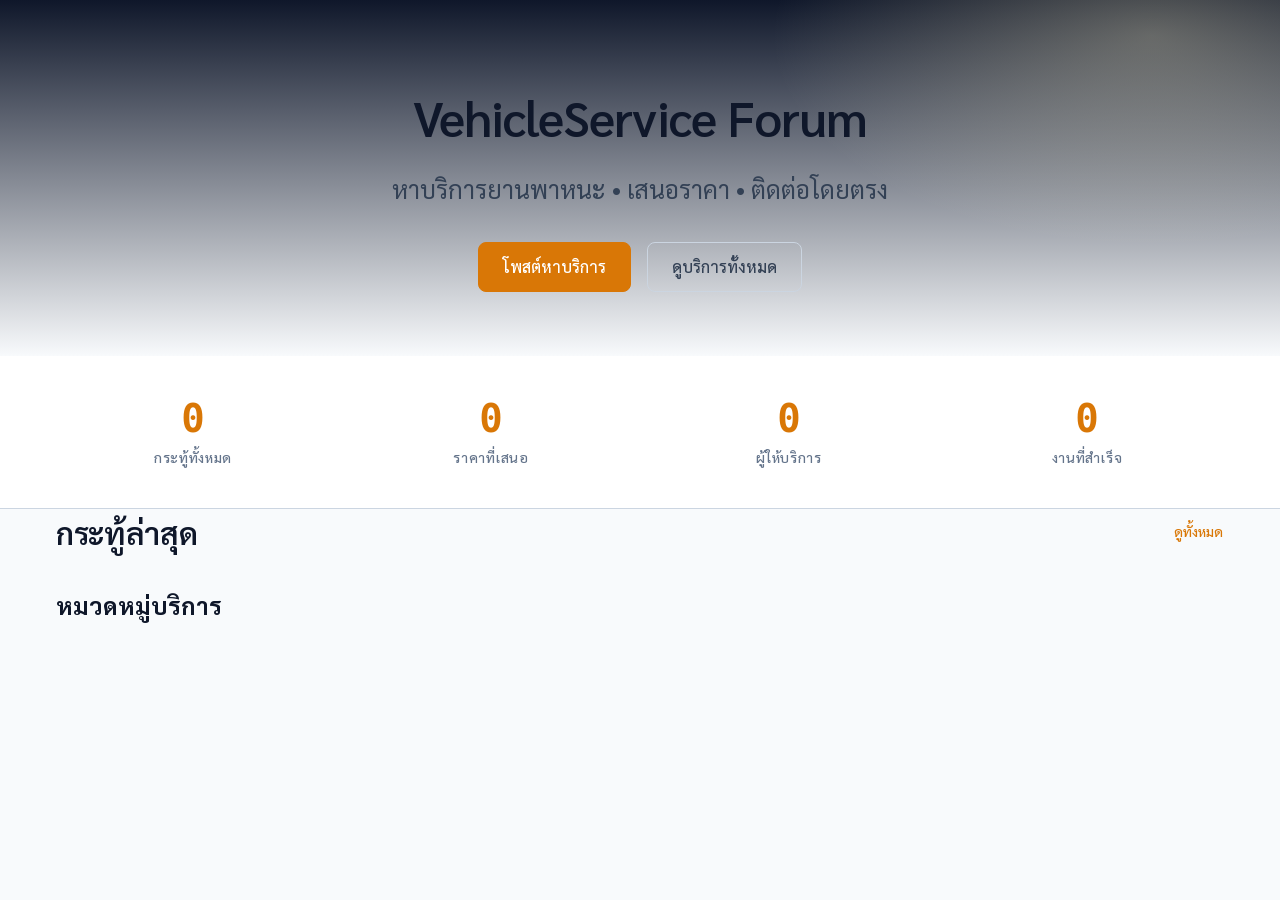
<file: index.html>
<!DOCTYPE html>
<html lang="th">
<head>
  <meta charset="UTF-8">
  <meta name="viewport" content="width=device-width, initial-scale=1.0">
  <title>VehicleService Forum - หาบริการยานพาหนะ</title>
  <link rel="preconnect" href="https://fonts.googleapis.com">
  <link rel="preconnect" href="https://fonts.gstatic.com" crossorigin>
  <link href="https://fonts.googleapis.com/css2?family=Sarabun:wght@300;400;500;600;700&display=swap" rel="stylesheet">
  <link rel="stylesheet" href="/css/main.css">
  <script type="importmap" src="/importmap.json"></script>
</head>
<body>
  <div id="app">
    <!-- Header will be injected here -->
    <header id="site-header"></header>

    <main id="main-content">
      <!-- Hero Section -->
      <section class="hero">
        <div class="container">
          <h1>VehicleService Forum</h1>
          <p class="hero-tagline">หาบริการยานพาหนะ • เสนอราคา • ติดต่อโดยตรง</p>
          <div class="hero-actions">
            <a href="/pages/create-post.html" class="btn btn-primary btn-lg" id="hero-create-post">โพสต์หาบริการ</a>
            <a href="/pages/browse.html" class="btn btn-outline btn-lg">ดูบริการทั้งหมด</a>
          </div>
        </div>
      </section>

      <!-- Stats Bar -->
      <section class="stats-bar">
        <div class="container">
          <div class="stat">
            <span class="stat-value" id="stat-posts">0</span>
            <span class="stat-label">กระทู้ทั้งหมด</span>
          </div>
          <div class="stat">
            <span class="stat-value" id="stat-bids">0</span>
            <span class="stat-label">ราคาที่เสนอ</span>
          </div>
          <div class="stat">
            <span class="stat-value" id="stat-providers">0</span>
            <span class="stat-label">ผู้ให้บริการ</span>
          </div>
          <div class="stat">
            <span class="stat-value" id="stat-completed">0</span>
            <span class="stat-label">งานที่สำเร็จ</span>
          </div>
        </div>
      </section>

      <!-- Featured Posts -->
      <section class="featured-section">
        <div class="container">
          <div class="section-header">
            <h2>กระทู้ล่าสุด</h2>
            <a href="/pages/browse.html" class="btn btn-link">ดูทั้งหมด</a>
          </div>
          <div class="posts-grid" id="featured-posts">
            <!-- Posts will be loaded here -->
          </div>
        </div>
      </section>

      <!-- Categories -->
      <section class="categories-section">
        <div class="container">
          <h2>หมวดหมู่บริการ</h2>
          <div class="categories-grid" id="categories-grid">
            <!-- Categories will be loaded here -->
          </div>
        </div>
      </section>
    </main>

    <!-- Footer will be injected here -->
    <footer id="site-footer"></footer>
  </div>

  <script type="module" src="/js/app.js"></script>
</body>
</html>
</file>
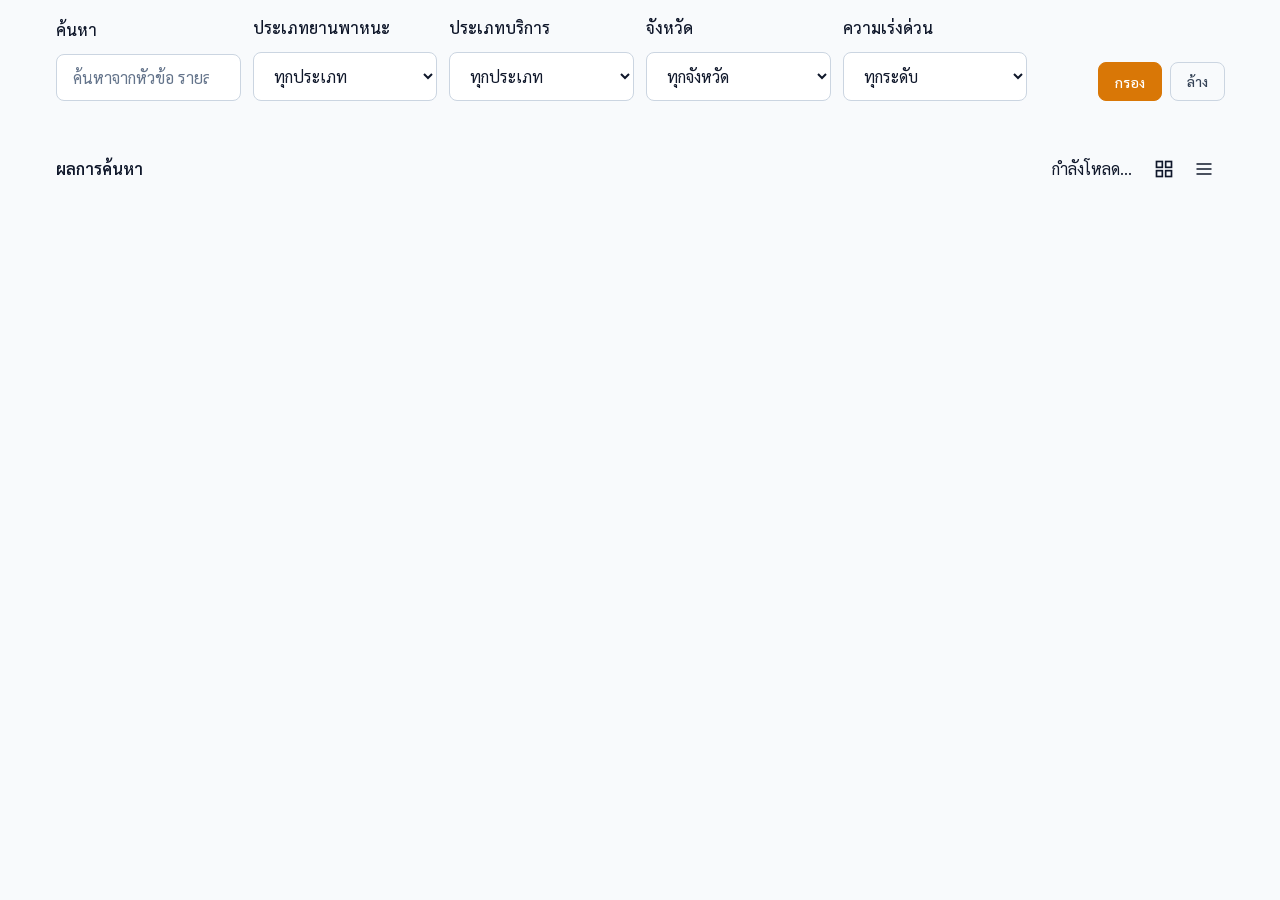
<file: pages/browse.html>
<!DOCTYPE html>
<html lang="th">
<head>
  <meta charset="UTF-8">
  <meta name="viewport" content="width=device-width, initial-scale=1.0">
  <title>ดูบริการทั้งหมด - VehicleService Forum</title>
  <link rel="preconnect" href="https://fonts.googleapis.com">
  <link rel="preconnect" href="https://fonts.gstatic.com" crossorigin>
  <link href="https://fonts.googleapis.com/css2?family=Sarabun:wght@300;400;500;600;700&display=swap" rel="stylesheet">
  <link rel="stylesheet" href="/css/main.css">
  <script type="importmap" src="/importmap.json"></script>
</head>
<body>
  <div id="app">
    <header id="site-header"></header>

    <main id="main-content">
      <!-- Filter Bar -->
      <section class="filter-bar">
        <div class="container">
          <form id="filter-form" class="filter-form">
            <div class="filter-row">
              <div class="filter-group">
                <label class="form-label" for="search">ค้นหา</label>
                <input type="search" id="search" name="search" class="form-input" placeholder="ค้นหาจากหัวข้อ รายละเอียด...">
              </div>

              <div class="filter-group">
                <label class="form-label" for="vehicle_type">ประเภทยานพาหนะ</label>
                <select id="vehicle_type" name="vehicle_type" class="form-select">
                  <option value="">ทุกประเภท</option>
                </select>
              </div>

              <div class="filter-group">
                <label class="form-label" for="service_type">ประเภทบริการ</label>
                <select id="service_type" name="service_type" class="form-select">
                  <option value="">ทุกประเภท</option>
                </select>
              </div>

              <div class="filter-group">
                <label class="form-label" for="province">จังหวัด</label>
                <select id="province" name="province" class="form-select">
                  <option value="">ทุกจังหวัด</option>
                </select>
              </div>

              <div class="filter-group">
                <label class="form-label" for="urgency">ความเร่งด่วน</label>
                <select id="urgency" name="urgency" class="form-select">
                  <option value="">ทุกระดับ</option>
                </select>
              </div>

              <div class="filter-group filter-actions">
                <label class="form-label" style="visibility: hidden;">Actions</label>
                <div style="display: flex; gap: var(--space-2);">
                  <button type="submit" class="btn btn-primary">กรอง</button>
                  <a href="/pages/browse.html" class="btn btn-outline">ล้าง</a>
                </div>
              </div>
            </div>

            <div class="filter-row filter-row-secondary">
              <div class="filter-group">
                <label class="form-label" for="sort">เรียงตาม</label>
                <select id="sort" name="sort" class="form-select">
                  <option value="newest">ล่าสุด</option>
                  <option value="oldest">เก่าสุด</option>
                  <option value="most_bids">ใบเสนอราคามากที่สุด</option>
                  <option value="urgent_first">เร่งด่วนก่อน</option>
                </select>
              </div>

              <div class="filter-group">
                <label class="form-label" for="price_min">ราคาต่ำสุด (บาท)</label>
                <input type="number" id="price_min" name="price_min" class="form-input" placeholder="0" min="0">
              </div>

              <div class="filter-group">
                <label class="form-label" for="price_max">ราคาสูงสุด (บาท)</label>
                <input type="number" id="price_max" name="price_max" class="form-input" placeholder="ไม่จำกัด" min="0">
              </div>

              <div class="filter-group">
                <label class="form-label" for="date_from">ตั้งแต่วันที่</label>
                <input type="date" id="date_from" name="date_from" class="form-input">
              </div>

              <div class="filter-group">
                <label class="form-label" for="date_to">ถึงวันที่</label>
                <input type="date" id="date_to" name="date_to" class="form-input">
              </div>
            </div>
          </form>
        </div>
      </section>

      <!-- Results -->
      <section class="results-section">
        <div class="container">
          <div class="results-header">
            <h2>ผลการค้นหา</h2>
            <div class="results-info">
              <span id="results-count">กำลังโหลด...</span>
              <div class="view-toggle" role="group" aria-label="เปลี่ยนมุมมอง">
                <button type="button" class="view-btn active" data-view="grid" aria-label="มุมมองกริด">
                  <svg width="20" height="20" viewBox="0 0 24 24" fill="none" stroke="currentColor" stroke-width="2">
                    <rect x="3" y="3" width="7" height="7"></rect>
                    <rect x="14" y="3" width="7" height="7"></rect>
                    <rect x="3" y="14" width="7" height="7"></rect>
                    <rect x="14" y="14" width="7" height="7"></rect>
                  </svg>
                </button>
                <button type="button" class="view-btn" data-view="list" aria-label="มุมมองรายการ">
                  <svg width="20" height="20" viewBox="0 0 24 24" fill="none" stroke="currentColor" stroke-width="2">
                    <line x1="3" y1="6" x2="21" y2="6"></line>
                    <line x1="3" y1="12" x2="21" y2="12"></line>
                    <line x1="3" y1="18" x2="21" y2="18"></line>
                  </svg>
                </button>
              </div>
            </div>
          </div>

          <div class="posts-grid" id="posts-grid" role="list">
            <!-- Posts will be loaded here -->
          </div>

          <!-- Pagination -->
          <nav class="pagination" id="pagination" aria-label="การแบ่งหน้า"></nav>
        </div>
      </section>
    </main>

    <footer id="site-footer"></footer>
  </div>

  <script type="module">
    import { initAuth, supabase, showToast, formatTHB, formatRelativeTime, VEHICLE_TYPES, SERVICE_TYPES, URGENCY_LEVELS, THAI_PROVINCES, debounce } from '/js/auth.js';

    let currentPage = 1;
    const PAGE_SIZE = 12;
    let currentView = 'grid';

    document.addEventListener('DOMContentLoaded', async () => {
      await initAuth();

      // Load shared components
      const [headerRes, footerRes] = await Promise.all([
        fetch('/header.html'),
        fetch('/footer.html')
      ]);
      document.getElementById('site-header').innerHTML = await headerRes.text();
      document.getElementById('site-footer').innerHTML = await footerRes.text();

      // Initialize filter dropdowns
      initFilterDropdowns();

      // Load posts
      await loadPosts();

      // Event listeners
      document.getElementById('filter-form').addEventListener('submit', (e) => {
        e.preventDefault();
        currentPage = 1;
        loadPosts();
      });

      document.getElementById('sort').addEventListener('change', () => {
        currentPage = 1;
        loadPosts();
      });

      // View toggle
      document.querySelectorAll('.view-btn').forEach(btn => {
        btn.addEventListener('click', () => {
          currentView = btn.dataset.view;
          document.querySelectorAll('.view-btn').forEach(b => b.classList.remove('active'));
          btn.classList.add('active');
          document.getElementById('posts-grid').classList.toggle('list-view', currentView === 'list');
        });
      });

      // Debounced search
      const searchInput = document.getElementById('search');
      searchInput.addEventListener('input', debounce(() => {
        currentPage = 1;
        loadPosts();
      }, 300));
    });

    function initFilterDropdowns() {
      // Vehicle types
      const vehicleSelect = document.getElementById('vehicle_type');
      VEHICLE_TYPES.forEach(v => {
        const opt = document.createElement('option');
        opt.value = v.id;
        opt.textContent = v.name;
        vehicleSelect.appendChild(opt);
      });

      // Service types
      const serviceSelect = document.getElementById('service_type');
      SERVICE_TYPES.forEach(s => {
        const opt = document.createElement('option');
        opt.value = s.id;
        opt.textContent = s.name;
        serviceSelect.appendChild(opt);
      });

      // Provinces
      const provinceSelect = document.getElementById('province');
      THAI_PROVINCES.forEach(p => {
        const opt = document.createElement('option');
        opt.value = p;
        opt.textContent = p;
        provinceSelect.appendChild(opt);
      });

      // Urgency
      const urgencySelect = document.getElementById('urgency');
      URGENCY_LEVELS.forEach(u => {
        const opt = document.createElement('option');
        opt.value = u.id;
        opt.textContent = u.name;
        urgencySelect.appendChild(opt);
      });
    }

    async function loadPosts() {
      const grid = document.getElementById('posts-grid');
      grid.innerHTML = renderSkeletons(6);
      grid.classList.toggle('list-view', currentView === 'list');

      try {
        const params = getFilterParams();
        params.page = currentPage;
        params.limit = PAGE_SIZE;

        // Build Supabase query
        let query = supabase
          .from('posts')
          .select(`
            *,
            user_profiles!inner(full_name, avatar_url, province, district),
            bids(count)
          `, { count: 'exact' })
          .eq('status', 'open')
          .order('created_at', { ascending: false });

        // Apply filters
        if (params.search) {
          query = query.or(`title.ilike.%${params.search}%,description.ilike.%${params.search}%`);
        }
        if (params.vehicle_type) query = query.eq('vehicle_type', params.vehicle_type);
        if (params.service_type) query = query.eq('service_type', params.service_type);
        if (params.province) query = query.eq('user_profiles.province', params.province);
        if (params.urgency) query = query.eq('urgency', params.urgency);
        if (params.price_min) query = query.gte('budget_min', params.price_min);
        if (params.price_max) query = query.lte('budget_max', params.price_max);
        if (params.date_from) query = query.gte('created_at', params.date_from);
        if (params.date_to) query = query.lte('created_at', params.date_to + 'T23:59:59');

        // Pagination
        const from = (currentPage - 1) * PAGE_SIZE;
        const to = from + PAGE_SIZE - 1;
        query = query.range(from, to);

        // Sorting
        switch (params.sort) {
          case 'oldest':
            query = query.order('created_at', { ascending: true });
            break;
          case 'most_bids':
            query = query.order('bids.count', { ascending: false });
            break;
          case 'urgent_first':
            query = query.order('urgency', { ascending: false }).order('created_at', { ascending: false });
            break;
          default:
            query = query.order('created_at', { ascending: false });
        }

        const { data: posts, error, count } = await query;

        if (error) throw error;

        renderPosts(posts || []);
        renderPagination(count || 0);
        updateResultsCount(count || 0);
      } catch (err) {
        console.error('Load posts error:', err);
        grid.innerHTML = `
          <div class="empty-state">
            <svg class="empty-state-icon" viewBox="0 0 24 24" fill="none" stroke="currentColor" stroke-width="1.5">
              <circle cx="12" cy="12" r="10"></circle>
              <line x1="12" y1="8" x2="12" y2="12"></line>
              <line x1="12" y1="16" x2="12.01" y2="16"></line>
            </svg>
            <h3 class="empty-state-title">ไม่สามารถโหลดข้อมูลได้</h3>
            <p class="empty-state-message">${err.message}</p>
            <button class="btn btn-primary" onclick="loadPosts()">ลองใหม่</button>
          </div>
        `;
      }
    }

    function getFilterParams() {
      const form = document.getElementById('filter-form');
      const formData = new FormData(form);
      const params = {};

      for (const [key, value] of formData.entries()) {
        if (value) params[key] = value;
      }

      return params;
    }

    function renderPosts(posts) {
      const grid = document.getElementById('posts-grid');

      if (posts.length === 0) {
        grid.innerHTML = `
          <div class="empty-state" style="grid-column: 1 / -1;">
            <svg class="empty-state-icon" viewBox="0 0 24 24" fill="none" stroke="currentColor" stroke-width="1.5">
              <circle cx="11" cy="11" r="8"></circle>
              <line x1="21" y1="21" x2="16.65" y2="16.65"></line>
            </svg>
            <h3 class="empty-state-title">ไม่พบกระทู้ที่ตรงตามเงื่อนไข</h3>
            <p class="empty-state-message">ลองปรับเงื่อนไขการค้นหาหรือกรองใหม่</p>
          </div>
        `;
        return;
      }

      grid.innerHTML = posts.map(post => renderPostCard(post)).join('');
    }

    function renderPostCard(post) {
      const vehicle = VEHICLE_TYPES.find(v => v.id === post.vehicle_type) || { name: post.vehicle_type };
      const service = SERVICE_TYPES.find(s => s.id === post.service_type) || { name: post.service_type };
      const urgency = URGENCY_LEVELS.find(u => u.id === post.urgency) || { name: post.urgency, color: 'var(--color-info)' };
      const bidCount = post.bids?.[0]?.count || 0;
      const author = post.user_profiles;
      const imageUrl = post.images?.[0] || null;

      const categoryLabel = `${vehicle.name} • ${service.name}`;

      return `
        <article class="post-card" role="listitem">
          ${imageUrl ? `
            <a href="/pages/post.html?id=${post.id}" class="post-card-image-link">
              <img src="${imageUrl}" alt="" class="post-card-image" loading="lazy">
            </a>
          ` : `
            <a href="/pages/post.html?id=${post.id}" class="post-card-image-link">
              <div class="post-card-image" style="display:flex;align-items:center;justify-content:center;color:var(--color-text-muted);">
                <svg width="48" height="48" viewBox="0 0 24 24" fill="none" stroke="currentColor" stroke-width="1.5">
                  <rect x="3" y="3" width="18" height="18" rx="2" ry="2"></rect>
                  <circle cx="8.5" cy="8.5" r="1.5"></circle>
                  <polyline points="21 15 16 10 5 21"></polyline>
                </svg>
              </div>
            </a>
          `}
          <div class="post-card-content">
            <div class="post-card-meta">
              <span class="post-card-category">${categoryLabel}</span>
              <span class="badge" style="background: ${urgency.color}; color: white;">${urgency.name}</span>
              <span>${formatRelativeTime(post.created_at)}</span>
            </div>
            <h3 class="post-card-title">
              <a href="/pages/post.html?id=${post.id}" style="color: inherit; text-decoration: none;">${escapeHtml(post.title)}</a>
            </h3>
            <p class="post-card-excerpt">${escapeHtml(post.description?.substring(0, 120) || '')}...</p>
            <div class="post-card-footer">
              <div class="post-card-author">
                <span class="post-card-author-avatar">${author?.full_name?.[0]?.toUpperCase() || 'U'}</span>
                <span class="post-card-author-name">${escapeHtml(author?.full_name || 'ผู้ใช้')}</span>
              </div>
              <div class="post-card-stats">
                <span class="post-card-stat">
                  <svg viewBox="0 0 24 24" fill="none" stroke="currentColor" stroke-width="2">
                    <path d="M21 15V5a2 2 0 0 0-2-2H9a2 2 0 0 0-2 2v10"></path>
                    <path d="M3 19h18"></path>
                    <path d="M7 19v-6a2 2 0 0 1 2-2h6a2 2 0 0 1 2 2v6"></path>
                  </svg>
                  ${bidCount}
                </span>
                <span class="post-card-stat">
                  <svg viewBox="0 0 24 24" fill="none" stroke="currentColor" stroke-width="2">
                    <path d="M21 10c0 7-9 13-9 13s-9-6-9-13a9 9 0 0 1 18 0z"></path>
                    <circle cx="12" cy="10" r="3"></circle>
                  </svg>
                  ${author?.district ? `${author.district}, ${author.province}` : author?.province || 'ไม่ระบุ'}
                </span>
              </div>
            </div>
          </div>
        </article>
      `;
    }

    function renderSkeletons(count) {
      return Array(count).fill(0).map(() => `
        <article class="post-card skeleton-card">
          <div class="skeleton skeleton-image"></div>
          <div class="post-card-content">
            <div class="post-card-meta">
              <div class="skeleton skeleton-text" style="width: 120px; height: 24px;"></div>
              <div class="skeleton skeleton-text" style="width: 60px; height: 24px;"></div>
            </div>
            <div class="skeleton skeleton-title"></div>
            <div class="skeleton skeleton-text"></div>
            <div class="skeleton skeleton-text" style="width: 80%;"></div>
            <div class="post-card-footer">
              <div class="skeleton skeleton-text" style="width: 100px; height: 28px; border-radius: 50%;"></div>
              <div class="skeleton skeleton-text" style="width: 150px; height: 16px;"></div>
            </div>
          </div>
        </article>
      `).join('');
    }

    function renderPagination(total) {
      const pagination = document.getElementById('pagination');
      const totalPages = Math.ceil(total / PAGE_SIZE);

      if (totalPages <= 1) {
        pagination.innerHTML = '';
        return;
      }

      let html = '';

      // Previous
      html += `<button class="pagination-btn" ${currentPage === 1 ? 'disabled' : ''} data-page="${currentPage - 1}" aria-label="หน้าก่อนหน้า">
        <svg width="16" height="16" viewBox="0 0 24 24" fill="none" stroke="currentColor" stroke-width="2">
          <polyline points="15 18 9 12 15 6"></polyline>
        </svg>
      </button>`;

      // Page numbers
      let startPage = Math.max(1, currentPage - 2);
      let endPage = Math.min(totalPages, startPage + 4);
      if (endPage - startPage < 4) startPage = Math.max(1, endPage - 4);

      if (startPage > 1) {
        html += `<button class="pagination-btn" data-page="1">1</button>`;
        if (startPage > 2) html += `<span class="pagination-ellipsis">...</span>`;
      }

      for (let i = startPage; i <= endPage; i++) {
        html += `<button class="pagination-btn ${i === currentPage ? 'active' : ''}" data-page="${i}">${i}</button>`;
      }

      if (endPage < totalPages) {
        if (endPage < totalPages - 1) html += `<span class="pagination-ellipsis">...</span>`;
        html += `<button class="pagination-btn" data-page="${totalPages}">${totalPages}</button>`;
      }

      // Next
      html += `<button class="pagination-btn" ${currentPage === totalPages ? 'disabled' : ''} data-page="${currentPage + 1}" aria-label="หน้าถัดไป">
        <svg width="16" height="16" viewBox="0 0 24 24" fill="none" stroke="currentColor" stroke-width="2">
          <polyline points="9 18 15 12 9 6"></polyline>
        </svg>
      </button>`;

      pagination.innerHTML = html;

      pagination.querySelectorAll('.pagination-btn[data-page]').forEach(btn => {
        btn.addEventListener('click', () => {
          const page = parseInt(btn.dataset.page);
          if (page !== currentPage && page >= 1 && page <= totalPages) {
            currentPage = page;
            loadPosts();
            window.scrollTo({ top: 0, behavior: 'smooth' });
          }
        });
      });
    }

    function updateResultsCount(count) {
      document.getElementById('results-count').textContent =
        `พบ ${count} รายการ • หน้า ${currentPage} จาก ${Math.ceil(count / PAGE_SIZE) || 1}`;
    }

    function escapeHtml(text) {
      const div = document.createElement('div');
      div.textContent = text;
      return div.innerHTML;
    }
  </script>

  <style>
    /* Additional styles for browse page */
    .filter-bar {
      background: var(--color-bg-card);
      border-bottom: 1px solid var(--color-border);
      padding: var(--space-4) 0;
    }

    .filter-form {
      display: flex;
      flex-direction: column;
      gap: var(--space-4);
    }

    .filter-row {
      display: grid;
      grid-template-columns: repeat(auto-fit, minmax(180px, 1fr));
      gap: var(--space-3);
      align-items: end;
    }

    .filter-row-secondary {
      display: none;
    }

    .filter-row-secondary.expanded {
      display: grid;
    }

    .filter-group {
      display: flex;
      flex-direction: column;
      gap: var(--space-1);
    }

    .filter-group .form-label {
      font-size: var(--font-size-xs);
      font-weight: var(--font-weight-medium);
    }

    .filter-actions {
      flex-direction: row !important;
      align-items: end;
    }

    .results-section {
      padding: var(--space-8) 0;
    }

    .results-header {
      display: flex;
      align-items: center;
      justify-content: space-between;
      flex-wrap: wrap;
      gap: var(--space-4);
      margin-bottom: var(--space-6);
    }

    .results-header h2 {
      font-size: var(--font-size-xl);
      font-weight: var(--font-weight-semibold);
    }

    .results-info {
      display: flex;
      align-items: center;
      gap: var(--space-3);
      font-size: var(--font-size-sm);
      color: var(--color-text-secondary);
    }

    .view-toggle {
      display: flex;
      border: 1px solid var(--color-border);
      border-radius: var(--radius-md);
      overflow: hidden;
    }

    .view-btn {
      display: flex;
      align-items: center;
      justify-content: center;
      width: 40px;
      height: 40px;
      background: var(--color-bg-card);
      color: var(--color-text-secondary);
      border: none;
      transition: all var(--transition-fast);
    }

    .view-btn:hover {
      background: var(--color-bg-hover);
      color: var(--color-primary);
    }

    .view-btn.active {
      background: var(--color-primary);
      color: var(--color-text-inverse);
    }

    .posts-grid.list-view {
      grid-template-columns: 1fr;
    }

    .posts-grid.list-view .post-card {
      display: grid;
      grid-template-columns: 200px 1fr;
      align-items: start;
    }

    .posts-grid.list-view .post-card-image-link {
      aspect-ratio: 4/3;
    }

    .posts-grid.list-view .post-card-content {
      padding: var(--space-6);
    }

    @media (max-width: 767px) {
      .posts-grid.list-view .post-card {
        grid-template-columns: 1fr;
      }
      .posts-grid.list-view .post-card-image-link {
        aspect-ratio: 16/9;
      }
    }

    .skeleton-card {
      pointer-events: none;
    }

    .post-card-image-link {
      display: block;
      text-decoration: none;
    }
  </style>
</body>
</html>
</file>
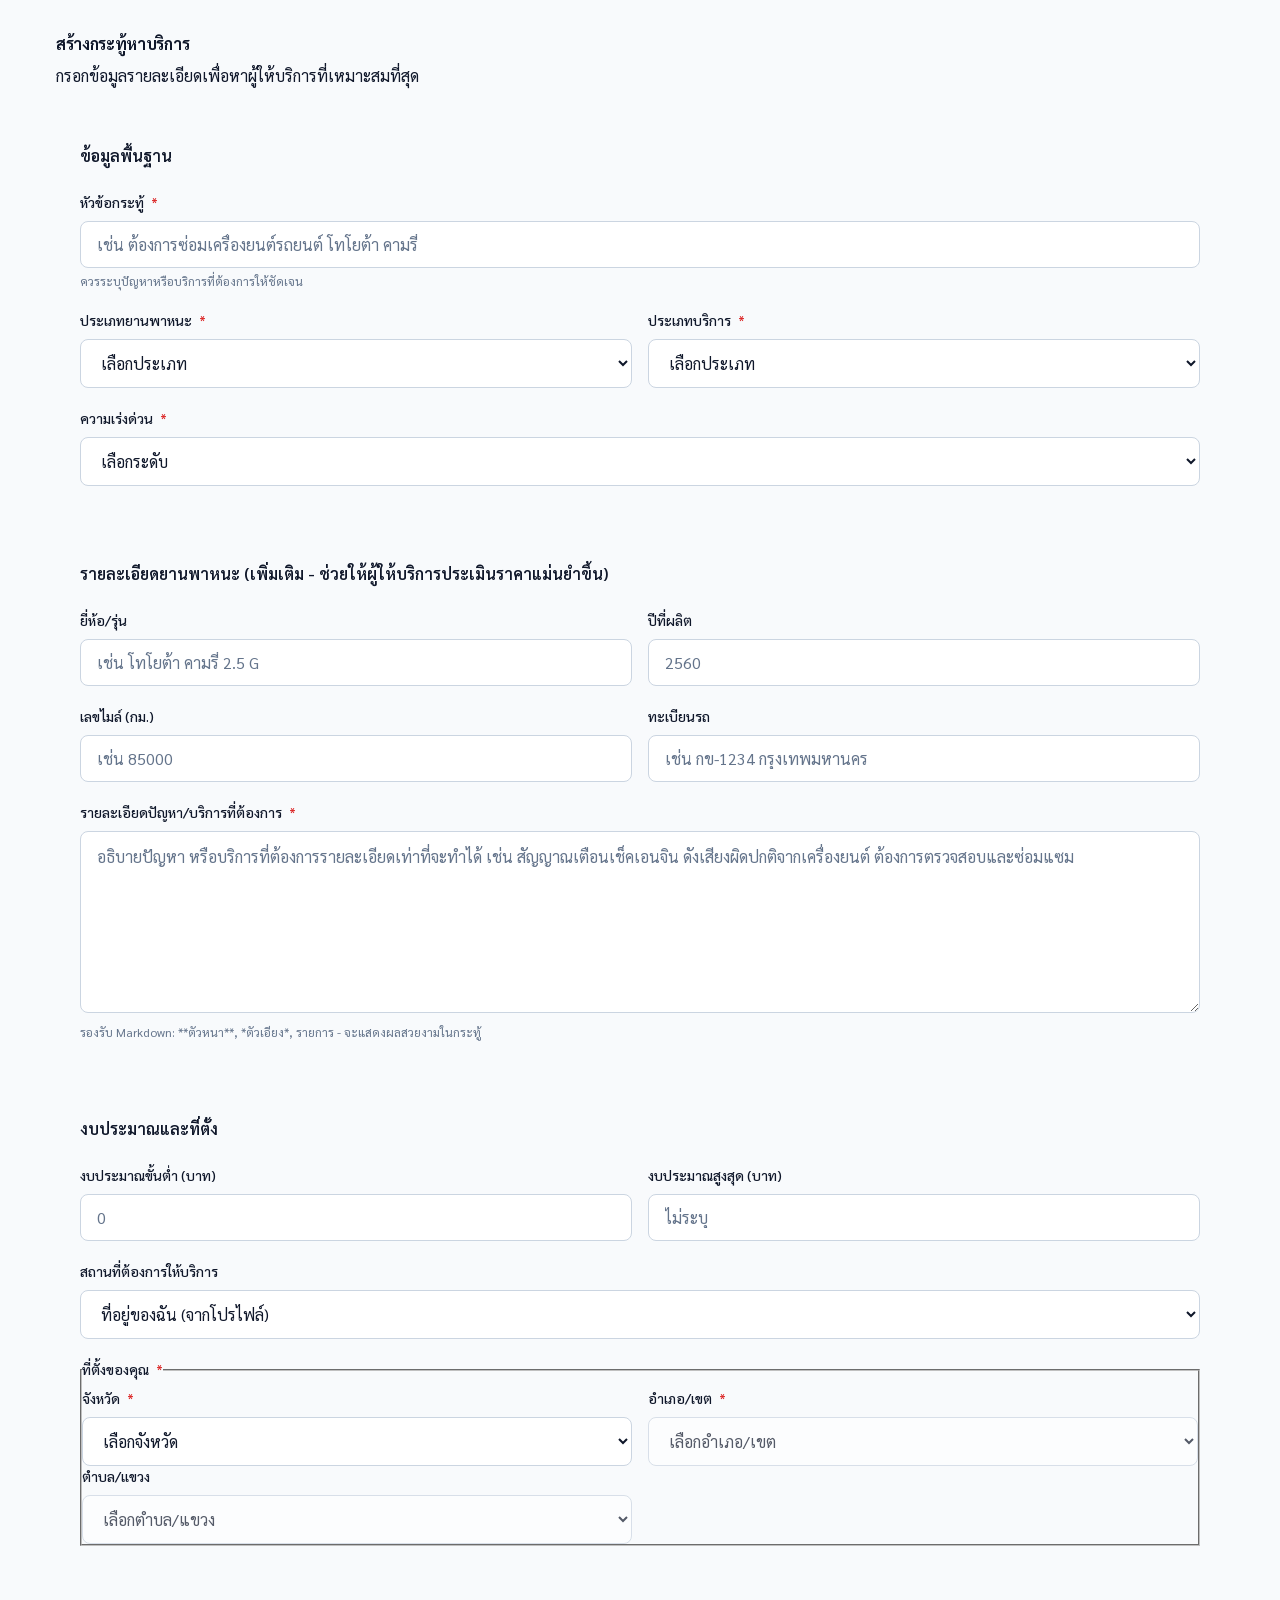
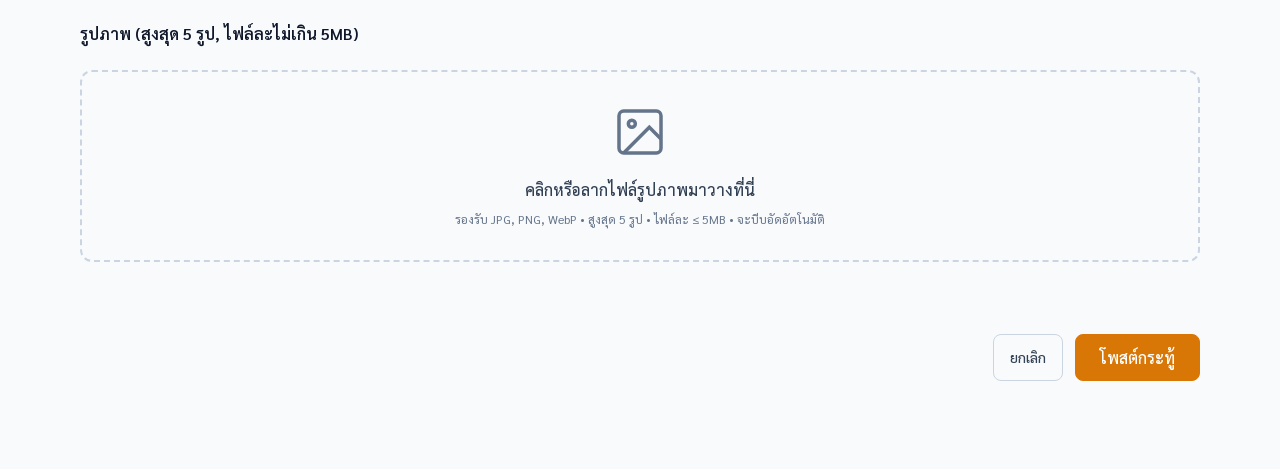
<file: pages/create-post.html>
<!DOCTYPE html>
<html lang="th">
<head>
  <meta charset="UTF-8">
  <meta name="viewport" content="width=device-width, initial-scale=1.0">
  <title>โพสต์หาบริการ - VehicleService Forum</title>
  <link rel="preconnect" href="https://fonts.googleapis.com">
  <link rel="preconnect" href="https://fonts.gstatic.com" crossorigin>
  <link href="https://fonts.googleapis.com/css2?family=Sarabun:wght@300;400;500;600;700&display=swap" rel="stylesheet">
  <link rel="stylesheet" href="/css/main.css">
  <script type="importmap" src="/importmap.json"></script>
</head>
<body>
  <div id="app">
    <header id="site-header"></header>

    <main id="main-content" class="create-post-page">
      <div class="container">
        <div class="page-header">
          <h1>สร้างกระทู้หาบริการ</h1>
          <p>กรอกข้อมูลรายละเอียดเพื่อหาผู้ให้บริการที่เหมาะสมที่สุด</p>
        </div>

        <form id="create-post-form" class="create-post-form" novalidate>
          <!-- Basic Info -->
          <fieldset class="form-section">
            <legend class="section-legend">ข้อมูลพื้นฐาน</legend>

            <div class="form-group">
              <label class="form-label" for="title">หัวข้อกระทู้ <span class="required">*</span></label>
              <input type="text" id="title" name="title" class="form-input" placeholder="เช่น ต้องการซ่อมเครื่องยนต์รถยนต์ โทโยต้า คามรี่" required maxlength="120">
              <span class="form-help">ควรระบุปัญหาหรือบริการที่ต้องการให้ชัดเจน</span>
            </div>

            <div class="form-row">
              <div class="form-group">
                <label class="form-label" for="vehicle_type">ประเภทยานพาหนะ <span class="required">*</span></label>
                <select id="vehicle_type" name="vehicle_type" class="form-select" required>
                  <option value="">เลือกประเภท</option>
                </select>
              </div>

              <div class="form-group">
                <label class="form-label" for="service_type">ประเภทบริการ <span class="required">*</span></label>
                <select id="service_type" name="service_type" class="form-select" required>
                  <option value="">เลือกประเภท</option>
                </select>
              </div>
            </div>

            <div class="form-group">
              <label class="form-label" for="urgency">ความเร่งด่วน <span class="required">*</span></label>
              <select id="urgency" name="urgency" class="form-select" required>
                <option value="">เลือกระดับ</option>
              </select>
            </div>
          </fieldset>

          <!-- Vehicle Details -->
          <fieldset class="form-section">
            <legend class="section-legend">รายละเอียดยานพาหนะ (เพิ่มเติม - ช่วยให้ผู้ให้บริการประเมินราคาแม่นยำขึ้น)</legend>

            <div class="form-row">
              <div class="form-group">
                <label class="form-label" for="brand">ยี่ห้อ/รุ่น</label>
                <input type="text" id="brand" name="brand" class="form-input" placeholder="เช่น โทโยต้า คามรี่ 2.5 G">
              </div>

              <div class="form-group">
                <label class="form-label" for="year">ปีที่ผลิต</label>
                <input type="number" id="year" name="year" class="form-input" placeholder="2560" min="2500" max="2570">
              </div>
            </div>

            <div class="form-row">
              <div class="form-group">
                <label class="form-label" for="mileage">เลขไมล์ (กม.)</label>
                <input type="number" id="mileage" name="mileage" class="form-input" placeholder="เช่น 85000" min="0">
              </div>

              <div class="form-group">
                <label class="form-label" for="license_plate">ทะเบียนรถ</label>
                <input type="text" id="license_plate" name="license_plate" class="form-input" placeholder="เช่น กข-1234 กรุงเทพมหานคร">
              </div>
            </div>

            <div class="form-group">
              <label class="form-label" for="description">รายละเอียดปัญหา/บริการที่ต้องการ <span class="required">*</span></label>
              <textarea id="description" name="description" class="form-textarea" placeholder="อธิบายปัญหา หรือบริการที่ต้องการรายละเอียดเท่าที่จะทำได้ เช่น สัญญาณเตือนเช็คเอนจิน ดังเสียงผิดปกติจากเครื่องยนต์ ต้องการตรวจสอบและซ่อมแซม" required rows="6"></textarea>
              <span class="form-help">รองรับ Markdown: **ตัวหนา**, *ตัวเอียง*, รายการ - จะแสดงผลสวยงามในกระทู้</span>
            </div>
          </fieldset>

          <!-- Budget & Location -->
          <fieldset class="form-section">
            <legend class="section-legend">งบประมาณและที่ตั้ง</legend>

            <div class="form-row">
              <div class="form-group">
                <label class="form-label" for="budget_min">งบประมาณขั้นต่ำ (บาท)</label>
                <input type="number" id="budget_min" name="budget_min" class="form-input" placeholder="0" min="0" step="100">
              </div>

              <div class="form-group">
                <label class="form-label" for="budget_max">งบประมาณสูงสุด (บาท)</label>
                <input type="number" id="budget_max" name="budget_max" class="form-input" placeholder="ไม่ระบุ" min="0" step="100">
              </div>
            </div>

            <div class="form-group">
              <label class="form-label" for="preferred_location">สถานที่ต้องการให้บริการ</label>
              <select id="preferred_location" name="preferred_location" class="form-select">
                <option value="my_location">ที่อยู่ของฉัน (จากโปรไฟล์)</option>
                <option value="provider_location">สถานที่ของผู้ให้บริการ</option>
                <option value="other">สถานที่อื่น (ระบุในรายละเอียด)</option>
              </select>
            </div>

            <fieldset class="form-group">
              <legend class="form-label">ที่ตั้งของคุณ <span class="required">*</span></legend>
              <div class="form-row">
                <div>
                  <label class="form-label" for="province">จังหวัด <span class="required">*</span></label>
                  <select id="province" name="province" class="form-select" required>
                    <option value="">เลือกจังหวัด</option>
                  </select>
                </div>
                <div>
                  <label class="form-label" for="district">อำเภอ/เขต <span class="required">*</span></label>
                  <select id="district" name="district" class="form-select" required disabled>
                    <option value="">เลือกอำเภอ/เขต</option>
                  </select>
                </div>
              </div>
              <div class="form-row">
                <div>
                  <label class="form-label" for="subdistrict">ตำบล/แขวง</label>
                  <select id="subdistrict" name="subdistrict" class="form-select" disabled>
                    <option value="">เลือกตำบล/แขวง</option>
                  </select>
                </div>
              </div>
            </fieldset>
          </fieldset>

          <!-- Images -->
          <fieldset class="form-section">
            <legend class="section-legend">รูปภาพ (สูงสุด 5 รูป, ไฟล์ละไม่เกิน 5MB)</legend>

            <div class="image-upload" id="image-upload">
              <input type="file" id="images" name="images" accept="image/*" multiple hidden>
              <svg class="image-upload-icon" viewBox="0 0 24 24" fill="none" stroke="currentColor" stroke-width="1.5" aria-hidden="true">
                <rect x="3" y="3" width="18" height="18" rx="2" ry="2"></rect>
                <circle cx="8.5" cy="8.5" r="1.5"></circle>
                <polyline points="21 15 16 10 5 21"></polyline>
              </svg>
              <p class="image-upload-text">คลิกหรือลากไฟล์รูปภาพมาวางที่นี่</p>
              <p class="image-upload-hint">รองรับ JPG, PNG, WebP • สูงสุด 5 รูป • ไฟล์ละ ≤ 5MB • จะบีบอัดอัตโนมัติ</p>
            </div>

            <div class="image-previews" id="image-previews" role="list" aria-label="ภาพที่เลือก"></div>
          </fieldset>

          <!-- Submit -->
          <div class="form-actions">
            <a href="/pages/browse.html" class="btn btn-outline">ยกเลิก</a>
            <button type="submit" class="btn btn-primary btn-lg" id="submit-btn">โพสต์กระทู้</button>
          </div>
        </form>
      </div>
    </main>

    <footer id="site-footer"></footer>
  </div>

  <script type="module">
    import { initAuth, supabase, showToast, isAuthenticated, THAI_PROVINCES, THAI_DISTRICTS, THAI_SUBDISTRICTS, VEHICLE_TYPES, SERVICE_TYPES, URGENCY_LEVELS } from '/js/auth.js';

    let selectedFiles = [];

    document.addEventListener('DOMContentLoaded', async () => {
      await initAuth();

      // Check auth
      if (!isAuthenticated()) {
        showToast('กรุณาเข้าสู่ระบบก่อน', 'warning');
        setTimeout(() => {
          window.location.href = '/pages/login.html?redirect=' + encodeURIComponent(window.location.href);
        }, 1500);
        return;
      }

      // Load shared components
      const [headerRes, footerRes] = await Promise.all([
        fetch('/header.html'),
        fetch('/footer.html')
      ]);
      document.getElementById('site-header').innerHTML = await headerRes.text();
      document.getElementById('site-footer').innerHTML = await footerRes.text();

      // Initialize dropdowns
      initDropdowns();
      initLocationDropdowns();
      initImageUpload();

      // Form submit
      document.getElementById('create-post-form').addEventListener('submit', handleSubmit);

      // Load user profile for default location
      loadUserLocation();
    });

    function initDropdowns() {
      // Vehicle types
      const vehicleSelect = document.getElementById('vehicle_type');
      VEHICLE_TYPES.forEach(v => {
        const opt = document.createElement('option');
        opt.value = v.id;
        opt.textContent = v.name;
        vehicleSelect.appendChild(opt);
      });

      // Service types
      const serviceSelect = document.getElementById('service_type');
      SERVICE_TYPES.forEach(s => {
        const opt = document.createElement('option');
        opt.value = s.id;
        opt.textContent = s.name;
        serviceSelect.appendChild(opt);
      });

      // Urgency
      const urgencySelect = document.getElementById('urgency');
      URGENCY_LEVELS.forEach(u => {
        const opt = document.createElement('option');
        opt.value = u.id;
        opt.textContent = u.name;
        urgencySelect.appendChild(opt);
      });
    }

    function initLocationDropdowns() {
      const provinceSelect = document.getElementById('province');
      const districtSelect = document.getElementById('district');
      const subdistrictSelect = document.getElementById('subdistrict');

      THAI_PROVINCES.forEach(p => {
        const opt = document.createElement('option');
        opt.value = p;
        opt.textContent = p;
        provinceSelect.appendChild(opt);
      });

      provinceSelect.addEventListener('change', () => {
        const province = provinceSelect.value;
        districtSelect.innerHTML = '<option value="">เลือกอำเภอ/เขต</option>';
        districtSelect.disabled = !province;
        subdistrictSelect.innerHTML = '<option value="">เลือกตำบล/แขวง</option>';
        subdistrictSelect.disabled = true;

        if (province && THAI_DISTRICTS[province]) {
          THAI_DISTRICTS[province].forEach(d => {
            const opt = document.createElement('option');
            opt.value = d;
            opt.textContent = d;
            districtSelect.appendChild(opt);
          });
        }
      });

      districtSelect.addEventListener('change', () => {
        const province = provinceSelect.value;
        const district = districtSelect.value;
        subdistrictSelect.innerHTML = '<option value="">เลือกตำบล/แขวง</option>';
        subdistrictSelect.disabled = !district;

        if (district && THAI_SUBDISTRICTS[province]?.[district]) {
          THAI_SUBDISTRICTS[province][district].forEach(s => {
            const opt = document.createElement('option');
            opt.value = s;
            opt.textContent = s;
            subdistrictSelect.appendChild(opt);
          });
        }
      });
    }

    async function loadUserLocation() {
      const { data: { user } } = await supabase.auth.getUser();
      if (!user) return;

      const { data: profile } = await supabase
        .from('user_profiles')
        .select('province, district, subdistrict')
        .eq('id', user.id)
        .single();

      if (profile) {
        if (profile.province) {
          document.getElementById('province').value = profile.province;
          document.getElementById('province').dispatchEvent(new Event('change'));

          setTimeout(() => {
            if (profile.district) {
              document.getElementById('district').value = profile.district;
              document.getElementById('district').dispatchEvent(new Event('change'));

              setTimeout(() => {
                if (profile.subdistrict) {
                  document.getElementById('subdistrict').value = profile.subdistrict;
                }
              }, 100);
            }
          }, 100);
        }
      }
    }

    function initImageUpload() {
      const uploadArea = document.getElementById('image-upload');
      const fileInput = document.getElementById('images');
      const previews = document.getElementById('image-previews');

      // Click to open file dialog
      uploadArea.addEventListener('click', () => fileInput.click());

      // Drag and drop
      uploadArea.addEventListener('dragover', (e) => {
        e.preventDefault();
        uploadArea.classList.add('drag-over');
      });

      uploadArea.addEventListener('dragleave', () => {
        uploadArea.classList.remove('drag-over');
      });

      uploadArea.addEventListener('drop', (e) => {
        e.preventDefault();
        uploadArea.classList.remove('drag-over');
        handleFiles(e.dataTransfer.files);
      });

      // File input change
      fileInput.addEventListener('change', (e) => {
        handleFiles(e.target.files);
        fileInput.value = ''; // Reset to allow same file again
      });

      function handleFiles(files) {
        const validFiles = Array.from(files).filter(file => {
          if (!file.type.startsWith('image/')) {
            showToast(`"${file.name}" ไม่ใช่ไฟล์รูปภาพ`, 'error');
            return false;
          }
          if (file.size > 5 * 1024 * 1024) {
            showToast(`"${file.name}" ขนาดใหญ่เกิน 5MB`, 'error');
            return false;
          }
          return true;
        });

        if (selectedFiles.length + validFiles.length > 5) {
          showToast('อัปโหลดได้สูงสุด 5 รูป', 'error');
          return;
        }

        validFiles.forEach(file => {
          selectedFiles.push(file);
          renderPreview(file);
        });
      }

      function renderPreview(file) {
        const reader = new FileReader();
        reader.onload = (e) => {
          const idx = selectedFiles.length - 1;
          const div = document.createElement('div');
          div.className = 'image-preview';
          div.dataset.index = idx;
          div.innerHTML = `
            <img src="${e.target.result}" alt="Preview">
            <button type="button" class="image-preview-remove" aria-label="ลบรูป">
              <svg width="14" height="14" viewBox="0 0 24 24" fill="none" stroke="currentColor" stroke-width="2">
                <line x1="18" y1="6" x2="6" y2="18"></line>
                <line x1="6" y1="6" x2="18" y2="18"></line>
              </svg>
            </button>
          `;

          div.querySelector('.image-preview-remove').addEventListener('click', (e) => {
            e.stopPropagation();
            removeImage(idx);
          });

          previews.appendChild(div);
        };
        reader.readAsDataURL(file);
      }

      function removeImage(index) {
        selectedFiles.splice(index, 1);
        // Re-render all previews with correct indices
        previews.innerHTML = '';
        selectedFiles.forEach((file, i) => {
          const reader = new FileReader();
          reader.onload = (e) => {
            const div = document.createElement('div');
            div.className = 'image-preview';
            div.dataset.index = i;
            div.innerHTML = `
              <img src="${e.target.result}" alt="Preview">
              <button type="button" class="image-preview-remove" aria-label="ลบรูป">
                <svg width="14" height="14" viewBox="0 0 24 24" fill="none" stroke="currentColor" stroke-width="2">
                  <line x1="18" y1="6" x2="6" y2="18"></line>
                  <line x1="6" y1="6" x2="18" y2="18"></line>
                </svg>
              </button>
            `;
            div.querySelector('.image-preview-remove').addEventListener('click', (e) => {
              e.stopPropagation();
              removeImage(i);
            });
            previews.appendChild(div);
          };
          reader.readAsDataURL(file);
        });
      }
    }

    async function handleSubmit(e) {
      e.preventDefault();

      const form = e.target;
      const submitBtn = document.getElementById('submit-btn');
      const originalText = submitBtn.textContent;

      // Validate
      if (!validateForm(form)) return;

      submitBtn.disabled = true;
      submitBtn.innerHTML = '<span class="spinner spinner-sm"></span> กำลังโพสต์...';

      try {
        const formData = new FormData(form);
        const { data: { user } } = await supabase.auth.getUser();

        // Upload images first
        let imageUrls = [];
        for (const file of selectedFiles) {
          const url = await uploadImage(file, user.id);
          if (url) imageUrls.push(url);
        }

        // Create post
        const { data: post, error } = await supabase
          .from('posts')
          .insert({
            user_id: user.id,
            title: formData.get('title').trim(),
            description: formData.get('description').trim(),
            vehicle_type: formData.get('vehicle_type'),
            service_type: formData.get('service_type'),
            urgency: formData.get('urgency'),
            brand: formData.get('brand') || null,
            year: formData.get('year') ? parseInt(formData.get('year')) : null,
            mileage: formData.get('mileage') ? parseInt(formData.get('mileage')) : null,
            license_plate: formData.get('license_plate') || null,
            budget_min: formData.get('budget_min') ? parseInt(formData.get('budget_min')) : null,
            budget_max: formData.get('budget_max') ? parseInt(formData.get('budget_max')) : null,
            preferred_location: formData.get('preferred_location'),
            province: formData.get('province'),
            district: formData.get('district'),
            subdistrict: formData.get('subdistrict') || null,
            images: imageUrls,
            status: 'open'
          })
          .select()
          .single();

        if (error) throw error;

        showToast('สร้างกระทู้สำเร็จ!', 'success');
        setTimeout(() => {
          window.location.href = `/pages/post.html?id=${post.id}`;
        }, 1000);
      } catch (err) {
        console.error('Create post error:', err);
        showToast(err.message, 'error');
        submitBtn.disabled = false;
        submitBtn.textContent = originalText;
      }
    }

    async function uploadImage(file, userId) {
      // Compress image to WebP
      const compressedBlob = await compressImage(file);
      if (!compressedBlob) return null;

      const fileName = `${userId}/${Date.now()}.webp`;

      const { error } = await supabase.storage
        .from('post-images')
        .upload(fileName, compressedBlob, {
          contentType: 'image/webp',
          upsert: false
        });

      if (error) {
        console.error('Upload error:', error);
        return null;
      }

      const { data } = supabase.storage
        .from('post-images')
        .getPublicUrl(fileName);

      return data.publicUrl;
    }

    function compressImage(file) {
      return new Promise((resolve) => {
        const img = new Image();
        const canvas = document.createElement('canvas');
        const ctx = canvas.getContext('2d');

        img.onload = () => {
          // Max width 1920px
          const maxWidth = 1920;
          let { width, height } = img;

          if (width > maxWidth) {
            height = (height * maxWidth) / width;
            width = maxWidth;
          }

          canvas.width = width;
          canvas.height = height;
          ctx.drawImage(img, 0, 0, width, height);

          canvas.toBlob((blob) => {
            resolve(blob);
          }, 'image/webp', 0.8);
        };

        img.onerror = () => resolve(null);
        img.src = URL.createObjectURL(file);
      });
    }

    function validateForm(form) {
      const requiredFields = ['title', 'vehicle_type', 'service_type', 'urgency', 'description', 'province', 'district'];

      for (const field of requiredFields) {
        const input = form.querySelector(`[name="${field}"]`);
        if (!input || !input.value.trim()) {
          showToast(`กรุณากรอก${input?.labels?.[0]?.textContent || field}`, 'error');
          input?.focus();
          return false;
        }
      }

      if (selectedFiles.length === 0) {
        // Images are optional, but warn
        if (!confirm('คุณไม่ได้เลือกรูปภาพ ต้องการดำเนินการต่อหรือไม่?')) {
          return false;
        }
      }

      return true;
    }
  </script>

  <style>
    .create-post-page {
      padding: var(--space-8) 0 var(--space-16);
    }

    .page-header {
      margin-bottom: var(--space-8);
    }

    .page-header h1 {
      font-size: var(--font-size-3xl);
      font-weight: var(--font-weight-bold);
      margin-bottom: var(--space-2);
    }

    .page-header p {
      color: var(--color-text-secondary);
      font-size: var(--font-size-lg);
    }

    .create-post-form {
      background: var(--color-bg-card);
      border: 1px solid var(--color-border);
      border-radius: var(--radius-xl);
      padding: var(--space-6);
    }

    .form-section {
      border: none;
      padding: 0;
      margin-bottom: var(--space-8);
      border-bottom: 1px solid var(--color-border);
      padding-bottom: var(--space-6);
    }

    .form-section:last-of-type {
      border-bottom: none;
      margin-bottom: 0;
      padding-bottom: 0;
    }

    .section-legend {
      font-size: var(--font-size-lg);
      font-weight: var(--font-weight-semibold);
      color: var(--color-text);
      margin-bottom: var(--space-4);
      padding-bottom: var(--space-2);
      border-bottom: 2px solid var(--color-primary);
      display: inline-block;
    }

    .form-actions {
      display: flex;
      justify-content: flex-end;
      gap: var(--space-3);
      margin-top: var(--space-8);
      padding-top: var(--space-6);
      border-top: 1px solid var(--color-border);
    }

    @media (max-width: 639px) {
      .create-post-form {
        padding: var(--space-4);
      }
    }
  </style>
</body>
</html>
</file>
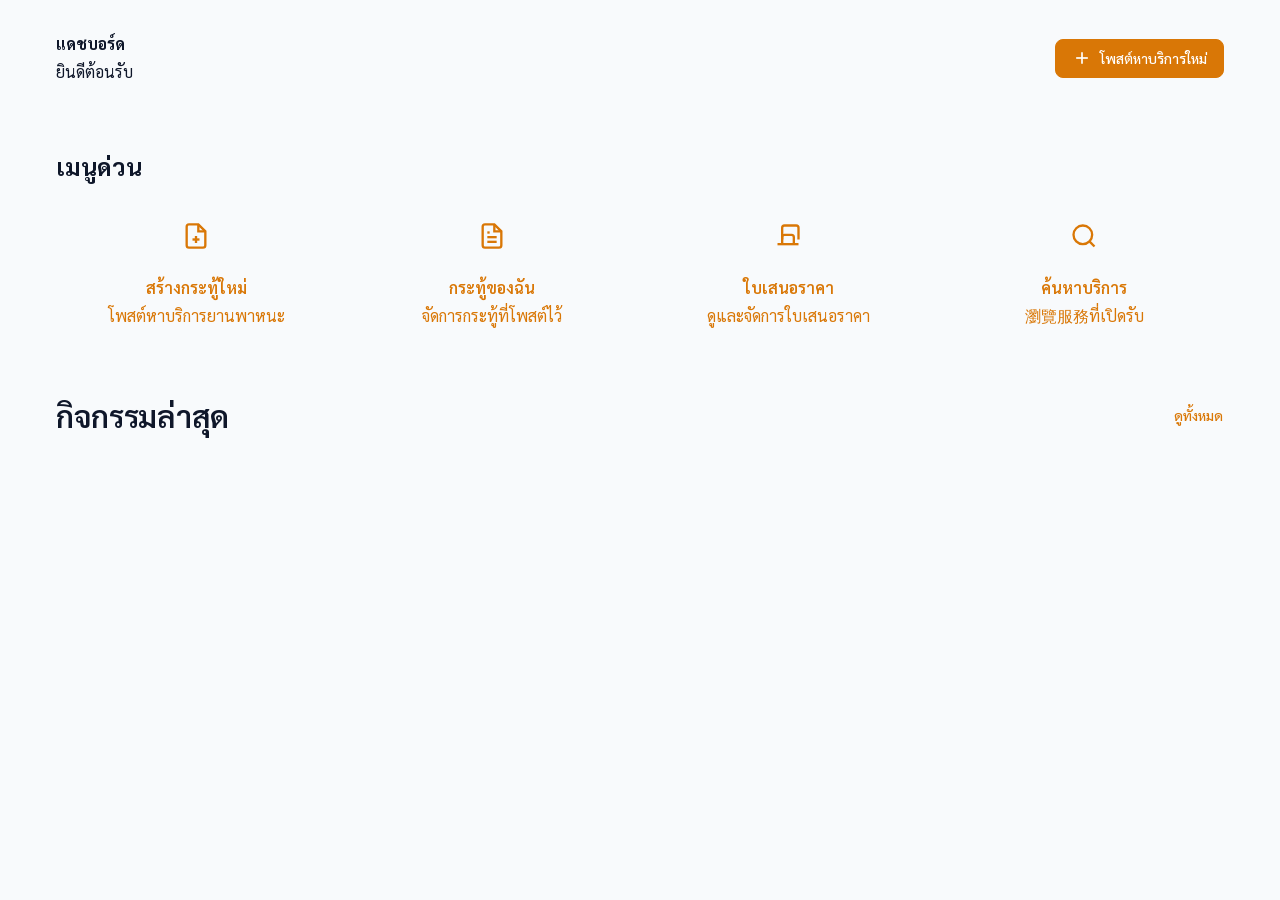
<file: pages/dashboard.html>
<!DOCTYPE html>
<html lang="th">
<head>
  <meta charset="UTF-8">
  <meta name="viewport" content="width=device-width, initial-scale=1.0">
  <title>แดชบอร์ด - VehicleService Forum</title>
  <link rel="preconnect" href="https://fonts.googleapis.com">
  <link rel="preconnect" href="https://fonts.gstatic.com" crossorigin>
  <link href="https://fonts.googleapis.com/css2?family=Sarabun:wght@300;400;500;600;700&display=swap" rel="stylesheet">
  <link rel="stylesheet" href="/css/main.css">
  <script type="importmap" src="/importmap.json"></script>
</head>
<body>
  <div id="app">
    <header id="site-header"></header>

    <main id="main-content" class="dashboard-page">
      <div class="container">
        <div class="dashboard-header">
          <div>
            <h1>แดชบอร์ด</h1>
            <p class="dashboard-subtitle" id="welcome-message">ยินดีต้อนรับ</p>
          </div>
          <a href="/pages/create-post.html" class="btn btn-primary">
            <svg width="20" height="20" viewBox="0 0 24 24" fill="none" stroke="currentColor" stroke-width="2">
              <line x1="12" y1="5" x2="12" y2="19"></line>
              <line x1="5" y1="12" x2="19" y2="12"></line>
            </svg>
            โพสต์หาบริการใหม่
          </a>
        </div>

        <!-- Stats Cards -->
        <div class="stats-grid" id="stats-grid">
          <!-- Stats will be loaded here -->
        </div>

        <!-- Quick Actions -->
        <section class="dashboard-section">
          <h2>เมนูด่วน</h2>
          <div class="quick-actions">
            <a href="/pages/create-post.html" class="action-card">
              <div class="action-icon">
                <svg viewBox="0 0 24 24" fill="none" stroke="currentColor" stroke-width="2">
                  <path d="M14 2H6a2 2 0 0 0-2 2v16a2 2 0 0 0 2 2h12a2 2 0 0 0 2-2V8z"></path>
                  <polyline points="14 2 14 8 20 8"></polyline>
                  <line x1="12" y1="18" x2="12" y2="12"></line>
                  <line x1="9" y1="15" x2="15" y2="15"></line>
                </svg>
              </div>
              <div class="action-content">
                <h3>สร้างกระทู้ใหม่</h3>
                <p>โพสต์หาบริการยานพาหนะ</p>
              </div>
            </a>

            <a href="/pages/my-posts.html" class="action-card">
              <div class="action-icon">
                <svg viewBox="0 0 24 24" fill="none" stroke="currentColor" stroke-width="2">
                  <path d="M14 2H6a2 2 0 0 0-2 2v16a2 2 0 0 0 2 2h12a2 2 0 0 0 2-2V8z"></path>
                  <polyline points="14 2 14 8 20 8"></polyline>
                  <line x1="16" y1="13" x2="8" y2="13"></line>
                  <line x1="16" y1="17" x2="8" y2="17"></line>
                  <polyline points="10 9 9 9 8 9"></polyline>
                </svg>
              </div>
              <div class="action-content">
                <h3>กระทู้ของฉัน</h3>
                <p>จัดการกระทู้ที่โพสต์ไว้</p>
              </div>
            </a>

            <a href="/pages/my-bids.html" class="action-card">
              <div class="action-icon">
                <svg viewBox="0 0 24 24" fill="none" stroke="currentColor" stroke-width="2">
                  <path d="M21 15V5a2 2 0 0 0-2-2H9a2 2 0 0 0-2 2v10"></path>
                  <path d="M3 19h18"></path>
                  <path d="M7 19v-6a2 2 0 0 1 2-2h6a2 2 0 0 1 2 2v6"></path>
                </svg>
              </div>
              <div class="action-content">
                <h3>ใบเสนอราคา</h3>
                <p>ดูและจัดการใบเสนอราคา</p>
              </div>
            </a>

            <a href="/pages/browse.html" class="action-card">
              <div class="action-icon">
                <svg viewBox="0 0 24 24" fill="none" stroke="currentColor" stroke-width="2">
                  <circle cx="11" cy="11" r="8"></circle>
                  <line x1="21" y1="21" x2="16.65" y2="16.65"></line>
                </svg>
              </div>
              <div class="action-content">
                <h3>ค้นหาบริการ</h3>
                <p>瀏覽服務ที่เปิดรับ</p>
              </div>
            </a>
          </div>
        </section>

        <!-- Recent Activity -->
        <section class="dashboard-section">
          <div class="section-header">
            <h2>กิจกรรมล่าสุด</h2>
            <a href="/pages/activity.html" class="btn btn-link">ดูทั้งหมด</a>
          </div>
          <div class="activity-list" id="activity-list">
            <!-- Activity will be loaded here -->
          </div>
        </section>
      </div>
    </main>

    <footer id="site-footer"></footer>
  </div>

  <script type="module">
    import { initAuth, supabase, isAuthenticated, isProvider, isSeeker, getUserProfile, formatTHB, formatRelativeTime, escapeHtml, showToast, POST_STATUS, BID_STATUS } from '/js/auth.js';

    document.addEventListener('DOMContentLoaded', async () => {
      await initAuth();

      // Check auth
      if (!isAuthenticated()) {
        showToast('กรุณาเข้าสู่ระบบก่อน', 'warning');
        setTimeout(() => {
          window.location.href = '/pages/login.html?redirect=' + encodeURIComponent(window.location.href);
        }, 1500);
        return;
      }

      // Load shared components
      const [headerRes, footerRes] = await Promise.all([
        fetch('/header.html'),
        fetch('/footer.html')
      ]);
      document.getElementById('site-header').innerHTML = await headerRes.text();
      document.getElementById('site-footer').innerHTML = await footerRes.text();

      await loadDashboard();
    });

    async function loadDashboard() {
      const user = supabase.auth.getUser();
      const profile = getUserProfile();

      // Welcome message
      document.getElementById('welcome-message').textContent =
        `สวัสดี ${escapeHtml(profile?.full_name || 'ผู้ใช้')} (${profile?.role === 'provider' ? 'ผู้ให้บริการ' : 'ผู้ใช้ทั่วไป'})`;

      // Load stats
      await loadStats();

      // Load recent activity
      await loadActivity();
    }

    async function loadStats() {
      const userId = (await supabase.auth.getUser()).data.user?.id;
      if (!userId) return;

      try {
        const [postsRes, bidsRes] = await Promise.all([
          supabase.from('posts').select('status', { count: 'exact' }).eq('user_id', userId),
          supabase.from('bids').select('status', { count: 'exact' }).eq('user_id', userId)
        ]);

        const posts = postsRes.data || [];
        const bids = bidsRes.data || [];

        const stats = {
          totalPosts: posts.length,
          openPosts: posts.filter(p => p.status === 'open').length,
          inProgressPosts: posts.filter(p => p.status === 'in_progress').length,
          completedPosts: posts.filter(p => p.status === 'completed').length,
          totalBids: bids.length,
          pendingBids: bids.filter(b => b.status === 'pending').length,
          acceptedBids: bids.filter(b => b.status === 'accepted').length,
          rejectedBids: bids.filter(b => b.status === 'rejected').length
        };

        renderStats(stats);
      } catch (err) {
        console.error('Load stats error:', err);
      }
    }

    function renderStats(stats) {
      const grid = document.getElementById('stats-grid');
      const isProv = isProvider();

      if (isProv) {
        grid.innerHTML = `
          <div class="stat-card">
            <div class="stat-card-icon primary">
              <svg viewBox="0 0 24 24" fill="none" stroke="currentColor" stroke-width="2">
                <path d="M21 15V5a2 2 0 0 0-2-2H9a2 2 0 0 0-2 2v10"></path>
                <path d="M3 19h18"></path>
                <path d="M7 19v-6a2 2 0 0 1 2-2h6a2 2 0 0 1 2 2v6"></path>
              </svg>
            </div>
            <div class="stat-card-info">
              <div class="stat-card-value">${stats.totalBids}</div>
              <div class="stat-card-label">ใบเสนอราคาทั้งหมด</div>
            </div>
          </div>
          <div class="stat-card">
            <div class="stat-card-icon warning">
              <svg viewBox="0 0 24 24" fill="none" stroke="currentColor" stroke-width="2">
                <circle cx="12" cy="12" r="10"></circle>
                <polyline points="12 6 12 12 16 14"></polyline>
              </svg>
            </div>
            <div class="stat-card-info">
              <div class="stat-card-value">${stats.pendingBids}</div>
              <div class="stat-card-label">รอพิจารณา</div>
            </div>
          </div>
          <div class="stat-card">
            <div class="stat-card-icon success">
              <svg viewBox="0 0 24 24" fill="none" stroke="currentColor" stroke-width="2">
                <path d="M22 11.08V12a10 10 0 1 1-5.93-9.14"></path>
                <polyline points="22 4 12 14.01 9 11.01"></polyline>
              </svg>
            </div>
            <div class="stat-card-info">
              <div class="stat-card-value">${stats.acceptedBids}</div>
              <div class="stat-card-label">ถูกยอมรับ</div>
            </div>
          </div>
          <div class="stat-card">
            <div class="stat-card-icon danger">
              <svg viewBox="0 0 24 24" fill="none" stroke="currentColor" stroke-width="2">
                <circle cx="12" cy="12" r="10"></circle>
                <line x1="15" y1="9" x2="9" y2="15"></line>
                <line x1="9" y1="9" x2="15" y2="15"></line>
              </svg>
            </div>
            <div class="stat-card-info">
              <div class="stat-card-value">${stats.rejectedBids}</div>
              <div class="stat-card-label">ถูกปฏิเสธ</div>
            </div>
          </div>
        `;
      } else {
        grid.innerHTML = `
          <div class="stat-card">
            <div class="stat-card-icon primary">
              <svg viewBox="0 0 24 24" fill="none" stroke="currentColor" stroke-width="2">
                <path d="M14 2H6a2 2 0 0 0-2 2v16a2 2 0 0 0 2 2h12a2 2 0 0 0 2-2V8z"></path>
                <polyline points="14 2 14 8 20 8"></path>
                <line x1="16" y1="13" x2="8" y2="13"></line>
                <line x1="16" y1="17" x2="8" y2="17"></line>
              </svg>
            </div>
            <div class="stat-card-info">
              <div class="stat-card-value">${stats.totalPosts}</div>
              <div class="stat-card-label">กระทู้ทั้งหมด</div>
            </div>
          </div>
          <div class="stat-card">
            <div class="stat-card-icon info">
              <svg viewBox="0 0 24 24" fill="none" stroke="currentColor" stroke-width="2">
                <circle cx="12" cy="12" r="10"></circle>
                <polyline points="12 6 12 12 16 14"></polyline>
              </svg>
            </div>
            <div class="stat-card-info">
              <div class="stat-card-value">${stats.openPosts}</div>
              <div class="stat-card-label">เปิดรับราคา</div>
            </div>
          </div>
          <div class="stat-card">
            <div class="stat-card-icon warning">
              <svg viewBox="0 0 24 24" fill="none" stroke="currentColor" stroke-width="2">
                <path d="M22 11.08V12a10 10 0 1 1-5.93-9.14"></path>
                <polyline points="22 4 12 14.01 9 11.01"></polyline>
              </svg>
            </div>
            <div class="stat-card-info">
              <div class="stat-card-value">${stats.inProgressPosts}</div>
              <div class="stat-card-label">กำลังดำเนินการ</div>
            </div>
          </div>
          <div class="stat-card">
            <div class="stat-card-icon success">
              <svg viewBox="0 0 24 24" fill="none" stroke="currentColor" stroke-width="2">
                <path d="M22 11.08V12a10 10 0 1 1-5.93-9.14"></path>
                <polyline points="22 4 12 14.01 9 11.01"></polyline>
              </svg>
            </div>
            <div class="stat-card-info">
              <div class="stat-card-value">${stats.completedPosts}</div>
              <div class="stat-card-label">เสร็จสิ้น</div>
            </div>
          </div>
        `;
      }
    }

    async function loadActivity() {
      const userId = (await supabase.auth.getUser()).data.user?.id;
      if (!userId) return;

      try {
        const isProv = isProvider();

        if (isProv) {
          // Provider: recent bids
          const { data: bids } = await supabase
            .from('bids')
            .select(`
              *,
              posts(title, vehicle_type, service_type, status)
            `)
            .eq('user_id', userId)
            .order('created_at', { ascending: false })
            .limit(10);

          renderActivity(bids || [], 'bid');
        } else {
          // Seeker: recent posts
          const { data: posts } = await supabase
            .from('posts')
            .select(`
              *,
              bids(count)
            `)
            .eq('user_id', userId)
            .order('created_at', { ascending: false })
            .limit(10);

          renderActivity(posts || [], 'post');
        }
      } catch (err) {
        console.error('Load activity error:', err);
      }
    }

    function renderActivity(items, type) {
      const list = document.getElementById('activity-list');

      if (items.length === 0) {
        list.innerHTML = `
          <div class="empty-state" style="padding: var(--space-8);">
            <svg class="empty-state-icon" viewBox="0 0 24 24" fill="none" stroke="currentColor" stroke-width="1.5">
              <circle cx="12" cy="12" r="10"></circle>
              <polyline points="12 6 12 12 16 14"></polyline>
            </svg>
            <p class="empty-state-message">ยังไม่มีกิจกรรม</p>
          </div>
        `;
        return;
      }

      list.innerHTML = items.map(item => {
        if (type === 'bid') {
          const post = item.posts;
          const statusLabel = getBidStatusLabel(item.status);
          const statusClass = getBidStatusBadgeClass(item.status);

          return `
            <div class="activity-item">
              <div class="activity-icon ${statusClass.replace('badge-', '')}">
                <svg viewBox="0 0 24 24" fill="none" stroke="currentColor" stroke-width="2">
                  <path d="M21 15V5a2 2 0 0 0-2-2H9a2 2 0 0 0-2 2v10"></path>
                  <path d="M3 19h18"></path>
                  <path d="M7 19v-6a2 2 0 0 1 2-2h6a2 2 0 0 1 2 2v6"></path>
                </svg>
              </div>
              <div class="activity-content">
                <div class="activity-title">เสนอราคา: ${escapeHtml(post?.title || 'กระทู้ที่ลบแล้ว')}</div>
                <div class="activity-meta">
                  <span class="badge ${statusClass}">${statusLabel}</span>
                  <span>${formatRelativeTime(item.created_at)}</span>
                </div>
                <div class="activity-price">${formatTHB(item.price)}</div>
              </div>
              <a href="/pages/post.html?id=${item.post_id}" class="btn btn-ghost btn-sm">ดูรายละเอียด</a>
            </div>
          `;
        } else {
          const bidCount = item.bids?.[0]?.count || 0;
          const statusLabel = getPostStatusLabel(item.status);
          const statusClass = getPostStatusBadgeClass(item.status);

          return `
            <div class="activity-item">
              <div class="activity-icon ${statusClass.replace('badge-', '')}">
                <svg viewBox="0 0 24 24" fill="none" stroke="currentColor" stroke-width="2">
                  <path d="M14 2H6a2 2 0 0 0-2 2v16a2 2 0 0 0 2 2h12a2 2 0 0 0 2-2V8z"></path>
                  <polyline points="14 2 14 8 20 8"></polyline>
                  <line x1="16" y1="13" x2="8" y2="13"></line>
                  <line x1="16" y1="17" x2="8" y2="17"></line>
                </svg>
              </div>
              <div class="activity-content">
                <div class="activity-title">${escapeHtml(item.title)}</div>
                <div class="activity-meta">
                  <span class="badge ${statusClass}">${statusLabel}</span>
                  <span>${bidCount} ใบเสนอราคา</span>
                  <span>${formatRelativeTime(item.created_at)}</span>
                </div>
              </div>
              <a href="/pages/post.html?id=${item.id}" class="btn btn-ghost btn-sm">ดูรายละเอียด</a>
            </div>
          `;
        }
      }).join('');
    }

    function getPostStatusLabel(status) {
      const labels = {
        'open': 'เปิดรับเสนอราคา',
        'in_progress': 'กำลังดำเนินการ',
        'completed': 'เสร็จสิ้น',
        'cancelled': 'ยกเลิกแล้ว'
      };
      return labels[status] || status;
    }

    function getPostStatusBadgeClass(status) {
      const classes = {
        'open': 'badge-success',
        'in_progress': 'badge-warning',
        'completed': 'badge-primary',
        'cancelled': 'badge-gray'
      };
      return classes[status] || 'badge-gray';
    }

    function getBidStatusLabel(status) {
      const labels = {
        'pending': 'รอพิจารณา',
        'accepted': 'ยอมรับแล้ว',
        'rejected': 'ถูกปฏิเสธ',
        'withdrawn': 'ถอนเอง'
      };
      return labels[status] || status;
    }

    function getBidStatusBadgeClass(status) {
      const classes = {
        'pending': 'badge-warning',
        'accepted': 'badge-success',
        'rejected': 'badge-danger',
        'withdrawn': 'badge-gray'
      };
      return classes[status] || 'badge-gray';
    }
  </script>

  <style>
    .dashboard-page {
      padding: var(--space-8) 0 var(--space-16);
    }

    .dashboard-header {
      display: flex;
      align-items: center;
      justify-content: space-between;
      flex-wrap: wrap;
      gap: var(--space-4);
      margin-bottom: var(--space-8);
    }

    .dashboard-header h1 {
      font-size: var(--font-size-2xl);
      font-weight: var(--font-weight-bold);
    }

    .dashboard-subtitle {
      color: var(--color-text-secondary);
      margin-top: var(--space-1);
    }

    .stats-grid {
      display: grid;
      grid-template-columns: repeat(2, 1fr);
      gap: var(--space-4);
      margin-bottom: var(--space-8);
    }

    @media (min-width: 768px) {
      .stats-grid {
        grid-template-columns: repeat(4, 1fr);
      }
    }

    .stat-card {
      background: var(--color-bg-card);
      border: 1px solid var(--color-border);
      border-radius: var(--radius-xl);
      padding: var(--space-5);
      display: flex;
      align-items: center;
      gap: var(--space-4);
    }

    .stat-card-icon {
      width: 48px;
      height: 48px;
      border-radius: var(--radius-lg);
      display: flex;
      align-items: center;
      justify-content: center;
      color: white;
    }

    .stat-card-icon.primary { background: var(--color-primary); }
    .stat-card-icon.success { background: var(--color-secondary); }
    .stat-card-icon.warning { background: var(--color-warning); }
    .stat-card-icon.danger { background: var(--color-danger); }
    .stat-card-icon.info { background: var(--color-info); }

    .stat-card-icon svg {
      width: 24px;
      height: 24px;
    }

    .stat-card-value {
      font-size: var(--font-size-2xl);
      font-weight: var(--font-weight-bold);
      color: var(--color-text);
      line-height: 1.2;
    }

    .stat-card-label {
      font-size: var(--font-size-sm);
      color: var(--color-text-secondary);
    }

    .dashboard-section {
      margin-bottom: var(--space-10);
    }

    .quick-actions {
      display: grid;
      grid-template-columns: repeat(2, 1fr);
      gap: var(--space-4);
    }

    @media (min-width: 768px) {
      .quick-actions {
        grid-template-columns: repeat(4, 1fr);
      }
    }

    .action-card {
      display: flex;
      flex-direction: column;
      align-items: center;
      text-align: center;
      padding: var(--space-6) var(--space-4);
      background: var(--color-bg-card);
      border: 1px solid var(--color-border);
      border-radius: var(--radius-xl);
      text-decoration: none;
      transition: all var(--transition-base);
    }

    .action-card:hover {
      border-color: var(--color-primary);
      box-shadow: var(--shadow-md);
      transform: translateY(-2px);
    }

    .action-icon {
      width: 56px;
      height: 56px;
      border-radius: var(--radius-lg);
      background: var(--color-primary-light);
      color: var(--color-primary);
      display: flex;
      align-items: center;
      justify-content: center;
      margin-bottom: var(--space-3);
    }

    .action-icon svg {
      width: 28px;
      height: 28px;
    }

    .action-content h3 {
      font-size: var(--font-size-base);
      font-weight: var(--font-weight-semibold);
      color: var(--color-text);
      margin-bottom: var(--space-1);
    }

    .action-content p {
      font-size: var(--font-size-sm);
      color: var(--color-text-secondary);
    }

    .activity-list {
      display: flex;
      flex-direction: column;
      gap: var(--space-3);
    }

    .activity-item {
      display: flex;
      align-items: center;
      gap: var(--space-4);
      padding: var(--space-4);
      background: var(--color-bg-card);
      border: 1px solid var(--color-border);
      border-radius: var(--radius-lg);
      transition: all var(--transition-fast);
    }

    .activity-item:hover {
      border-color: var(--color-primary-light);
      box-shadow: var(--shadow-sm);
    }

    .activity-icon {
      width: 44px;
      height: 44px;
      border-radius: var(--radius-md);
      display: flex;
      align-items: center;
      justify-content: center;
      color: white;
      flex-shrink: 0;
    }

    .activity-icon.success { background: var(--color-secondary); }
    .activity-icon.warning { background: var(--color-warning); }
    .activity-icon.danger { background: var(--color-danger); }
    .activity-icon.primary { background: var(--color-primary); }
    .activity-icon.info { background: var(--color-info); }
    .activity-icon.gray { background: var(--color-text-muted); }

    .activity-icon svg {
      width: 20px;
      height: 20px;
    }

    .activity-content {
      flex: 1;
      min-width: 0;
    }

    .activity-title {
      font-weight: var(--font-weight-medium);
      color: var(--color-text);
      margin-bottom: var(--space-1);
      white-space: nowrap;
      overflow: hidden;
      text-overflow: ellipsis;
    }

    .activity-meta {
      display: flex;
      flex-wrap: wrap;
      gap: var(--space-2);
      font-size: var(--font-size-xs);
    }

    .activity-price {
      font-size: var(--font-size-lg);
      font-weight: var(--font-weight-bold);
      color: var(--color-primary);
      white-space: nowrap;
    }

    @media (max-width: 639px) {
      .activity-item {
        flex-direction: column;
        align-items: flex-start;
      }

      .activity-price {
        margin-top: var(--space-2);
      }
    }
  </style>
</body>
</html>
</file>
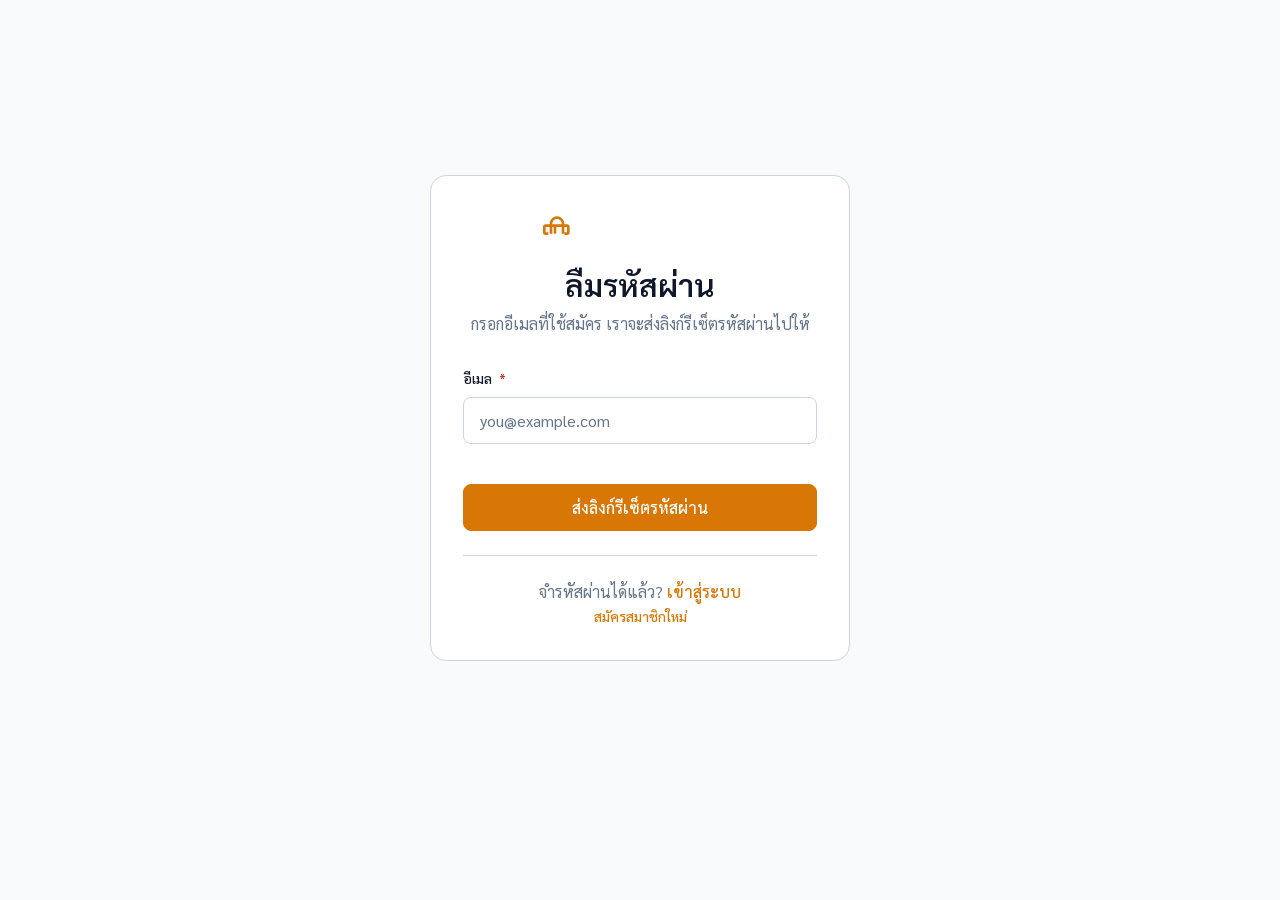
<file: pages/forgot-password.html>
<!DOCTYPE html>
<html lang="th">
<head>
  <meta charset="UTF-8">
  <meta name="viewport" content="width=device-width, initial-scale=1.0">
  <title>ลืมรหัสผ่าน - VehicleService Forum</title>
  <link rel="preconnect" href="https://fonts.googleapis.com">
  <link rel="preconnect" href="https://fonts.gstatic.com" crossorigin>
  <link href="https://fonts.googleapis.com/css2?family=Sarabun:wght@300;400;500;600;700&display=swap" rel="stylesheet">
  <link rel="stylesheet" href="/css/main.css">
  <script type="importmap" src="/importmap.json"></script>
</head>
<body>
  <div id="app">
    <header id="site-header"></header>

    <main id="main-content" class="auth-page">
      <div class="container">
        <div class="auth-card">
          <div class="auth-header">
            <a href="/" class="header-brand" style="justify-content: center;">
              <svg viewBox="0 0 24 24" fill="none" stroke="currentColor" stroke-width="2" aria-hidden="true">
                <path d="M19 17h2c.6 0 1-.4 1-1v-4c0-.6-.4-1-1-1H5c-.6 0-1 .4-1 1v4c0 .6.4 1 1 1h2"></path>
                <path d="M9 17V9.5C9 7 11 5 13.5 5S18 7 18 9.5V17"></path>
                <path d="M12 17v-5"></path>
              </svg>
              VehicleService
            </a>
            <h1>ลืมรหัสผ่าน</h1>
            <p>กรอกอีเมลที่ใช้สมัคร เราจะส่งลิงก์รีเซ็ตรหัสผ่านไปให้</p>
          </div>

          <form id="forgot-form" class="auth-form" novalidate>
            <div class="form-group">
              <label class="form-label" for="email">อีเมล <span class="required">*</span></label>
              <input type="email" id="email" name="email" class="form-input" placeholder="you@example.com" required autocomplete="email">
            </div>

            <button type="submit" class="btn btn-primary btn-block btn-lg">ส่งลิงก์รีเซ็ตรหัสผ่าน</button>
          </form>

          <div class="auth-footer">
            <p>จำรหัสผ่านได้แล้ว? <a href="/pages/login.html">เข้าสู่ระบบ</a></p>
            <p><a href="/pages/register.html" class="btn-link">สมัครสมาชิกใหม่</a></p>
          </div>
        </div>
      </div>
    </main>

    <footer id="site-footer"></footer>
  </div>

  <script type="module">
    import { initAuth, supabase, showToast } from '/js/auth.js';

    document.addEventListener('DOMContentLoaded', async () => {
      await initAuth();

      // Load shared components
      const [headerRes, footerRes] = await Promise.all([
        fetch('/header.html'),
        fetch('/footer.html')
      ]);
      document.getElementById('site-header').innerHTML = await headerRes.text();
      document.getElementById('site-footer').innerHTML = await footerRes.text();

      const form = document.getElementById('forgot-form');
      form.addEventListener('submit', async (e) => {
        e.preventDefault();

        const submitBtn = form.querySelector('button[type="submit"]');
        const originalText = submitBtn.textContent;
        submitBtn.disabled = true;
        submitBtn.innerHTML = '<span class="spinner spinner-sm"></span> กำลังส่ง...';

        try {
          const formData = new FormData(form);
          const email = formData.get('email');

          const { error } = await supabase.auth.resetPasswordForEmail(email, {
            redirectTo: `${window.location.origin}/pages/reset-password.html`
          });

          if (error) throw error;

          showToast('ส่งลิงก์รีเซ็ตรหัสผ่านไปที่อีเมลของคุณแล้ว', 'success');
          setTimeout(() => window.location.href = '/pages/login.html', 3000);
        } catch (err) {
          console.error('Forgot password error:', err);
          showToast(err.message || 'ไม่สามารถส่งลิงก์ได้ กรุณาลองใหม่', 'error');
          submitBtn.disabled = false;
          submitBtn.textContent = originalText;
        }
      });
    });
  </script>
</body>
</html>
</file>
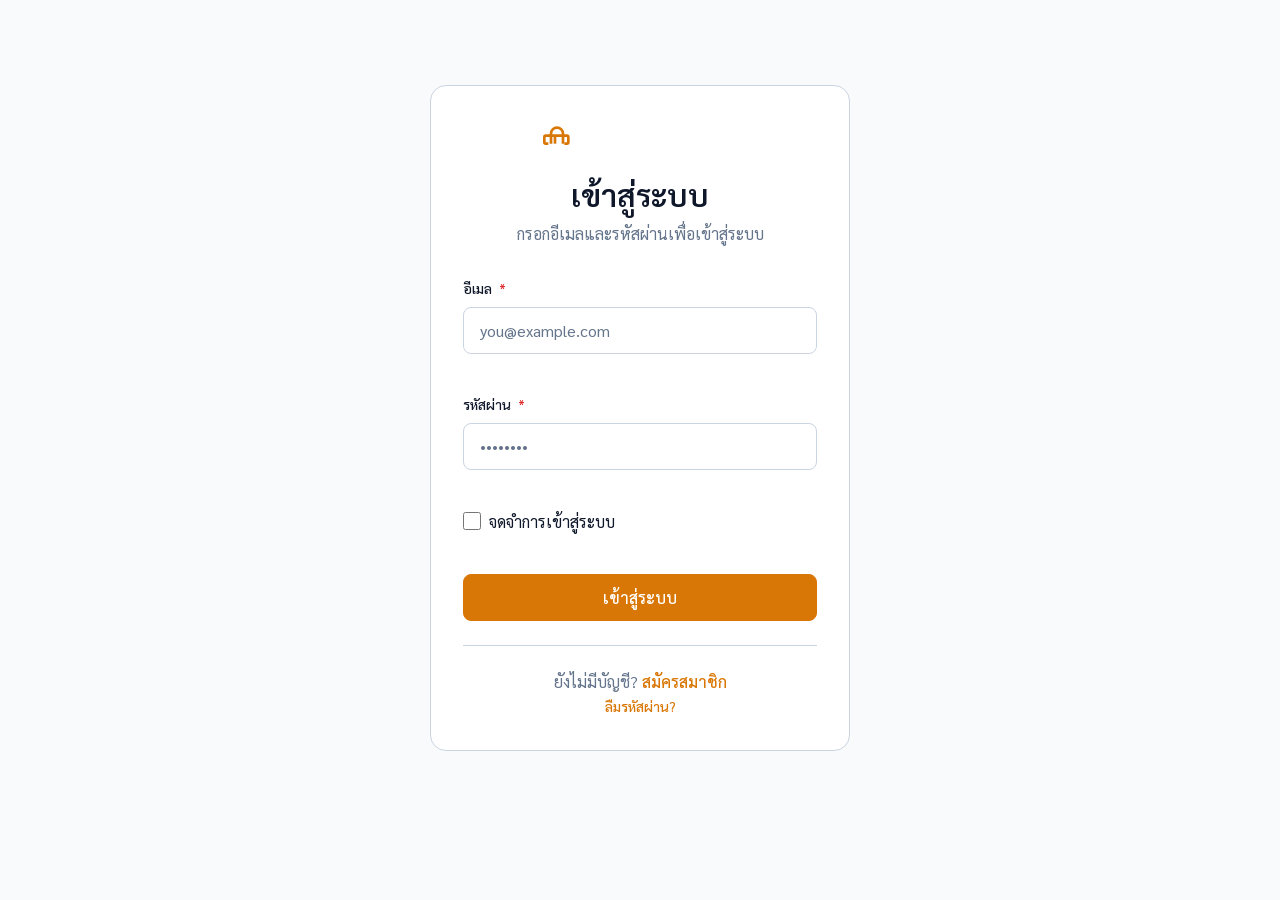
<file: pages/login.html>
<!DOCTYPE html>
<html lang="th">
<head>
  <meta charset="UTF-8">
  <meta name="viewport" content="width=device-width, initial-scale=1.0">
  <title>เข้าสู่ระบบ - VehicleService Forum</title>
  <link rel="preconnect" href="https://fonts.googleapis.com">
  <link rel="preconnect" href="https://fonts.gstatic.com" crossorigin>
  <link href="https://fonts.googleapis.com/css2?family=Sarabun:wght@300;400;500;600;700&display=swap" rel="stylesheet">
  <link rel="stylesheet" href="/css/main.css">
  <script type="importmap" src="/importmap.json"></script>
</head>
<body>
  <div id="app">
    <header id="site-header"></header>

    <main id="main-content" class="auth-page">
      <div class="container">
        <div class="auth-card">
          <div class="auth-header">
            <a href="/" class="header-brand" style="justify-content: center;">
              <svg viewBox="0 0 24 24" fill="none" stroke="currentColor" stroke-width="2" aria-hidden="true">
                <path d="M19 17h2c.6 0 1-.4 1-1v-4c0-.6-.4-1-1-1H5c-.6 0-1 .4-1 1v4c0 .6.4 1 1 1h2"></path>
                <path d="M9 17V9.5C9 7 11 5 13.5 5S18 7 18 9.5V17"></path>
                <path d="M12 17v-5"></path>
              </svg>
              VehicleService
            </a>
            <h1>เข้าสู่ระบบ</h1>
            <p>กรอกอีเมลและรหัสผ่านเพื่อเข้าสู่ระบบ</p>
          </div>

          <form id="login-form" class="auth-form" novalidate>
            <div class="form-group">
              <label class="form-label" for="email">อีเมล <span class="required">*</span></label>
              <input type="email" id="email" name="email" class="form-input" placeholder="you@example.com" required autocomplete="email">
            </div>

            <div class="form-group">
              <label class="form-label" for="password">รหัสผ่าน <span class="required">*</span></label>
              <input type="password" id="password" name="password" class="form-input" placeholder="••••••••" required autocomplete="current-password">
            </div>

            <div class="form-group">
              <label class="form-checkbox">
                <input type="checkbox" name="remember" id="remember">
                <span>จดจำการเข้าสู่ระบบ</span>
              </label>
            </div>

            <button type="submit" class="btn btn-primary btn-block btn-lg">เข้าสู่ระบบ</button>
          </form>

          <div class="auth-footer">
            <p>ยังไม่มีบัญชี? <a href="/pages/register.html">สมัครสมาชิก</a></p>
            <p><a href="/pages/forgot-password.html" class="btn-link">ลืมรหัสผ่าน?</a></p>
          </div>
        </div>
      </div>
    </main>

    <footer id="site-footer"></footer>
  </div>

  <script type="module">
    import { initAuth, signIn, showToast } from '/js/auth.js';

    document.addEventListener('DOMContentLoaded', async () => {
      await initAuth();

      // Load shared components
      const [headerRes, footerRes] = await Promise.all([
        fetch('/header.html'),
        fetch('/footer.html')
      ]);
      document.getElementById('site-header').innerHTML = await headerRes.text();
      document.getElementById('site-footer').innerHTML = await footerRes.text();

      const form = document.getElementById('login-form');
      form.addEventListener('submit', async (e) => {
        e.preventDefault();

        const submitBtn = form.querySelector('button[type="submit"]');
        const originalText = submitBtn.textContent;
        submitBtn.disabled = true;
        submitBtn.innerHTML = '<span class="spinner spinner-sm"></span> กำลังเข้าสู่ระบบ...';

        try {
          const formData = new FormData(form);
          const email = formData.get('email');
          const password = formData.get('password');

          await signIn(email, password);
          showToast('เข้าสู่ระบบสำเร็จ', 'success');

          // Redirect to intended page or dashboard
          const urlParams = new URLSearchParams(window.location.search);
          const redirect = urlParams.get('redirect') || '/pages/dashboard.html';
          setTimeout(() => window.location.href = redirect, 1000);
        } catch (err) {
          console.error('Login error:', err);
          showToast(err.message || 'เข้าสู่ระบบไม่สำเร็จ กรุณาตรวจสอบข้อมูล', 'error');
          submitBtn.disabled = false;
          submitBtn.textContent = originalText;
        }
      });
    });
  </script>
</body>
</html>
</file>
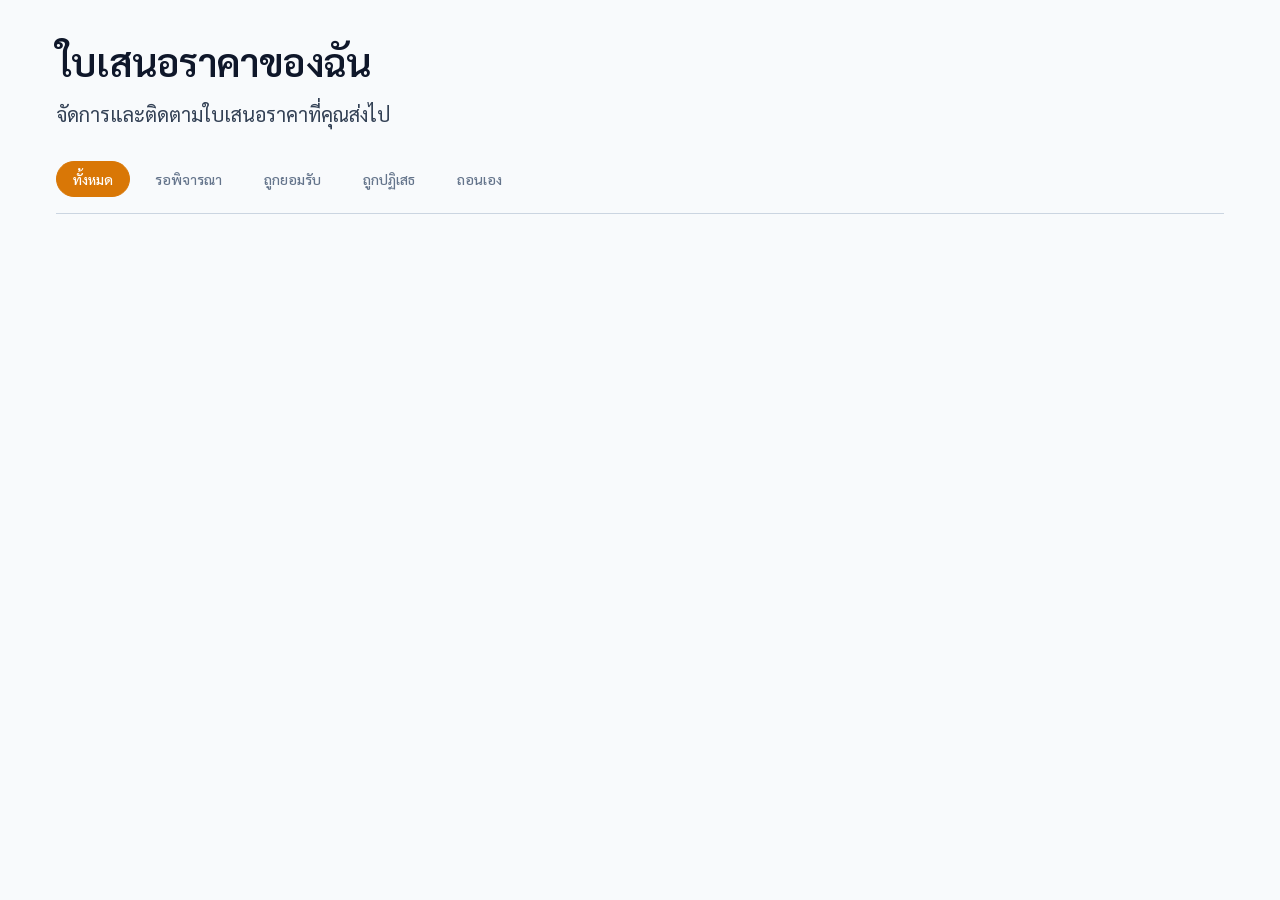
<file: pages/my-bids.html>
<!DOCTYPE html>
<html lang="th">
<head>
  <meta charset="UTF-8">
  <meta name="viewport" content="width=device-width, initial-scale=1.0">
  <title>ใบเสนอราคาของฉัน - VehicleService Forum</title>
  <link rel="preconnect" href="https://fonts.googleapis.com">
  <link rel="preconnect" href="https://fonts.gstatic.com" crossorigin>
  <link href="https://fonts.googleapis.com/css2?family=Sarabun:wght@300;400;500;600;700&display=swap" rel="stylesheet">
  <link rel="stylesheet" href="/css/main.css">
  <script type="importmap" src="/importmap.json"></script>
</head>
<body>
  <div id="app">
    <header id="site-header"></header>

    <main id="main-content" class="my-bids-page">
      <div class="container">
        <div class="page-header">
          <h1>ใบเสนอราคาของฉัน</h1>
          <p>จัดการและติดตามใบเสนอราคาที่คุณส่งไป</p>
        </div>

        <!-- Filter Tabs -->
        <nav class="filter-tabs" aria-label="กรองตามสถานะ">
          <button class="filter-tab active" data-status="all">ทั้งหมด</button>
          <button class="filter-tab" data-status="pending">รอพิจารณา</button>
          <button class="filter-tab" data-status="accepted">ถูกยอมรับ</button>
          <button class="filter-tab" data-status="rejected">ถูกปฏิเสธ</button>
          <button class="filter-tab" data-status="withdrawn">ถอนเอง</button>
        </nav>

        <!-- Stats Summary -->
        <div class="bids-stats" id="bids-stats">
          <!-- Stats will be loaded here -->
        </div>

        <!-- Bids List -->
        <div class="bids-list" id="bids-list">
          <!-- Bids will be loaded here -->
        </div>

        <!-- Pagination -->
        <nav class="pagination" id="pagination" aria-label="การแบ่งหน้า"></nav>
      </div>
    </main>

    <footer id="site-footer"></footer>
  </div>

  <script type="module">
    import { initAuth, supabase, isAuthenticated, isProvider, showToast, formatTHB, formatRelativeTime, escapeHtml, BID_STATUS, confirmDialog } from '/js/auth.js';

    let currentPage = 1;
    const PAGE_SIZE = 10;
    let currentStatus = 'all';

    document.addEventListener('DOMContentLoaded', async () => {
      await initAuth();

      // Check auth and provider role
      if (!isAuthenticated()) {
        showToast('กรุณาเข้าสู่ระบบก่อน', 'warning');
        setTimeout(() => {
          window.location.href = '/pages/login.html?redirect=' + encodeURIComponent(window.location.href);
        }, 1500);
        return;
      }

      if (!isProvider()) {
        showToast('หน้านี้สำหรับผู้ให้บริการเท่านั้น', 'error');
        setTimeout(() => window.location.href = '/pages/dashboard.html', 1500);
        return;
      }

      // Load shared components
      const [headerRes, footerRes] = await Promise.all([
        fetch('/header.html'),
        fetch('/footer.html')
      ]);
      document.getElementById('site-header').innerHTML = await headerRes.text();
      document.getElementById('site-footer').innerHTML = await footerRes.text();

      // Tab click handlers
      document.querySelectorAll('.filter-tab').forEach(tab => {
        tab.addEventListener('click', () => {
          document.querySelectorAll('.filter-tab').forEach(t => t.classList.remove('active'));
          tab.classList.add('active');
          currentStatus = tab.dataset.status;
          currentPage = 1;
          loadBids();
        });
      });

      await loadBids();
      await loadStats();
    });

    async function loadBids() {
      const list = document.getElementById('bids-list');
      list.innerHTML = renderSkeletons(5);

      try {
        const user = (await supabase.auth.getUser()).data.user;
        if (!user) return;

        let query = supabase
          .from('bids')
          .select(`
            *,
            posts!inner(
              id, title, vehicle_type, service_type, status, images,
              user_profiles!inner(full_name, province, district)
            )
          `, { count: 'exact' })
          .eq('user_id', user.id)
          .order('created_at', { ascending: false });

        if (currentStatus !== 'all') {
          query = query.eq('status', currentStatus);
        }

        const from = (currentPage - 1) * PAGE_SIZE;
        const to = from + PAGE_SIZE - 1;
        query = query.range(from, to);

        const { data: bids, error, count } = await query;

        if (error) throw error;

        renderBids(bids || []);
        renderPagination(count || 0);
      } catch (err) {
        console.error('Load bids error:', err);
        list.innerHTML = `
          <div class="empty-state" style="grid-column: 1 / -1;">
            <svg class="empty-state-icon" viewBox="0 0 24 24" fill="none" stroke="currentColor" stroke-width="1.5">
              <circle cx="12" cy="12" r="10"></circle>
              <line x1="12" y1="8" x2="12" y2="12"></line>
              <line x1="12" y1="16" x2="12.01" y2="16"></line>
            </svg>
            <h3 class="empty-state-title">ไม่สามารถโหลดข้อมูลได้</h3>
            <p class="empty-state-message">${err.message}</p>
            <button class="btn btn-primary" onclick="loadBids()">ลองใหม่</button>
          </div>
        `;
      }
    }

    async function loadStats() {
      const user = (await supabase.auth.getUser()).data.user;
      if (!user) return;

      try {
        const { data: bids } = await supabase
          .from('bids')
          .select('status')
          .eq('user_id', user.id);

        const stats = {
          all: bids?.length || 0,
          pending: bids?.filter(b => b.status === 'pending').length || 0,
          accepted: bids?.filter(b => b.status === 'accepted').length || 0,
          rejected: bids?.filter(b => b.status === 'rejected').length || 0,
          withdrawn: bids?.filter(b => b.status === 'withdrawn').length || 0
        };

        renderStats(stats);
      } catch (err) {
        console.error('Load stats error:', err);
      }
    }

    function renderStats(stats) {
      const container = document.getElementById('bids-stats');
      container.innerHTML = `
        <div class="stat-chip ${currentStatus === 'all' ? 'active' : ''}" data-status="all">
          <span class="stat-chip-label">ทั้งหมด</span>
          <span class="stat-chip-value">${stats.all}</span>
        </div>
        <div class="stat-chip ${currentStatus === 'pending' ? 'active' : ''}" data-status="pending">
          <span class="stat-chip-label">รอพิจารณา</span>
          <span class="stat-chip-value">${stats.pending}</span>
        </div>
        <div class="stat-chip ${currentStatus === 'accepted' ? 'active' : ''}" data-status="accepted">
          <span class="stat-chip-label">ยอมรับ</span>
          <span class="stat-chip-value">${stats.accepted}</span>
        </div>
        <div class="stat-chip ${currentStatus === 'rejected' ? 'active' : ''}" data-status="rejected">
          <span class="stat-chip-label">ปฏิเสธ</span>
          <span class="stat-chip-value">${stats.rejected}</span>
        </div>
        <div class="stat-chip ${currentStatus === 'withdrawn' ? 'active' : ''}" data-status="withdrawn">
          <span class="stat-chip-label">ถอน</span>
          <span class="stat-chip-value">${stats.withdrawn}</span>
        </div>
      `;

      // Make stat chips clickable
      container.querySelectorAll('.stat-chip').forEach(chip => {
        chip.addEventListener('click', () => {
          currentStatus = chip.dataset.status;
          currentPage = 1;
          document.querySelectorAll('.filter-tab').forEach(t => {
            t.classList.toggle('active', t.dataset.status === currentStatus);
          });
          loadBids();
        });
      });
    }

    function renderBids(bids) {
      const list = document.getElementById('bids-list');

      if (bids.length === 0) {
        list.innerHTML = `
          <div class="empty-state" style="grid-column: 1 / -1; padding: var(--space-12);">
            <svg class="empty-state-icon" viewBox="0 0 24 24" fill="none" stroke="currentColor" stroke-width="1.5">
              <path d="M21 15V5a2 2 0 0 0-2-2H9a2 2 0 0 0-2 2v10"></path>
              <path d="M3 19h18"></path>
              <path d="M7 19v-6a2 2 0 0 1 2-2h6a2 2 0 0 1 2 2v6"></path>
            </svg>
            <h3 class="empty-state-title">${currentStatus === 'all' ? 'คุณยังไม่ได้เสนอราคา' : 'ไม่มีใบเสนอราคาในสถานะนี้'}</h3>
            <p class="empty-state-message">
              ${currentStatus === 'all'
                ? 'เริ่มต้นด้วยการค้นหากระทู้และเสนอราคา'
                : 'ลองเปลี่ยนตัวกรองสถานะอื่น'}
            </p>
            <a href="/pages/browse.html" class="btn btn-primary" style="margin-top: var(--space-4);">
              ไปค้นหาบริการ
            </a>
          </div>
        `;
        return;
      }

      list.innerHTML = bids.map(bid => renderBidCard(bid)).join('');

      // Event listeners
      list.querySelectorAll('.withdraw-btn').forEach(btn => {
        btn.addEventListener('click', () => withdrawBid(btn.dataset.id));
      });

      list.querySelectorAll('.view-post-btn').forEach(btn => {
        btn.addEventListener('click', () => {
          window.location.href = `/pages/post.html?id=${btn.dataset.postId}`;
        });
      });
    }

    function renderBidCard(bid) {
      const post = bid.posts;
      const statusLabel = getStatusLabel(bid.status);
      const statusClass = getStatusBadgeClass(bid.status);
      const imageUrl = post?.images?.[0];
      const seeker = post?.user_profiles;

      const canWithdraw = bid.status === 'pending';
      const isAccepted = bid.status === 'accepted';

      return `
        <article class="bid-card ${isAccepted ? 'accepted' : ''}" data-id="${bid.id}">
          <div class="bid-card-main">
            ${imageUrl ? `
              <div class="bid-card-image">
                <img src="${imageUrl}" alt="" loading="lazy">
              </div>
            ` : ''}
            <div class="bid-card-content">
              <div class="bid-card-header">
                <h3 class="bid-card-title">${escapeHtml(post?.title || 'กระทู้ที่ลบแล้ว')}</h3>
                <span class="badge ${statusClass}">${statusLabel}</span>
              </div>
              <div class="bid-card-meta">
                <span class="bid-card-category">
                  ${getVehicleTypeLabel(post?.vehicle_type)} • ${getServiceTypeLabel(post?.service_type)}
                </span>
                <span class="bid-card-location">
                  ${seeker?.district ? `${seeker.district}, ` : ''}${seeker?.province || ''}
                </span>
                <span class="bid-card-date">${formatRelativeTime(bid.created_at)}</span>
              </div>
              <p class="bid-card-message">${escapeHtml(bid.message?.substring(0, 120) || '')}...</p>
              ${bid.timeline ? `<span class="bid-card-timeline">ระยะเวลาประมาณ: ${bid.timeline} วัน</span>` : ''}
            </div>
          </div>
          <div class="bid-card-sidebar">
            <div class="bid-card-price">${formatTHB(bid.price)}</div>
            <div class="bid-card-actions">
              <a href="/pages/post.html?id=${post?.id}" class="btn btn-ghost btn-sm view-post-btn" data-post-id="${post?.id}">
                ดูกระทู้
              </a>
              ${canWithdraw ? `
                <button class="btn btn-danger btn-sm withdraw-btn" data-id="${bid.id}">
                  ถอนใบเสนอราคา
                </button>
              ` : ''}
              ${isAccepted ? `
                <button class="btn btn-success btn-sm" disabled>
                  <svg width="16" height="16" viewBox="0 0 24 24" fill="none" stroke="currentColor" stroke-width="2">
                    <path d="M22 11.08V12a10 10 0 1 1-5.93-9.14"></path>
                    <polyline points="22 4 12 14.01 9 11.01"></polyline>
                  </svg>
                  ถูกเลือกแล้ว
                </button>
              ` : ''}
            </div>
          </div>
        </article>
      `;
    }

    function renderSkeletons(count) {
      return Array(count).fill(0).map(() => `
        <article class="bid-card skeleton-bid">
          <div class="bid-card-main">
            <div class="skeleton" style="width: 100px; height: 75px; border-radius: var(--radius-md);"></div>
            <div class="bid-card-content" style="flex: 1;">
              <div class="skeleton skeleton-title" style="width: 60%;"></div>
              <div class="skeleton skeleton-text" style="width: 40%; margin-top: var(--space-2);"></div>
              <div class="skeleton skeleton-text" style="width: 80%; margin-top: var(--space-2);"></div>
            </div>
          </div>
          <div class="bid-card-sidebar">
            <div class="skeleton" style="width: 100px; height: 36px; border-radius: var(--radius-md);"></div>
          </div>
        </article>
      `).join('');
    }

    function renderPagination(total) {
      const pagination = document.getElementById('pagination');
      const totalPages = Math.ceil(total / PAGE_SIZE);

      if (totalPages <= 1) {
        pagination.innerHTML = '';
        return;
      }

      let html = '';

      html += `<button class="pagination-btn" ${currentPage === 1 ? 'disabled' : ''} data-page="${currentPage - 1}">«</button>`;

      let startPage = Math.max(1, currentPage - 2);
      let endPage = Math.min(totalPages, startPage + 4);

      if (startPage > 1) {
        html += `<button class="pagination-btn" data-page="1">1</button>`;
        if (startPage > 2) html += `<span class="pagination-ellipsis">...</span>`;
      }

      for (let i = startPage; i <= endPage; i++) {
        html += `<button class="pagination-btn ${i === currentPage ? 'active' : ''}" data-page="${i}">${i}</button>`;
      }

      if (endPage < totalPages) {
        if (endPage < totalPages - 1) html += `<span class="pagination-ellipsis">...</span>`;
        html += `<button class="pagination-btn" data-page="${totalPages}">${totalPages}</button>`;
      }

      html += `<button class="pagination-btn" ${currentPage === totalPages ? 'disabled' : ''} data-page="${currentPage + 1}">»</button>`;

      pagination.innerHTML = html;

      pagination.querySelectorAll('.pagination-btn[data-page]').forEach(btn => {
        btn.addEventListener('click', () => {
          const page = parseInt(btn.dataset.page);
          if (page !== currentPage && page >= 1 && page <= totalPages) {
            currentPage = page;
            loadBids();
            window.scrollTo({ top: 0, behavior: 'smooth' });
          }
        });
      });
    }

    async function withdrawBid(bidId) {
      const confirmed = await confirmDialog(
        'คุณแน่ใจหรือไม่ว่าต้องการถอนใบเสนอราคานี้?',
        { title: 'ถอนใบเสนอราคา', danger: true }
      );

      if (!confirmed) return;

      try {
        const { error } = await supabase
          .from('bids')
          .update({ status: 'withdrawn' })
          .eq('id', bidId)
          .eq('user_id', (await supabase.auth.getUser()).data.user.id);

        if (error) throw error;

        showToast('ถอนใบเสนอราคาสำเร็จ', 'success');
        await loadBids();
        await loadStats();
      } catch (err) {
        console.error('Withdraw bid error:', err);
        showToast(err.message, 'error');
      }
    }

    function getStatusLabel(status) {
      const labels = {
        'pending': 'รอพิจารณา',
        'accepted': 'ยอมรับแล้ว',
        'rejected': 'ถูกปฏิเสธ',
        'withdrawn': 'ถอนเอง'
      };
      return labels[status] || status;
    }

    function getStatusBadgeClass(status) {
      const classes = {
        'pending': 'badge-warning',
        'accepted': 'badge-success',
        'rejected': 'badge-danger',
        'withdrawn': 'badge-gray'
      };
      return classes[status] || 'badge-gray';
    }

    function getVehicleTypeLabel(type) {
      const types = {
        'car': 'รถยนต์',
        'motorcycle': 'รถจักรยานยนต์',
        'truck': 'รถบรรทุก',
        'van': 'รถตู้/วาน',
        'tractor': 'รถแทรกเตอร์',
        'other': 'อื่นๆ'
      };
      return types[type] || type;
    }

    function getServiceTypeLabel(type) {
      const types = {
        'repair': 'ซ่อมบำรุง',
        'maintenance': 'บำรุงรักษา',
        'transport': 'ขนส่ง/ลากรถ',
        'towing': 'ลากรถช้า/รถยก',
        'inspection': 'ตรวจสภาพ/ดูแล',
        'tire': 'เปลี่ยนยาง/ปรับอัดลม',
        'battery': 'แบตเตอรี่/ระบบไฟฟ้า',
        'ac': 'ระบบปรับอากาศ',
        'body': 'งานสี/งานตัวรถ',
        'other': 'บริการอื่นๆ'
      };
      return types[type] || type;
    }
  </script>

  <style>
    .my-bids-page {
      padding: var(--space-8) 0 var(--space-16);
    }

    .bids-stats {
      display: flex;
      flex-wrap: wrap;
      gap: var(--space-2);
      margin-bottom: var(--space-6);
    }

    .stat-chip {
      display: flex;
      flex-direction: column;
      align-items: center;
      padding: var(--space-3) var(--space-4);
      background: var(--color-bg-card);
      border: 1px solid var(--color-border);
      border-radius: var(--radius-lg);
      cursor: pointer;
      transition: all var(--transition-fast);
      min-width: 80px;
    }

    .stat-chip:hover {
      border-color: var(--color-primary);
    }

    .stat-chip.active {
      border-color: var(--color-primary);
      background: var(--color-primary-light);
    }

    .stat-chip-label {
      font-size: var(--font-size-xs);
      color: var(--color-text-secondary);
    }

    .stat-chip-value {
      font-size: var(--font-size-lg);
      font-weight: var(--font-weight-bold);
      color: var(--color-text);
    }

    .stat-chip.active .stat-chip-value {
      color: var(--color-primary);
    }

    .bids-list {
      display: flex;
      flex-direction: column;
      gap: var(--space-3);
    }

    .bid-card {
      display: grid;
      grid-template-columns: 1fr auto;
      gap: var(--space-4);
      padding: var(--space-4);
      background: var(--color-bg-card);
      border: 1px solid var(--color-border);
      border-radius: var(--radius-lg);
      transition: all var(--transition-fast);
    }

    .bid-card.accepted {
      border-color: var(--color-secondary);
      background: #ecfdf5;
    }

    .bid-card:hover {
      border-color: var(--color-primary-light);
      box-shadow: var(--shadow-sm);
    }

    .bid-card-image {
      width: 100px;
      height: 75px;
      border-radius: var(--radius-md);
      overflow: hidden;
      flex-shrink: 0;
    }

    .bid-card-image img {
      width: 100%;
      height: 100%;
      object-fit: cover;
    }

    .bid-card-content {
      min-width: 0;
    }

    .bid-card-header {
      display: flex;
      align-items: flex-start;
      justify-content: space-between;
      gap: var(--space-2);
      flex-wrap: wrap;
      margin-bottom: var(--space-2);
    }

    .bid-card-title {
      font-size: var(--font-size-base);
      font-weight: var(--font-weight-semibold);
      color: var(--color-text);
    }

    .bid-card-meta {
      display: flex;
      flex-wrap: wrap;
      gap: var(--space-3);
      font-size: var(--font-size-sm);
      color: var(--color-text-secondary);
      margin-bottom: var(--space-2);
    }

    .bid-card-category {
      font-weight: var(--font-weight-medium);
      color: var(--color-text);
    }

    .bid-card-message {
      font-size: var(--font-size-sm);
      color: var(--color-text-muted);
      margin-bottom: var(--space-2);
    }

    .bid-card-timeline {
      font-size: var(--font-size-xs);
      color: var(--color-info);
      display: inline-flex;
      align-items: center;
      gap: var(--space-1);
    }

    .bid-card-sidebar {
      display: flex;
      flex-direction: column;
      align-items: flex-end;
      gap: var(--space-2);
      flex-shrink: 0;
    }

    .bid-card-price {
      font-size: var(--font-size-xl);
      font-weight: var(--font-weight-bold);
      color: var(--color-primary);
      white-space: nowrap;
    }

    .bid-card-actions {
      display: flex;
      flex-direction: column;
      gap: var(--space-2);
      width: 100%;
    }

    .skeleton-bid {
      display: grid;
      grid-template-columns: 1fr auto;
      gap: var(--space-4);
      padding: var(--space-4);
    }

    @media (max-width: 767px) {
      .bid-card {
        grid-template-columns: 1fr;
      }

      .bid-card-image {
        width: 100%;
        height: 160px;
        max-width: 280px;
        margin: 0 auto;
      }

      .bid-card-sidebar {
        align-items: stretch;
      }

      .bid-card-price {
        text-align: center;
      }

      .bid-card-actions {
        flex-direction: row;
        justify-content: center;
      }
    }
  </style>
</body>
</html>
</file>
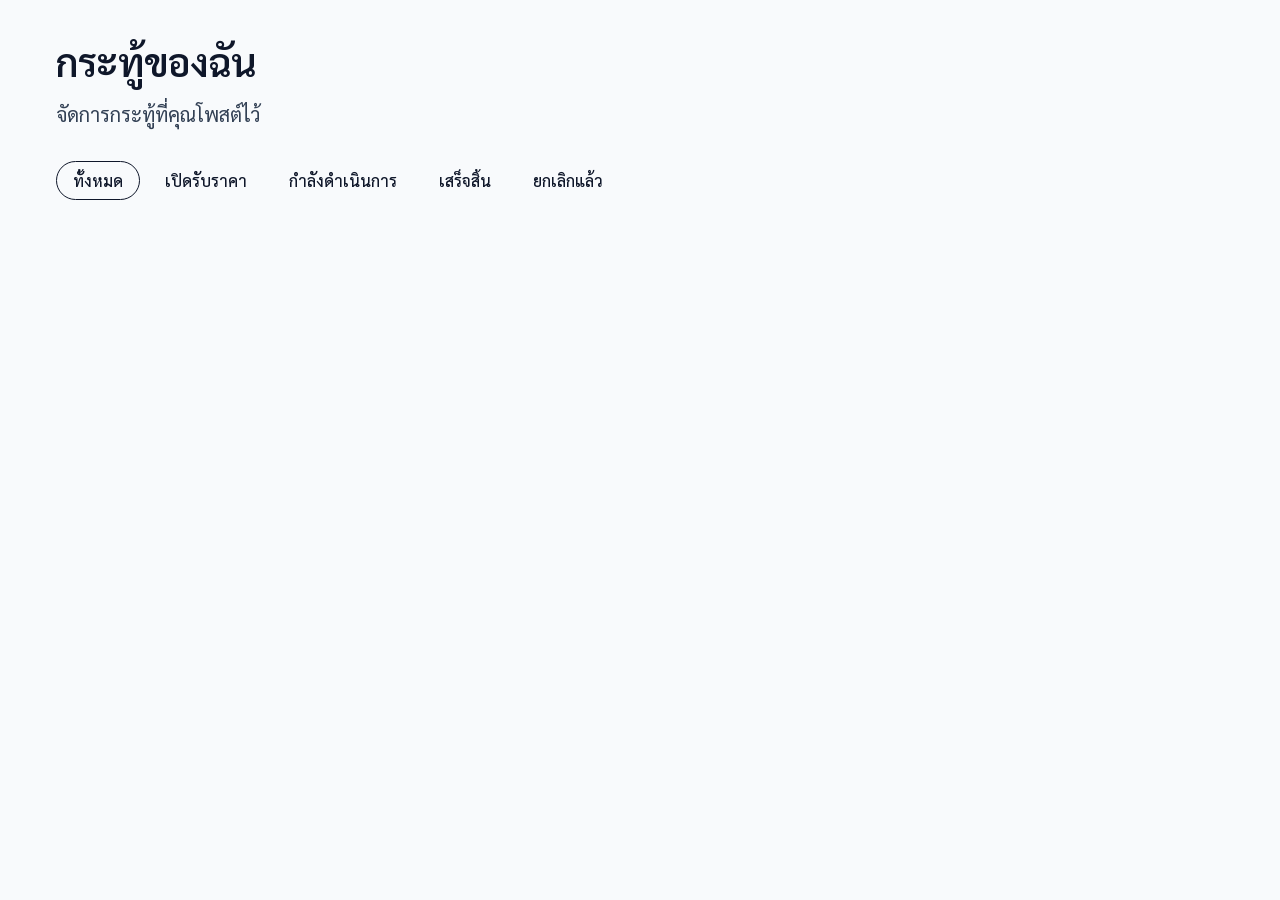
<file: pages/my-posts.html>
<!DOCTYPE html>
<html lang="th">
<head>
  <meta charset="UTF-8">
  <meta name="viewport" content="width=device-width, initial-scale=1.0">
  <title>กระทู้ของฉัน - VehicleService Forum</title>
  <link rel="preconnect" href="https://fonts.googleapis.com">
  <link rel="preconnect" href="https://fonts.gstatic.com" crossorigin>
  <link href="https://fonts.googleapis.com/css2?family=Sarabun:wght@300;400;500;600;700&display=swap" rel="stylesheet">
  <link rel="stylesheet" href="/css/main.css">
  <script type="importmap" src="/importmap.json"></script>
</head>
<body>
  <div id="app">
    <header id="site-header"></header>

    <main id="main-content" class="my-posts-page">
      <div class="container">
        <div class="page-header">
          <h1>กระทู้ของฉัน</h1>
          <p>จัดการกระทู้ที่คุณโพสต์ไว้</p>
        </div>

        <!-- Filter Tabs -->
        <nav class="filter-tabs" aria-label="กรองตามสถานะ">
          <button class="filter-tab active" data-status="all">ทั้งหมด</button>
          <button class="filter-tab" data-status="open">เปิดรับราคา</button>
          <button class="filter-tab" data-status="in_progress">กำลังดำเนินการ</button>
          <button class="filter-tab" data-status="completed">เสร็จสิ้น</button>
          <button class="filter-tab" data-status="cancelled">ยกเลิกแล้ว</button>
        </nav>

        <!-- Posts List -->
        <div class="posts-list" id="posts-list">
          <!-- Posts will be loaded here -->
        </div>

        <!-- Pagination -->
        <nav class="pagination" id="pagination" aria-label="การแบ่งหน้า"></nav>
      </div>
    </main>

    <footer id="site-footer"></footer>
  </div>

  <script type="module">
    import { initAuth, supabase, isAuthenticated, getUserProfile, showToast, formatTHB, formatRelativeTime, escapeHtml, POST_STATUS, confirmDialog } from '/js/auth.js';

    let currentPage = 1;
    const PAGE_SIZE = 10;
    let currentStatus = 'all';

    document.addEventListener('DOMContentLoaded', async () => {
      await initAuth();

      // Check auth
      if (!isAuthenticated()) {
        showToast('กรุณาเข้าสู่ระบบก่อน', 'warning');
        setTimeout(() => {
          window.location.href = '/pages/login.html?redirect=' + encodeURIComponent(window.location.href);
        }, 1500);
        return;
      }

      // Load shared components
      const [headerRes, footerRes] = await Promise.all([
        fetch('/header.html'),
        fetch('/footer.html')
      ]);
      document.getElementById('site-header').innerHTML = await headerRes.text();
      document.getElementById('site-footer').innerHTML = await footerRes.text();

      // Tab click handlers
      document.querySelectorAll('.filter-tab').forEach(tab => {
        tab.addEventListener('click', () => {
          document.querySelectorAll('.filter-tab').forEach(t => t.classList.remove('active'));
          tab.classList.add('active');
          currentStatus = tab.dataset.status;
          currentPage = 1;
          loadPosts();
        });
      });

      await loadPosts();
    });

    async function loadPosts() {
      const list = document.getElementById('posts-list');
      list.innerHTML = renderSkeletons(5);

      try {
        const user = (await supabase.auth.getUser()).data.user;
        if (!user) return;

        let query = supabase
          .from('posts')
          .select(`
            *,
            bids(count)
          `, { count: 'exact' })
          .eq('user_id', user.id)
          .order('created_at', { ascending: false });

        if (currentStatus !== 'all') {
          query = query.eq('status', currentStatus);
        }

        const from = (currentPage - 1) * PAGE_SIZE;
        const to = from + PAGE_SIZE - 1;
        query = query.range(from, to);

        const { data: posts, error, count } = await query;

        if (error) throw error;

        renderPosts(posts || []);
        renderPagination(count || 0);
      } catch (err) {
        console.error('Load posts error:', err);
        list.innerHTML = `
          <div class="empty-state" style="grid-column: 1 / -1;">
            <svg class="empty-state-icon" viewBox="0 0 24 24" fill="none" stroke="currentColor" stroke-width="1.5">
              <circle cx="12" cy="12" r="10"></circle>
              <line x1="12" y1="8" x2="12" y2="12"></line>
              <line x1="12" y1="16" x2="12.01" y2="16"></line>
            </svg>
            <h3 class="empty-state-title">ไม่สามารถโหลดข้อมูลได้</h3>
            <p class="empty-state-message">${err.message}</p>
            <button class="btn btn-primary" onclick="loadPosts()">ลองใหม่</button>
          </div>
        `;
      }
    }

    function renderPosts(posts) {
      const list = document.getElementById('posts-list');

      if (posts.length === 0) {
        list.innerHTML = `
          <div class="empty-state" style="grid-column: 1 / -1; padding: var(--space-12);">
            <svg class="empty-state-icon" viewBox="0 0 24 24" fill="none" stroke="currentColor" stroke-width="1.5">
              <path d="M14 2H6a2 2 0 0 0-2 2v16a2 2 0 0 0 2 2h12a2 2 0 0 0 2-2V8z"></path>
              <polyline points="14 2 14 8 20 8"></polyline>
              <line x1="16" y1="13" x2="8" y2="13"></line>
              <line x1="16" y1="17" x2="8" y2="17"></line>
              <polyline points="10 9 9 9 8 9"></polyline>
            </svg>
            <h3 class="empty-state-title">${currentStatus === 'all' ? 'คุณยังไม่มีกระทู้' : 'ไม่มีกระทู้ในสถานะนี้'}</h3>
            <p class="empty-state-message">
              ${currentStatus === 'all'
                ? 'เริ่มต้นด้วยการโพสต์หาบริการครั้งแรก'
                : 'ลองเปลี่ยนตัวกรองสถานะอื่น'}
            </p>
            <a href="/pages/create-post.html" class="btn btn-primary" style="margin-top: var(--space-4);">
              สร้างกระทู้ใหม่
            </a>
          </div>
        `;
        return;
      }

      list.innerHTML = posts.map(post => renderPostRow(post)).join('');

      // Event listeners
      list.querySelectorAll('.edit-btn').forEach(btn => {
        btn.addEventListener('click', () => {
          window.location.href = `/pages/edit-post.html?id=${btn.dataset.id}`;
        });
      });

      list.querySelectorAll('.cancel-btn').forEach(btn => {
        btn.addEventListener('click', () => cancelPost(btn.dataset.id));
      });

      list.querySelectorAll('.complete-btn').forEach(btn => {
        btn.addEventListener('click', () => completePost(btn.dataset.id));
      });

      list.querySelectorAll('.view-bids-btn').forEach(btn => {
        btn.addEventListener('click', () => {
          window.location.href = `/pages/post.html?id=${btn.dataset.id}`;
        });
      });
    }

    function renderPostRow(post) {
      const bidCount = post.bids?.[0]?.count || 0;
      const statusLabel = getStatusLabel(post.status);
      const statusClass = getStatusBadgeClass(post.status);
      const imageUrl = post.images?.[0];

      const canEdit = post.status === 'open';
      const canCancel = post.status === 'open' || post.status === 'in_progress';
      const canComplete = post.status === 'in_progress';

      return `
        <article class="post-row" data-id="${post.id}">
          ${imageUrl ? `
            <div class="post-row-image">
              <img src="${imageUrl}" alt="" loading="lazy">
            </div>
          ` : `
            <div class="post-row-image" style="display:flex;align-items:center;justify-content:center;background:var(--color-bg);color:var(--color-text-muted);">
              <svg width="32" height="32" viewBox="0 0 24 24" fill="none" stroke="currentColor" stroke-width="1.5">
                <rect x="3" y="3" width="18" height="18" rx="2" ry="2"></rect>
                <circle cx="8.5" cy="8.5" r="1.5"></circle>
                <polyline points="21 15 16 10 5 21"></polyline>
              </svg>
            </div>
          `}
          <div class="post-row-content">
            <div class="post-row-header">
              <h3 class="post-row-title">${escapeHtml(post.title)}</h3>
              <span class="badge ${statusClass}">${statusLabel}</span>
            </div>
            <div class="post-row-meta">
              <span>${formatRelativeTime(post.created_at)}</span>
              <span>${bidCount} ใบเสนอราคา</span>
              ${post.budget_max ? `<span class="post-row-budget">${formatTHB(post.budget_max)}</span>` : ''}
            </div>
            <p class="post-row-excerpt">${escapeHtml(post.description?.substring(0, 100) || '')}...</p>
          </div>
          <div class="post-row-actions">
            <a href="/pages/post.html?id=${post.id}" class="btn btn-ghost btn-sm view-bids-btn" data-id="${post.id}">
              ดูรายละเอียด
            </a>
            ${canEdit ? `<button class="btn btn-outline btn-sm edit-btn" data-id="${post.id}">แก้ไข</button>` : ''}
            ${canCancel ? `<button class="btn btn-danger btn-sm cancel-btn" data-id="${post.id}">ยกเลิก</button>` : ''}
            ${canComplete ? `<button class="btn btn-primary btn-sm complete-btn" data-id="${post.id}">เสร็จสิ้น</button>` : ''}
          </div>
        </article>
      `;
    }

    function renderSkeletons(count) {
      return Array(count).fill(0).map(() => `
        <article class="post-row skeleton-row">
          <div class="skeleton" style="width: 100px; height: 75px; border-radius: var(--radius-md);"></div>
          <div class="post-row-content" style="flex: 1;">
            <div class="skeleton skeleton-title" style="width: 60%;"></div>
            <div class="skeleton skeleton-text" style="width: 40%; margin-top: var(--space-2);"></div>
            <div class="skeleton skeleton-text" style="width: 80%; margin-top: var(--space-2);"></div>
          </div>
          <div class="skeleton" style="width: 100px; height: 36px; border-radius: var(--radius-md);"></div>
        </article>
      `).join('');
    }

    function renderPagination(total) {
      const pagination = document.getElementById('pagination');
      const totalPages = Math.ceil(total / PAGE_SIZE);

      if (totalPages <= 1) {
        pagination.innerHTML = '';
        return;
      }

      let html = '';

      html += `<button class="pagination-btn" ${currentPage === 1 ? 'disabled' : ''} data-page="${currentPage - 1}">«</button>`;

      let startPage = Math.max(1, currentPage - 2);
      let endPage = Math.min(totalPages, startPage + 4);

      if (startPage > 1) {
        html += `<button class="pagination-btn" data-page="1">1</button>`;
        if (startPage > 2) html += `<span class="pagination-ellipsis">...</span>`;
      }

      for (let i = startPage; i <= endPage; i++) {
        html += `<button class="pagination-btn ${i === currentPage ? 'active' : ''}" data-page="${i}">${i}</button>`;
      }

      if (endPage < totalPages) {
        if (endPage < totalPages - 1) html += `<span class="pagination-ellipsis">...</span>`;
        html += `<button class="pagination-btn" data-page="${totalPages}">${totalPages}</button>`;
      }

      html += `<button class="pagination-btn" ${currentPage === totalPages ? 'disabled' : ''} data-page="${currentPage + 1}">»</button>`;

      pagination.innerHTML = html;

      pagination.querySelectorAll('.pagination-btn[data-page]').forEach(btn => {
        btn.addEventListener('click', () => {
          const page = parseInt(btn.dataset.page);
          if (page !== currentPage && page >= 1 && page <= totalPages) {
            currentPage = page;
            loadPosts();
            window.scrollTo({ top: 0, behavior: 'smooth' });
          }
        });
      });
    }

    async function cancelPost(postId) {
      const confirmed = await confirmDialog(
        'การยกเลิกกระทู้จะไม่สามารถย้อนกลับได้ ใบเสนอราคาทั้งหมดจะถูกปฏิเสธ',
        { title: 'ยกเลิกกระทู้', danger: true }
      );

      if (!confirmed) return;

      try {
        const { error } = await supabase
          .from('posts')
          .update({ status: 'cancelled' })
          .eq('id', postId)
          .eq('user_id', (await supabase.auth.getUser()).data.user.id);

        if (error) throw error;

        showToast('ยกเลิกกระทู้สำเร็จ', 'success');
        await loadPosts();
      } catch (err) {
        console.error('Cancel post error:', err);
        showToast(err.message, 'error');
      }
    }

    async function completePost(postId) {
      const confirmed = await confirmDialog(
        'ทำเครื่องหมายกระทู้ว่าเสร็จสิ้น? จะไม่สามารถย้อนกลับได้',
        { title: 'เสร็จสิ้นงาน', danger: false }
      );

      if (!confirmed) return;

      try {
        const { error } = await supabase
          .from('posts')
          .update({ status: 'completed' })
          .eq('id', postId)
          .eq('user_id', (await supabase.auth.getUser()).data.user.id);

        if (error) throw error;

        showToast('ทำเครื่องหมายเสร็จสิ้นแล้ว', 'success');
        await loadPosts();
      } catch (err) {
        console.error('Complete post error:', err);
        showToast(err.message, 'error');
      }
    }

    function getStatusLabel(status) {
      const labels = {
        'open': 'เปิดรับเสนอราคา',
        'in_progress': 'กำลังดำเนินการ',
        'completed': 'เสร็จสิ้น',
        'cancelled': 'ยกเลิกแล้ว'
      };
      return labels[status] || status;
    }

    function getStatusBadgeClass(status) {
      const classes = {
        'open': 'badge-success',
        'in_progress': 'badge-warning',
        'completed': 'badge-primary',
        'cancelled': 'badge-gray'
      };
      return classes[status] || 'badge-gray';
    }
  </script>

  <style>
    .my-posts-page {
      padding: var(--space-8) 0 var(--space-16);
    }

    .filter-tabs {
      display: flex;
      flex-wrap: wrap;
      gap: var(--space-2);
      margin-bottom: var(--space-6);
      border-bottom: 1px solid var(--color-border);
      padding-bottom: var(--space-4);
    }

    .filter-tab {
      padding: var(--space-2) var(--space-4);
      font-size: var(--font-size-sm);
      font-weight: var(--font-weight-medium);
      color: var(--color-text-secondary);
      background: transparent;
      border: 1px solid transparent;
      border-radius: var(--radius-full);
      transition: all var(--transition-fast);
    }

    .filter-tab:hover {
      background: var(--color-bg-hover);
      color: var(--color-text);
    }

    .filter-tab.active {
      background: var(--color-primary);
      color: var(--color-text-inverse);
      border-color: var(--color-primary);
    }

    .posts-list {
      display: flex;
      flex-direction: column;
      gap: var(--space-3);
    }

    .post-row {
      display: grid;
      grid-template-columns: 100px 1fr auto;
      gap: var(--space-4);
      align-items: center;
      padding: var(--space-4);
      background: var(--color-bg-card);
      border: 1px solid var(--color-border);
      border-radius: var(--radius-lg);
      transition: all var(--transition-fast);
    }

    .post-row:hover {
      border-color: var(--color-primary-light);
      box-shadow: var(--shadow-sm);
    }

    .post-row-image {
      width: 100px;
      height: 75px;
      border-radius: var(--radius-md);
      overflow: hidden;
      flex-shrink: 0;
    }

    .post-row-image img {
      width: 100%;
      height: 100%;
      object-fit: cover;
    }

    .post-row-content {
      min-width: 0;
    }

    .post-row-header {
      display: flex;
      align-items: center;
      gap: var(--space-2);
      flex-wrap: wrap;
      margin-bottom: var(--space-2);
    }

    .post-row-title {
      font-size: var(--font-size-base);
      font-weight: var(--font-weight-semibold);
      color: var(--color-text);
      white-space: nowrap;
      overflow: hidden;
      text-overflow: ellipsis;
    }

    .post-row-meta {
      display: flex;
      flex-wrap: wrap;
      gap: var(--space-3);
      font-size: var(--font-size-sm);
      color: var(--color-text-secondary);
      margin-bottom: var(--space-2);
    }

    .post-row-budget {
      font-weight: var(--font-weight-semibold);
      color: var(--color-primary);
    }

    .post-row-excerpt {
      font-size: var(--font-size-sm);
      color: var(--color-text-muted);
      white-space: nowrap;
      overflow: hidden;
      text-overflow: ellipsis;
    }

    .post-row-actions {
      display: flex;
      flex-wrap: wrap;
      gap: var(--space-2);
      flex-shrink: 0;
    }

    .skeleton-row {
      display: grid;
      grid-template-columns: 100px 1fr auto;
      gap: var(--space-4);
      align-items: center;
      padding: var(--space-4);
    }

    @media (max-width: 767px) {
      .post-row {
        grid-template-columns: 1fr;
        text-align: center;
      }

      .post-row-image {
        width: 100%;
        height: 160px;
        max-width: 280px;
        margin: 0 auto;
      }

      .post-row-header {
        justify-content: center;
      }

      .post-row-meta {
        justify-content: center;
      }

      .post-row-actions {
        justify-content: center;
      }

      .skeleton-row {
        grid-template-columns: 1fr;
      }
    }
  </style>
</body>
</html>
</file>
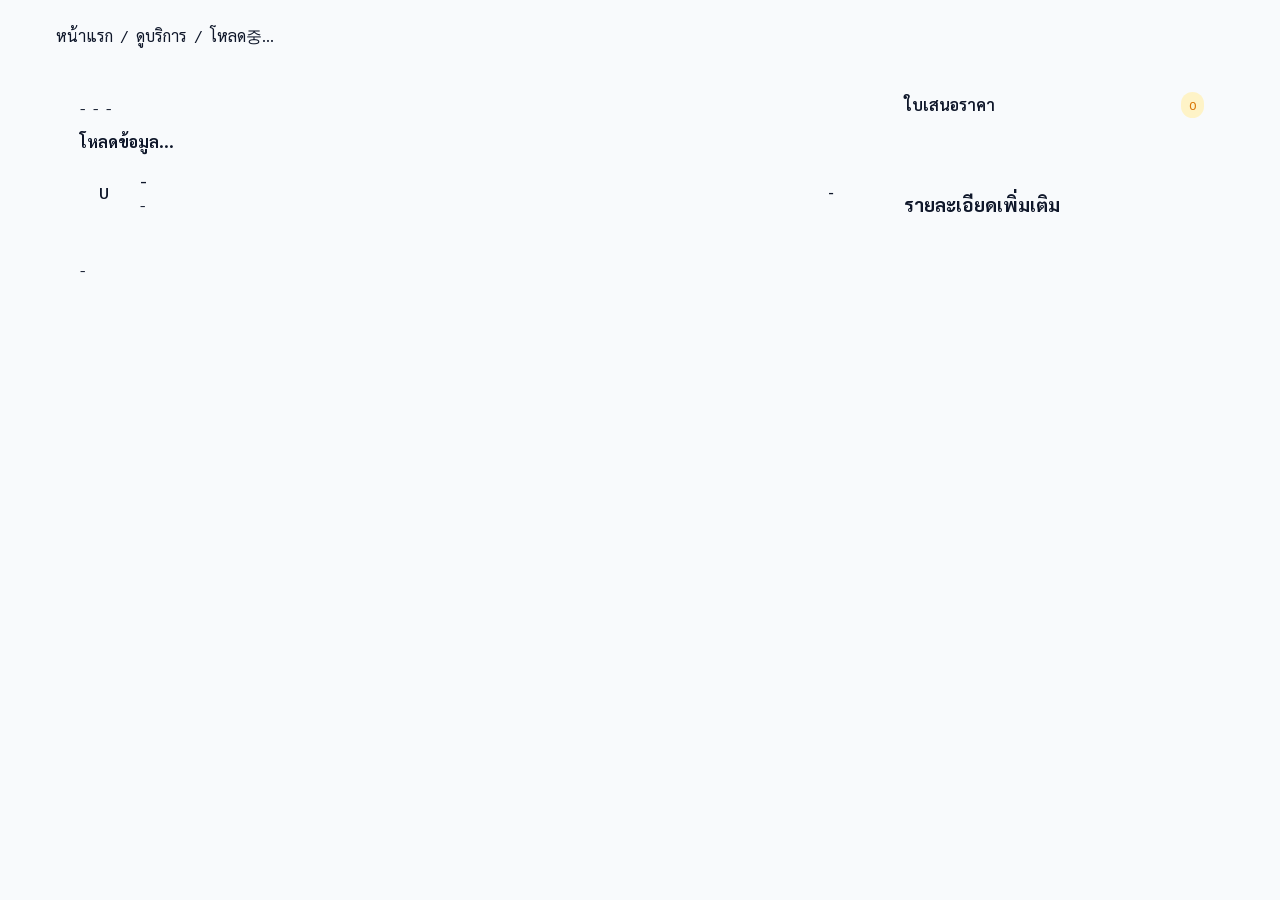
<file: pages/post.html>
<!DOCTYPE html>
<html lang="th">
<head>
  <meta charset="UTF-8">
  <meta name="viewport" content="width=device-width, initial-scale=1.0">
  <title>รายละเอียดกระทู้ - VehicleService Forum</title>
  <link rel="preconnect" href="https://fonts.googleapis.com">
  <link rel="preconnect" href="https://fonts.gstatic.com" crossorigin>
  <link href="https://fonts.googleapis.com/css2?family=Sarabun:wght@300;400;500;600;700&display=swap" rel="stylesheet">
  <link rel="stylesheet" href="/css/main.css">
  <script type="importmap" src="/importmap.json"></script>
</head>
<body>
  <div id="app">
    <header id="site-header"></header>

    <main id="main-content">
      <div class="container">
        <!-- Breadcrumb -->
        <nav class="breadcrumb" aria-label="เส้นทาง" style="margin: var(--space-4) 0;">
          <ol style="display: flex; flex-wrap: wrap; gap: var(--space-2); font-size: var(--font-size-sm); color: var(--color-text-secondary);">
            <li><a href="/" style="color: var(--color-text-secondary);">หน้าแรก</a></li>
            <li aria-hidden="true">/</li>
            <li><a href="/pages/browse.html" style="color: var(--color-text-secondary);">ดูบริการ</a></li>
            <li aria-hidden="true">/</li>
            <li aria-current="page" id="breadcrumb-title" style="color: var(--color-text);">โหลด중...</li>
          </ol>
        </nav>

        <div class="post-detail-grid">
          <!-- Main Content -->
          <article class="post-main">
            <header class="post-header">
              <div class="post-meta">
                <span class="post-category" id="post-category">-</span>
                <span class="post-urgency" id="post-urgency">-</span>
                <span class="post-status" id="post-status">-</span>
              </div>
              <h1 class="post-title" id="post-title">โหลดข้อมูล...</h1>
              <div class="post-author">
                <div class="author-info">
                  <span class="author-avatar" id="author-avatar">U</span>
                  <div>
                    <div class="author-name" id="author-name">-</div>
                    <div class="author-location" id="author-location">-</div>
                  </div>
                </div>
                <div class="post-date" id="post-date">-</div>
              </div>
            </header>

            <!-- Images Gallery -->
            <div class="post-gallery" id="post-gallery" style="display: none;"></div>

            <!-- Description -->
            <div class="post-description">
              <div class="markdown-content" id="post-description">-</div>
            </div>

            <!-- Budget Info -->
            <div class="post-budget" id="post-budget" style="display: none;">
              <h3>งบประมาณที่คาดการณ์</h3>
              <div class="budget-range">
                <span id="budget-min">-</span>
                <span>ถึง</span>
                <span id="budget-max">-</span>
              </div>
            </div>

            <!-- Vehicle/Service Details -->
            <div class="post-details" id="post-details"></div>

            <!-- Contact Info (shown after bid accepted) -->
            <div class="post-contact" id="post-contact" style="display: none;">
              <h3>ข้อมูลติดต่อผู้โพสต์</h3>
              <div class="contact-info" id="contact-info"></div>
            </div>
          </article>

          <!-- Sidebar: Bids -->
          <aside class="post-sidebar">
            <div class="sidebar-card bids-panel">
              <div class="panel-header">
                <h2>ใบเสนอราคา</h2>
                <span class="badge badge-primary" id="bid-count">0</span>
              </div>

              <!-- Bid Form (for providers) -->
              <div class="bid-form-container" id="bid-form-container" style="display: none;">
                <form id="bid-form" class="bid-form">
                  <div class="form-group">
                    <label class="form-label" for="bid_price">ราคาที่เสนอ (บาท) <span class="required">*</span></label>
                    <input type="number" id="bid_price" name="bid_price" class="form-input" placeholder="เช่น 5000" required min="1" step="100">
                  </div>

                  <div class="form-group">
                    <label class="form-label" for="bid_message">ข้อความแนบ <span class="required">*</span></label>
                    <textarea id="bid_message" name="bid_message" class="form-textarea" placeholder="อธิบายบริการ ประสบการณ์ วิธีการทำงาน ฯล฿" required rows="4"></textarea>
                  </div>

                  <div class="form-group">
                    <label class="form-label" for="bid_timeline">ระยะเวลาประมาณการ (วัน)</label>
                    <input type="number" id="bid_timeline" name="bid_timeline" class="form-input" placeholder="เช่น 3" min="1" max="365">
                  </div>

                  <button type="submit" class="btn btn-primary btn-block">ส่งใบเสนอราคา</button>
                </form>
              </div>

              <!-- Login Prompt (for non-providers) -->
              <div class="bid-login-prompt" id="bid-login-prompt" style="display: none;">
                <p>คุณต้องเป็น <strong>ผู้ให้บริการ</strong> และเข้าสู่ระบบจึงจะเสนอราคาได้</p>
                <div style="display: flex; gap: var(--space-2); margin-top: var(--space-3);">
                  <a href="/pages/login.html?redirect=" class="btn btn-primary btn-block" id="bid-login-btn">เข้าสู่ระบบ</a>
                  <a href="/pages/register.html?role=provider" class="btn btn-outline btn-block">สมัครเป็นผู้ให้บริการ</a>
                </div>
              </div>

              <!-- Already Bid Message -->
              <div class="bid-already" id="bid-already" style="display: none;">
                <div class="alert alert-info">
                  <div class="alert-content">
                    <div class="alert-title">คุณได้เสนอราคาแล้ว</div>
                    <div class="alert-message">คุณสามารถแก้ไขหรือถอนใบเสนอราคาได้ด้านล่าง</div>
                  </div>
                </div>
              </div>

              <!-- Bids List -->
              <div class="bids-list" id="bids-list">
                <!-- Bids will be loaded here -->
              </div>

              <!-- No Bids -->
              <div class="no-bids" id="no-bids" style="display: none;">
                <div class="empty-state" style="padding: var(--space-6);">
                  <svg class="empty-state-icon" viewBox="0 0 24 24" fill="none" stroke="currentColor" stroke-width="1.5" style="width: 48px; height: 48px;">
                    <path d="M21 15V5a2 2 0 0 0-2-2H9a2 2 0 0 0-2 2v10"></path>
                    <path d="M3 19h18"></path>
                    <path d="M7 19v-6a2 2 0 0 1 2-2h6a2 2 0 0 1 2 2v6"></path>
                  </svg>
                  <p class="empty-state-message">ยังไม่มีใบเสนอราคา</p>
                  <p class="empty-state-message" style="font-size: var(--font-size-sm); margin-top: var(--space-1);">รอผู้ให้บริการสนใจ...</p>
                </div>
              </div>
            </div>

            <!-- Action Buttons (for post owner) -->
            <div class="sidebar-card owner-actions" id="owner-actions" style="display: none;">
              <h3>จัดการกระทู้</h3>
              <div style="display: flex; flex-direction: column; gap: var(--space-2);">
                <button class="btn btn-secondary" id="edit-post-btn">แก้ไขกระทู้</button>
                <button class="btn btn-danger" id="cancel-post-btn">ยกเลิกกระทู้</button>
                <button class="btn btn-primary" id="complete-post-btn" style="display: none;">ทำเครื่องหมายเสร็จสิ้น</button>
              </div>
            </div>

            <!-- Post Info -->
            <div class="sidebar-card post-info">
              <h3>รายละเอียดเพิ่มเติม</h3>
              <dl class="info-list" id="info-list"></dl>
            </div>
          </aside>
        </div>
      </div>
    </main>

    <footer id="site-footer"></footer>
  </div>

  <script type="module">
    import { initAuth, supabase, showToast, formatTHB, formatRelativeTime, formatDisplayDate, escapeHtml, VEHICLE_TYPES, SERVICE_TYPES, URGENCY_LEVELS, POST_STATUS, BID_STATUS, isAuthenticated, isProvider, getCurrentUser, onAuthChange, confirmDialog } from '/js/auth.js';
    import { marked } from 'marked';
    import DOMPurify from 'dompurify';

    let postId = null;
    let postData = null;
    let currentUserBid = null;

    document.addEventListener('DOMContentLoaded', async () => {
      await initAuth();

      // Load shared components
      const [headerRes, footerRes] = await Promise.all([
        fetch('/header.html'),
        fetch('/footer.html')
      ]);
      document.getElementById('site-header').innerHTML = await headerRes.text();
      document.getElementById('site-footer').innerHTML = await footerRes.text();

      // Get post ID from URL
      const urlParams = new URLSearchParams(window.location.search);
      postId = urlParams.get('id');

      if (!postId) {
        showToast('ไม่พบรหัสกระทู้', 'error');
        setTimeout(() => window.location.href = '/pages/browse.html', 2000);
        return;
      }

      await loadPost();
      setupRealtime();

      // Listen for auth changes to update bid form visibility
      onAuthChange(updateBidFormVisibility);
    });

    async function loadPost() {
      try {
        const { data: post, error } = await supabase
          .from('posts')
          .select(`
            *,
            user_profiles!inner(full_name, avatar_url, phone, line_id, province, district, subdistrict, role),
            bids(
              *,
              user_profiles!inner(full_name, avatar_url, phone, line_id)
            )
          `)
          .eq('id', postId)
          .single();

        if (error) throw error;
        if (!post) throw new Error('ไม่พบกระทู้');

        postData = post;

        // Sort bids by created_at
        if (post.bids) {
          post.bids.sort((a, b) => new Date(a.created_at) - new Date(b.created_at));
        }

        renderPost(post);

        // Check if current user has a bid
        const user = getCurrentUser();
        if (user && post.bids) {
          currentUserBid = post.bids.find(b => b.user_id === user.id);
        }

        updateBidFormVisibility();
        renderBids(post.bids || []);
        updateOwnerActions(post);
      } catch (err) {
        console.error('Load post error:', err);
        showToast(err.message, 'error');
        setTimeout(() => window.location.href = '/pages/browse.html', 2000);
      }
    }

    function renderPost(post) {
      const vehicle = VEHICLE_TYPES.find(v => v.id === post.vehicle_type) || { name: post.vehicle_type };
      const service = SERVICE_TYPES.find(s => s.id === post.service_type) || { name: post.service_type };
      const urgency = URGENCY_LEVELS.find(u => u.id === post.urgency) || { name: post.urgency, color: 'var(--color-info)' };
      const statusLabel = getStatusLabel(post.status);
      const author = post.user_profiles;

      // Breadcrumb
      document.getElementById('breadcrumb-title').textContent = post.title;

      // Category
      document.getElementById('post-category').innerHTML = `
        <span class="post-card-category">${vehicle.name} • ${service.name}</span>
      `;

      // Urgency
      document.getElementById('post-urgency').innerHTML = `
        <span class="badge" style="background: ${urgency.color}; color: white;">${urgency.name}</span>
      `;

      // Status
      document.getElementById('post-status').innerHTML = `
        <span class="badge badge-${getStatusBadgeClass(post.status)}">${statusLabel}</span>
      `;

      // Title
      document.getElementById('post-title').textContent = post.title;

      // Author
      document.getElementById('author-avatar').textContent = author?.full_name?.[0]?.toUpperCase() || 'U';
      document.getElementById('author-name').textContent = author?.full_name || 'ไม่ระบุชื่อ';
      document.getElementById('author-location').textContent = author?.district
        ? `${author.district}, ${author.province}`
        : author?.province || 'ไม่ระบุที่ตั้ง';
      document.getElementById('post-date').textContent = `โพสต์เมื่อ ${formatDisplayDate(post.created_at)}`;

      // Gallery
      renderGallery(post.images || []);

      // Description
      document.getElementById('post-description').innerHTML =
        DOMPurify.sanitize(marked.parse(post.description || ''));

      // Budget
      if (post.budget_min || post.budget_max) {
        document.getElementById('post-budget').style.display = 'block';
        document.getElementById('budget-min').textContent = post.budget_min ? formatTHB(post.budget_min) : 'ไม่ระบุ';
        document.getElementById('budget-max').textContent = post.budget_max ? formatTHB(post.budget_max) : 'ไม่ระบุ';
      }

      // Details
      renderDetails(post);

      // Contact info (hidden until bid accepted)
      if (post.status === 'in_progress' || post.status === 'completed') {
        renderContactInfo(post);
      }

      // Info list
      renderInfoList(post);
    }

    function renderGallery(images) {
      const gallery = document.getElementById('post-gallery');
      if (images.length === 0) {
        gallery.style.display = 'none';
        return;
      }

      gallery.style.display = 'block';
      gallery.innerHTML = `
        <div class="gallery-main">
          <img src="${images[0]}" alt="รูปภาพหลัก" id="main-image">
        </div>
        ${images.length > 1 ? `
          <div class="gallery-thumbs" role="group" aria-label="ภาพถ่ายเพิ่มเติม">
            ${images.map((img, i) => `
              <button class="gallery-thumb ${i === 0 ? 'active' : ''}" data-index="${i}" aria-label="ดูภาพที่ ${i + 1}">
                <img src="${img}" alt="ภาพที่ ${i + 1}" loading="lazy">
              </button>
            `).join('')}
          </div>
        ` : ''}
      `;

      // Thumbnail click handler
      gallery.querySelectorAll('.gallery-thumb').forEach(thumb => {
        thumb.addEventListener('click', () => {
          const idx = parseInt(thumb.dataset.index);
          document.getElementById('main-image').src = images[idx];
          gallery.querySelectorAll('.gallery-thumb').forEach(t => t.classList.remove('active'));
          thumb.classList.add('active');
        });
      });
    }

    function renderDetails(post) {
      const vehicle = VEHICLE_TYPES.find(v => v.id === post.vehicle_type) || { name: post.vehicle_type };
      const service = SERVICE_TYPES.find(s => s.id === post.service_type) || { name: post.service_type };
      const urgency = URGENCY_LEVELS.find(u => u.id === post.urgency) || { name: post.urgency };

      const details = document.getElementById('post-details');
      details.innerHTML = `
        <div class="detail-grid">
          <div class="detail-item">
            <dt>ประเภทยานพาหนะ</dt>
            <dd>${vehicle.name}</dd>
          </div>
          <div class="detail-item">
            <dt>ประเภทบริการ</dt>
            <dd>${service.name}</dd>
          </div>
          <div class="detail-item">
            <dt>ความเร่งด่วน</dt>
            <dd><span class="badge" style="background: ${urgency.color}; color: white;">${urgency.name}</span></dd>
          </div>
          <div class="detail-item">
            <dt>สถานะ</dt>
            <dd><span class="badge badge-${getStatusBadgeClass(post.status)}">${getStatusLabel(post.status)}</span></dd>
          </div>
          ${post.brand ? `<div class="detail-item"><dt>ยี่ห้อ/รุ่น</dt><dd>${escapeHtml(post.brand)}</dd></div>` : ''}
          ${post.year ? `<div class="detail-item"><dt>ปีที่ผลิต</dt><dd>${post.year}</dd></div>` : ''}
          ${post.mileage ? `<div class="detail-item"><dt>เลขไมล์</dt><dd>${post.mileage.toLocaleString()} กม.</dd></div>` : ''}
          ${post.license_plate ? `<div class="detail-item"><dt>ทะเบียนรถ</dt><dd>${escapeHtml(post.license_plate)}</dd></div>` : ''}
        </div>
      `;
    }

    function renderContactInfo(post) {
      const contact = document.getElementById('post-contact');
      const info = document.getElementById('contact-info');
      const author = post.user_profiles;

      contact.style.display = 'block';
      info.innerHTML = `
        <div class="contact-item">
          <span class="contact-label">ชื่อ</span>
          <span class="contact-value">${escapeHtml(author?.full_name || '-')}</span>
        </div>
        ${author?.phone ? `
          <div class="contact-item">
            <span class="contact-label">โทรศัพท์</span>
            <a href="tel:${author.phone}" class="contact-value">${escapeHtml(author.phone)}</a>
          </div>
        ` : ''}
        ${author?.line_id ? `
          <div class="contact-item">
            <span class="contact-label">Line ID</span>
            <span class="contact-value">${escapeHtml(author.line_id)}</span>
          </div>
        ` : ''}
        <div class="contact-item">
          <span class="contact-label">ที่ตั้ง</span>
          <span class="contact-value">${author?.subdistrict ? `${author.subdistrict}, ` : ''}${author?.district ? `${author.district}, ` : ''}${author?.province || '-'}</span>
        </div>
      `;
    }

    function renderInfoList(post) {
      const list = document.getElementById('info-list');
      const author = post.user_profiles;

      list.innerHTML = `
        <div class="info-item">
          <dt>ผู้โพสต์</dt>
          <dd>${escapeHtml(author?.full_name || '-')} (${author?.role === 'provider' ? 'ผู้ให้บริการ' : 'ผู้ใช้ทั่วไป'})</dd>
        </div>
        <div class="info-item">
          <dt>ที่ตั้ง</dt>
          <dd>${author?.subdistrict ? `${author.subdistrict}, ` : ''}${author?.district ? `${author.district}, ` : ''}${author?.province || '-'}</dd>
        </div>
        <div class="info-item">
          <dt>โพสต์เมื่อ</dt>
          <dd>${formatDisplayDate(post.created_at)}</dd>
        </div>
        <div class="info-item">
          <dt>อัปเดตล่าสุด</dt>
          <dd>${formatDisplayDate(post.updated_at)}</dd>
        </div>
        <div class="info-item">
          <dt>จำนวนใบเสนอราคา</dt>
          <dd>${post.bids?.length || 0} ใบ</dd>
        </div>
      `;
    }

    function renderBids(bids) {
      const list = document.getElementById('bids-list');
      const noBids = document.getElementById('no-bids');
      const bidCount = document.getElementById('bid-count');

      bidCount.textContent = bids.length;

      if (bids.length === 0) {
        list.style.display = 'none';
        noBids.style.display = 'block';
        return;
      }

      list.style.display = 'block';
      noBids.style.display = 'none';

      const user = getCurrentUser();
      const isOwner = user && postData.user_id === user.id;
      const isAccepted = postData.status === 'in_progress' || postData.status === 'completed';

      list.innerHTML = bids.map(bid => {
        const bidder = bid.user_profiles;
        const isOwnBid = user && bid.user_id === user.id;
        const isAcceptedBid = bid.status === 'accepted';
        const canAccept = isOwner && bid.status === 'pending' && !isAccepted;
        const canWithdraw = isOwnBid && bid.status === 'pending';

        return `
          <article class="bid-card ${isAcceptedBid ? 'accepted' : ''} ${isOwnBid ? 'own' : ''}" data-bid-id="${bid.id}">
            <div class="bid-header">
              <div class="bidder-info">
                <span class="bidder-avatar">${bidder?.full_name?.[0]?.toUpperCase() || 'U'}</span>
                <div>
                  <div class="bidder-name">${escapeHtml(bidder?.full_name || 'ไม่ระบุชื่อ')}</div>
                  <div class="bid-date">${formatRelativeTime(bid.created_at)}</div>
                </div>
              </div>
              <div class="bid-status">
                <span class="badge badge-${getBidStatusBadgeClass(bid.status)}">${getBidStatusLabel(bid.status)}</span>
              </div>
            </div>

            <div class="bid-price">${formatTHB(bid.price)}</div>

            <div class="bid-message markdown-content">${DOMPurify.sanitize(marked.parse(bid.message || ''))}</div>

            ${bid.timeline ? `<div class="bid-timeline">ระยะเวลาประมาณ: ${bid.timeline} วัน</div>` : ''}

            <div class="bid-actions">
              ${canAccept ? `
                <button class="btn btn-primary btn-sm accept-bid-btn" data-bid-id="${bid.id}">
                  ยืนยันราคานี้
                </button>
              ` : ''}
              ${canWithdraw ? `
                <button class="btn btn-ghost btn-sm withdraw-bid-btn" data-bid-id="${bid.id}">
                  ถอนใบเสนอราคา
                </button>
              ` : ''}
              ${isAcceptedBid && isOwner ? `
                <button class="btn btn-secondary btn-sm" disabled>ราคาที่ยอมรับ</button>
              ` : ''}
              ${isAcceptedBid && isOwnBid ? `
                <span class="badge badge-success">ราคาของคุณถูกเลือกแล้ว!</span>
              ` : ''}
            </div>
          </article>
        `;
      }).join('');

      // Event listeners for bid actions
      list.querySelectorAll('.accept-bid-btn').forEach(btn => {
        btn.addEventListener('click', () => acceptBid(btn.dataset.bidId));
      });
      list.querySelectorAll('.withdraw-bid-btn').forEach(btn => {
        btn.addEventListener('click', () => withdrawBid(btn.dataset.bidId));
      });
    }

    function updateBidFormVisibility() {
      const container = document.getElementById('bid-form-container');
      const prompt = document.getElementById('bid-login-prompt');
      const already = document.getElementById('bid-already');

      const user = getCurrentUser();
      const isProv = isProvider();

      if (!user) {
        container.style.display = 'none';
        prompt.style.display = 'block';
        already.style.display = 'none';
        document.getElementById('bid-login-btn').href = '/pages/login.html?redirect=' + encodeURIComponent(window.location.href);
      } else if (!isProv) {
        container.style.display = 'none';
        prompt.style.display = 'block';
        already.style.display = 'none';
      } else if (currentUserBid) {
        container.style.display = 'none';
        prompt.style.display = 'none';
        already.style.display = 'block';
      } else {
        container.style.display = 'block';
        prompt.style.display = 'none';
        already.style.display = 'none';

        // Attach form submit handler
        const form = document.getElementById('bid-form');
        form.onsubmit = handleBidSubmit;
      }
    }

    async function handleBidSubmit(e) {
      e.preventDefault();

      const form = e.target;
      const submitBtn = form.querySelector('button[type="submit"]');
      const originalText = submitBtn.textContent;

      const price = parseInt(form.bid_price.value);
      const message = form.bid_message.value.trim();
      const timeline = form.bid_timeline.value ? parseInt(form.bid_timeline.value) : null;

      if (!price || price < 1) {
        showToast('กรุณากรอกราคาที่เสนอ', 'error');
        return;
      }
      if (!message) {
        showToast('กรุณากรอกข้อความแนบ', 'error');
        return;
      }

      submitBtn.disabled = true;
      submitBtn.innerHTML = '<span class="spinner spinner-sm"></span> กำลังส่ง...';

      try {
        const { error } = await supabase
          .from('bids')
          .insert({
            post_id: postId,
            user_id: getCurrentUser().id,
            price,
            message,
            timeline,
            status: 'pending'
          });

        if (error) throw error;

        showToast('ส่งใบเสนอราคาสำเร็จ', 'success');
        form.reset();
        await loadPost(); // Reload to show the new bid
      } catch (err) {
        console.error('Bid error:', err);
        showToast(err.message, 'error');
        submitBtn.disabled = false;
        submitBtn.textContent = originalText;
      }
    }

    async function acceptBid(bidId) {
      const confirmed = await confirmDialog(
        'คุณแน่ใจหรือไม่ว่าต้องการยืนยันราคานี้? กระทู้จะเปลี่ยนสถานะเป็น "กำลังดำเนินการ" และใบเสนอราคาอื่นๆ จะถูกปฏิเสธอัตโนมัติ',
        { title: 'ยืนยันราคา', danger: false }
      );

      if (!confirmed) return;

      try {
        // Use RPC or transaction to accept bid and update post status
        const { error } = await supabase.rpc('accept_bid', {
          p_bid_id: bidId,
          p_post_id: postId,
          p_user_id: getCurrentUser().id
        });

        if (error) throw error;

        showToast('ยืนยันราคาสำเร็จ เปิดการแชทกับผู้ให้บริการ', 'success');
        await loadPost();
      } catch (err) {
        console.error('Accept bid error:', err);
        showToast(err.message, 'error');
      }
    }

    async function withdrawBid(bidId) {
      const confirmed = await confirmDialog(
        'คุณแน่ใจหรือไม่ว่าต้องการถอนใบเสนอราคานี้?',
        { title: 'ถอนใบเสนอราคา', danger: true }
      );

      if (!confirmed) return;

      try {
        const { error } = await supabase
          .from('bids')
          .update({ status: 'withdrawn' })
          .eq('id', bidId)
          .eq('user_id', getCurrentUser().id);

        if (error) throw error;

        showToast('ถอนใบเสนอราคาสำเร็จ', 'success');
        await loadPost();
      } catch (err) {
        console.error('Withdraw bid error:', err);
        showToast(err.message, 'error');
      }
    }

    function updateOwnerActions(post) {
      const actions = document.getElementById('owner-actions');
      const user = getCurrentUser();
      const isOwner = user && post.user_id === user.id;

      if (!isOwner) {
        actions.style.display = 'none';
        return;
      }

      actions.style.display = 'block';

      // Show complete button if in progress
      const completeBtn = document.getElementById('complete-post-btn');
      if (post.status === 'in_progress') {
        completeBtn.style.display = 'block';
      }

      // Event listeners
      document.getElementById('edit-post-btn').onclick = () => {
        window.location.href = `/pages/edit-post.html?id=${postId}`;
      };
      document.getElementById('cancel-post-btn').onclick = () => cancelPost();
      if (completeBtn.style.display !== 'none') {
        completeBtn.onclick = () => completePost();
      }
    }

    async function cancelPost() {
      const confirmed = await confirmDialog(
        'การยกเลิกกระทู้จะไม่สามารถย้อนกลับได้ ใบเสนอราคาทั้งหมดจะถูกปฏิเสธ',
        { title: 'ยกเลิกกระทู้', danger: true }
      );

      if (!confirmed) return;

      try {
        const { error } = await supabase
          .from('posts')
          .update({ status: 'cancelled' })
          .eq('id', postId)
          .eq('user_id', getCurrentUser().id);

        if (error) throw error;

        showToast('ยกเลิกกระทู้สำเร็จ', 'success');
        setTimeout(() => window.location.href = '/pages/my-posts.html', 1000);
      } catch (err) {
        console.error('Cancel post error:', err);
        showToast(err.message, 'error');
      }
    }

    async function completePost() {
      const confirmed = await confirmDialog(
        'ทำเครื่องหมายกระทู้ว่าเสร็จสิ้น? จะไม่สามารถย้อนกลับได้',
        { title: 'เสร็จสิ้นงาน', danger: false }
      );

      if (!confirmed) return;

      try {
        const { error } = await supabase
          .from('posts')
          .update({ status: 'completed' })
          .eq('id', postId)
          .eq('user_id', getCurrentUser().id);

        if (error) throw error;

        showToast('ทำเครื่องหมายเสร็จสิ้นแล้ว', 'success');
        await loadPost();
      } catch (err) {
        console.error('Complete post error:', err);
        showToast(err.message, 'error');
      }
    }

    function setupRealtime() {
      // Subscribe to new bids on this post
      const channel = supabase
        .channel(`post:${postId}`)
        .on('postgres_changes', {
          event: 'INSERT',
          schema: 'public',
          table: 'bids',
          filter: `post_id=eq.${postId}`
        }, (payload) => {
          console.log('New bid:', payload);
          loadPost(); // Reload to show new bid
          showToast('มีใบเสนอราคาใหม่!', 'info');
        })
        .on('postgres_changes', {
          event: 'UPDATE',
          schema: 'public',
          table: 'bids',
          filter: `post_id=eq.${postId}`
        }, () => {
          loadPost(); // Reload on bid updates
        })
        .on('postgres_changes', {
          event: 'UPDATE',
          schema: 'public',
          table: 'posts',
          filter: `id=eq.${postId}`
        }, () => {
          loadPost(); // Reload on post updates
        })
        .subscribe();

      // Cleanup on unload
      window.addEventListener('beforeunload', () => {
        supabase.removeChannel(channel);
      });
    }

    function getStatusLabel(status) {
      const labels = {
        'open': 'เปิดรับเสนอราคา',
        'in_progress': 'กำลังดำเนินการ',
        'completed': 'เสร็จสิ้น',
        'cancelled': 'ยกเลิกแล้ว'
      };
      return labels[status] || status;
    }

    function getStatusBadgeClass(status) {
      const classes = {
        'open': 'success',
        'in_progress': 'warning',
        'completed': 'primary',
        'cancelled': 'gray'
      };
      return classes[status] || 'gray';
    }

    function getBidStatusLabel(status) {
      const labels = {
        'pending': 'รอพิจารณา',
        'accepted': 'ยอมรับแล้ว',
        'rejected': 'ถูกปฏิเสธ',
        'withdrawn': 'ถอนเอง'
      };
      return labels[status] || status;
    }

    function getBidStatusBadgeClass(status) {
      const classes = {
        'pending': 'warning',
        'accepted': 'success',
        'rejected': 'danger',
        'withdrawn': 'gray'
      };
      return classes[status] || 'gray';
    }
  </script>

  <style>
    /* Post Detail Styles */
    .breadcrumb {
      padding: var(--space-2) 0;
    }

    .post-detail-grid {
      display: grid;
      grid-template-columns: 1fr;
      gap: var(--space-6);
    }

    @media (min-width: 900px) {
      .post-detail-grid {
        grid-template-columns: 1fr 340px;
        align-items: start;
      }
    }

    .post-main {
      background: var(--color-bg-card);
      border: 1px solid var(--color-border);
      border-radius: var(--radius-xl);
      padding: var(--space-6);
    }

    .post-header {
      margin-bottom: var(--space-6);
      padding-bottom: var(--space-4);
      border-bottom: 1px solid var(--color-border);
    }

    .post-meta {
      display: flex;
      flex-wrap: wrap;
      gap: var(--space-2);
      margin-bottom: var(--space-3);
    }

    .post-title {
      font-size: var(--font-size-2xl);
      font-weight: var(--font-weight-bold);
      color: var(--color-text);
      line-height: 1.3;
      margin-bottom: var(--space-4);
    }

    .post-author {
      display: flex;
      align-items: center;
      justify-content: space-between;
      flex-wrap: wrap;
      gap: var(--space-3);
    }

    .author-info {
      display: flex;
      align-items: center;
      gap: var(--space-3);
    }

    .author-avatar {
      width: 48px;
      height: 48px;
      border-radius: var(--radius-full);
      background: var(--color-primary-light);
      color: var(--color-primary);
      display: flex;
      align-items: center;
      justify-content: center;
      font-weight: var(--font-weight-semibold);
      font-size: var(--font-size-lg);
    }

    .author-name {
      font-size: var(--font-size-base);
      font-weight: var(--font-weight-semibold);
      color: var(--color-text);
    }

    .author-location {
      font-size: var(--font-size-sm);
      color: var(--color-text-secondary);
    }

    .post-date {
      font-size: var(--font-size-sm);
      color: var(--color-text-muted);
      white-space: nowrap;
    }

    .post-gallery {
      margin-bottom: var(--space-6);
    }

    .gallery-main {
      border-radius: var(--radius-lg);
      overflow: hidden;
      margin-bottom: var(--space-3);
    }

    .gallery-main img {
      width: 100%;
      height: auto;
      max-height: 500px;
      object-fit: cover;
    }

    .gallery-thumbs {
      display: flex;
      gap: var(--space-2);
      overflow-x: auto;
      padding: var(--space-1);
    }

    .gallery-thumb {
      flex-shrink: 0;
      width: 80px;
      height: 60px;
      border-radius: var(--radius-md);
      overflow: hidden;
      border: 2px solid transparent;
      padding: 0;
      background: none;
    }

    .gallery-thumb.active {
      border-color: var(--color-primary);
    }

    .gallery-thumb img {
      width: 100%;
      height: 100%;
      object-fit: cover;
    }

    .post-description {
      margin-bottom: var(--space-6);
      padding-bottom: var(--space-6);
      border-bottom: 1px solid var(--color-border);
    }

    .post-description h3 {
      font-size: var(--font-size-lg);
      font-weight: var(--font-weight-semibold);
      margin-bottom: var(--space-3);
    }

    .post-budget {
      background: var(--color-bg);
      border-radius: var(--radius-lg);
      padding: var(--space-4);
      margin-bottom: var(--space-6);
    }

    .post-budget h3 {
      font-size: var(--font-size-base);
      font-weight: var(--font-weight-semibold);
      margin-bottom: var(--space-2);
    }

    .budget-range {
      display: flex;
      align-items: center;
      gap: var(--space-3);
      font-size: var(--font-size-lg);
      font-weight: var(--font-weight-semibold);
      color: var(--color-primary);
    }

    .budget-range span:nth-child(2) {
      color: var(--color-text-muted);
      font-weight: var(--font-weight-normal);
    }

    .detail-grid {
      display: grid;
      grid-template-columns: repeat(auto-fit, minmax(200px, 1fr));
      gap: var(--space-4);
    }

    .detail-item dt {
      font-size: var(--font-size-sm);
      color: var(--color-text-secondary);
      margin-bottom: var(--space-1);
    }

    .detail-item dd {
      font-size: var(--font-size-base);
      color: var(--color-text);
      font-weight: var(--font-weight-medium);
    }

    .post-contact {
      background: #ecfdf5;
      border: 1px solid #a7f3d0;
      border-radius: var(--radius-lg);
      padding: var(--space-4);
      margin-top: var(--space-6);
    }

    .post-contact h3 {
      font-size: var(--font-size-base);
      font-weight: var(--font-weight-semibold);
      color: #065f46;
      margin-bottom: var(--space-3);
    }

    .contact-item {
      display: flex;
      justify-content: space-between;
      padding: var(--space-2) 0;
      border-bottom: 1px solid #a7f3d0;
    }

    .contact-item:last-child {
      border-bottom: none;
    }

    .contact-label {
      font-size: var(--font-size-sm);
      color: #047857;
      font-weight: var(--font-weight-medium);
    }

    .contact-value {
      font-size: var(--font-size-sm);
      color: #065f46;
      text-decoration: none;
    }

    .contact-value:hover {
      text-decoration: underline;
    }

    /* Sidebar Cards */
    .sidebar-card {
      background: var(--color-bg-card);
      border: 1px solid var(--color-border);
      border-radius: var(--radius-xl);
      padding: var(--space-5);
      margin-bottom: var(--space-4);
    }

    .panel-header {
      display: flex;
      align-items: center;
      justify-content: space-between;
      margin-bottom: var(--space-4);
    }

    .panel-header h2 {
      font-size: var(--font-size-lg);
      font-weight: var(--font-weight-semibold);
    }

    .bid-form {
      display: flex;
      flex-direction: column;
      gap: var(--space-3);
    }

    .bid-login-prompt {
      text-align: center;
      padding: var(--space-4);
    }

    .bid-login-prompt p {
      color: var(--color-text-secondary);
      margin-bottom: var(--space-3);
    }

    .bid-already .alert {
      margin-bottom: var(--space-3);
    }

    .bids-list {
      display: flex;
      flex-direction: column;
      gap: var(--space-3);
      max-height: 500px;
      overflow-y: auto;
    }

    .bid-card {
      border: 1px solid var(--color-border);
      border-radius: var(--radius-lg);
      padding: var(--space-4);
      transition: all var(--transition-fast);
    }

    .bid-card.accepted {
      border-color: var(--color-secondary);
      background: #ecfdf5;
    }

    .bid-card.own {
      border-color: var(--color-primary);
    }

    .bid-header {
      display: flex;
      align-items: flex-start;
      justify-content: space-between;
      margin-bottom: var(--space-3);
    }

    .bidder-info {
      display: flex;
      align-items: center;
      gap: var(--space-2);
    }

    .bidder-avatar {
      width: 36px;
      height: 36px;
      border-radius: var(--radius-full);
      background: var(--color-primary-light);
      color: var(--color-primary);
      display: flex;
      align-items: center;
      justify-content: center;
      font-weight: var(--font-weight-semibold);
      font-size: var(--font-size-sm);
    }

    .bidder-name {
      font-weight: var(--font-weight-medium);
      color: var(--color-text);
    }

    .bid-date {
      font-size: var(--font-size-xs);
      color: var(--color-text-muted);
    }

    .bid-price {
      font-size: var(--font-size-xl);
      font-weight: var(--font-weight-bold);
      color: var(--color-primary);
      margin-bottom: var(--space-3);
    }

    .bid-message {
      font-size: var(--font-size-sm);
      line-height: 1.6;
      margin-bottom: var(--space-3);
    }

    .bid-message p {
      margin-bottom: var(--space-2);
    }

    .bid-message p:last-child {
      margin-bottom: 0;
    }

    .bid-timeline {
      font-size: var(--font-size-sm);
      color: var(--color-text-secondary);
      margin-bottom: var(--space-3);
      padding-top: var(--space-3);
      border-top: 1px solid var(--color-border);
    }

    .bid-actions {
      display: flex;
      flex-wrap: wrap;
      gap: var(--space-2);
    }

    .owner-actions h3 {
      font-size: var(--font-size-base);
      font-weight: var(--font-weight-semibold);
      margin-bottom: var(--space-3);
    }

    .info-list {
      display: flex;
      flex-direction: column;
      gap: var(--space-3);
    }

    .info-item dt {
      font-size: var(--font-size-sm);
      color: var(--color-text-secondary);
      margin-bottom: var(--space-1);
    }

    .info-item dd {
      font-size: var(--font-size-sm);
      color: var(--color-text);
    }

    @media (max-width: 899px) {
      .post-sidebar {
        display: grid;
        grid-template-columns: 1fr 1fr;
        gap: var(--space-4);
      }

      .sidebar-card {
        margin-bottom: 0;
      }

      .bids-panel {
        grid-column: 1 / -1;
      }
    }
  </style>
</body>
</html>
</file>
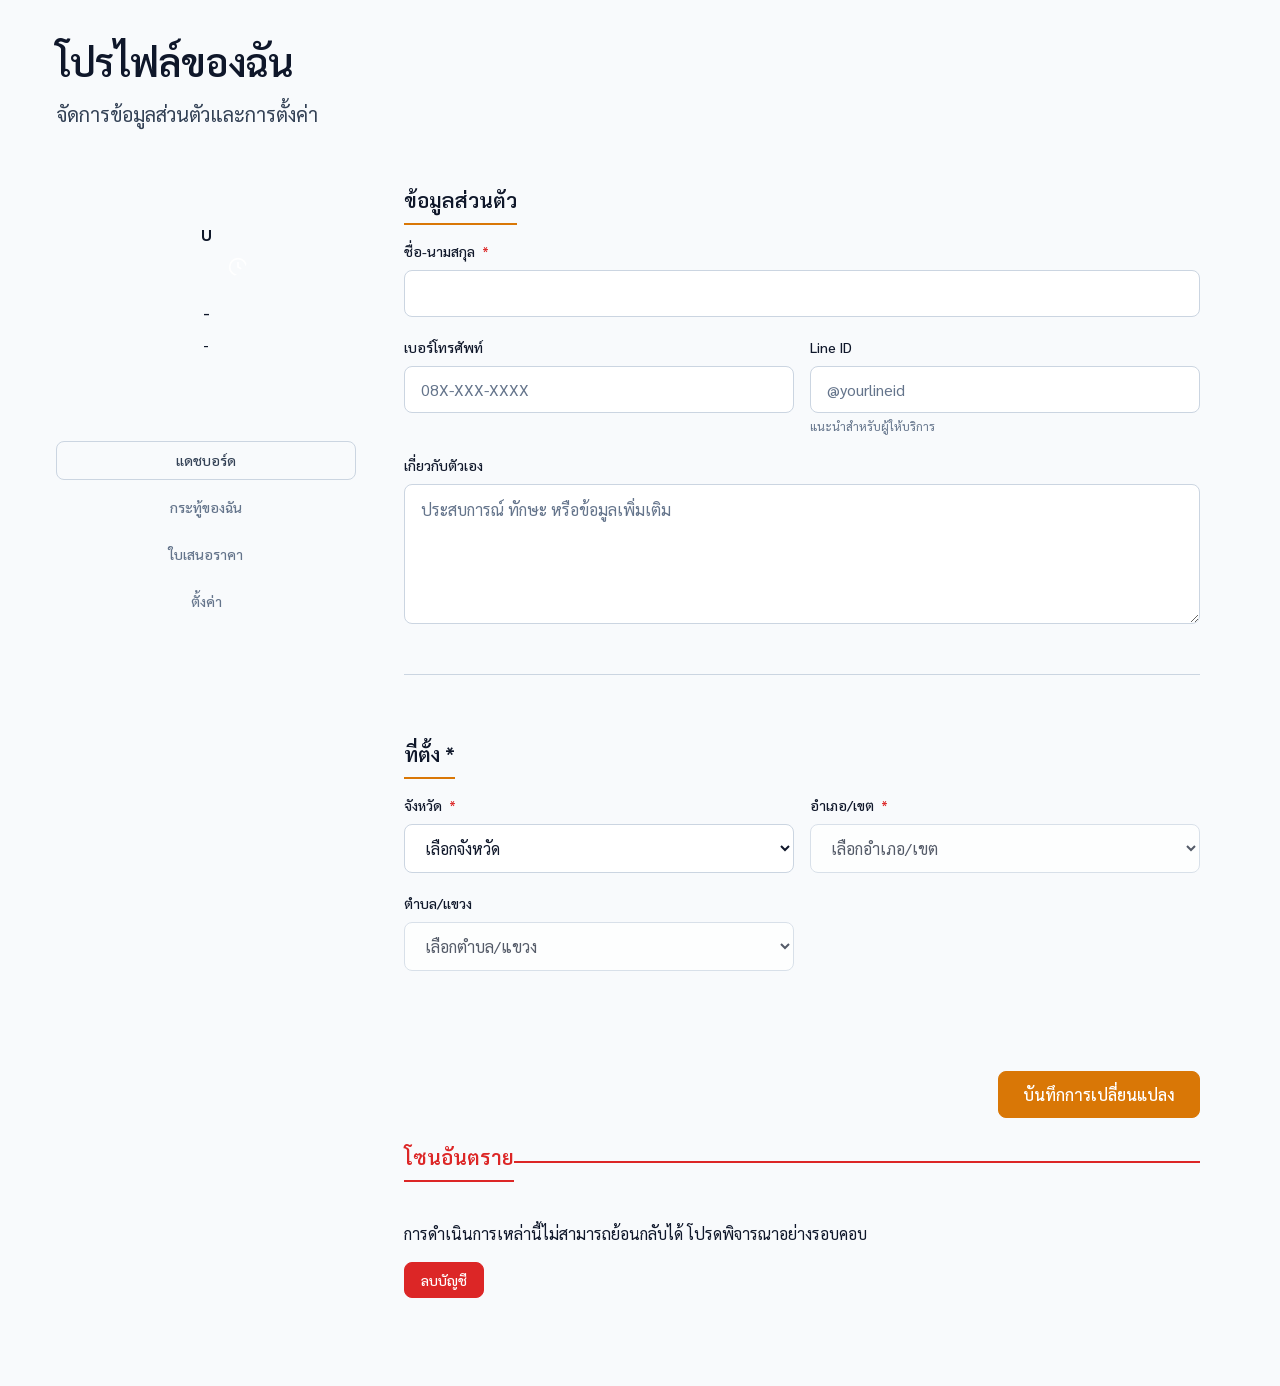
<file: pages/profile.html>
<!DOCTYPE html>
<html lang="th">
<head>
  <meta charset="UTF-8">
  <meta name="viewport" content="width=device-width, initial-scale=1.0">
  <title>โปรไฟล์ - VehicleService Forum</title>
  <link rel="preconnect" href="https://fonts.googleapis.com">
  <link rel="preconnect" href="https://fonts.gstatic.com" crossorigin>
  <link href="https://fonts.googleapis.com/css2?family=Sarabun:wght@300;400;500;600;700&display=swap" rel="stylesheet">
  <link rel="stylesheet" href="/css/main.css">
  <script type="importmap" src="/importmap.json"></script>
</head>
<body>
  <div id="app">
    <header id="site-header"></header>

    <main id="main-content" class="profile-page">
      <div class="container">
        <div class="page-header">
          <h1>โปรไฟล์ของฉัน</h1>
          <p>จัดการข้อมูลส่วนตัวและการตั้งค่า</p>
        </div>

        <div class="profile-grid">
          <!-- Profile Card -->
          <aside class="profile-sidebar">
            <div class="profile-card">
              <div class="profile-avatar" id="profile-avatar">
                <span id="avatar-initial">U</span>
                <label class="avatar-upload-label" for="avatar-upload">
                  <svg width="20" height="20" viewBox="0 0 24 24" fill="none" stroke="currentColor" stroke-width="2">
                    <circle cx="12" cy="12" r="10"></circle>
                    <polyline points="12 6 12 12 16 14"></polyline>
                  </svg>
                </label>
                <input type="file" id="avatar-upload" accept="image/*" hidden>
              </div>
              <div class="profile-info">
                <h2 id="profile-name">-</h2>
                <p class="profile-role" id="profile-role">-</p>
                <div class="profile-stats" id="profile-stats">
                  <!-- Stats will be loaded here -->
                </div>
              </div>
            </div>

            <!-- Quick Actions -->
            <div class="profile-actions">
              <a href="/pages/dashboard.html" class="btn btn-outline btn-block">แดชบอร์ด</a>
              <a href="/pages/my-posts.html" class="btn btn-ghost btn-block">กระทู้ของฉัน</a>
              <a href="/pages/my-bids.html" class="btn btn-ghost btn-block">ใบเสนอราคา</a>
              <a href="/pages/settings.html" class="btn btn-ghost btn-block">ตั้งค่า</a>
            </div>
          </aside>

          <!-- Profile Form -->
          <section class="profile-main">
            <form id="profile-form" class="profile-form" novalidate>
              <fieldset class="form-section">
                <legend class="section-legend">ข้อมูลส่วนตัว</legend>

                <div class="form-group">
                  <label class="form-label" for="full_name">ชื่อ-นามสกุล <span class="required">*</span></label>
                  <input type="text" id="full_name" name="full_name" class="form-input" required autocomplete="name">
                </div>

                <div class="form-row">
                  <div class="form-group">
                    <label class="form-label" for="phone">เบอร์โทรศัพท์</label>
                    <input type="tel" id="phone" name="phone" class="form-input" placeholder="08X-XXX-XXXX" autocomplete="tel">
                  </div>

                  <div class="form-group">
                    <label class="form-label" for="line_id">Line ID</label>
                    <input type="text" id="line_id" name="line_id" class="form-input" placeholder="@yourlineid" autocomplete="off">
                    <span class="form-help">แนะนำสำหรับผู้ให้บริการ</span>
                  </div>
                </div>

                <div class="form-group">
                  <label class="form-label" for="bio">เกี่ยวกับตัวเอง</label>
                  <textarea id="bio" name="bio" class="form-textarea" placeholder="ประสบการณ์ ทักษะ หรือข้อมูลเพิ่มเติม" rows="4"></textarea>
                </div>
              </fieldset>

              <fieldset class="form-section">
                <legend class="section-legend">ที่ตั้ง <span class="required">*</span></legend>

                <div class="form-row">
                  <div class="form-group">
                    <label class="form-label" for="province">จังหวัด <span class="required">*</span></label>
                    <select id="province" name="province" class="form-select" required>
                      <option value="">เลือกจังหวัด</option>
                    </select>
                  </div>

                  <div class="form-group">
                    <label class="form-label" for="district">อำเภอ/เขต <span class="required">*</span></label>
                    <select id="district" name="district" class="form-select" required disabled>
                      <option value="">เลือกอำเภอ/เขต</option>
                    </select>
                  </div>
                </div>

                <div class="form-row">
                  <div class="form-group">
                    <label class="form-label" for="subdistrict">ตำบล/แขวง</label>
                    <select id="subdistrict" name="subdistrict" class="form-select" disabled>
                      <option value="">เลือกตำบล/แขวง</option>
                    </select>
                  </div>
                </div>
              </fieldset>

              <div class="form-actions">
                <button type="submit" class="btn btn-primary btn-lg">บันทึกการเปลี่ยนแปลง</button>
              </div>
            </form>

            <!-- Danger Zone -->
            <fieldset class="form-section danger-zone">
              <legend class="section-legend danger">โซนอันตราย</legend>
              <p style="color: var(--color-text-secondary); margin-bottom: var(--space-4);">
                การดำเนินการเหล่านี้ไม่สามารถย้อนกลับได้ โปรดพิจารณาอย่างรอบคอบ
              </p>
              <div style="display: flex; flex-wrap: wrap; gap: var(--space-3);">
                <button type="button" class="btn btn-danger" id="delete-account-btn">ลบบัญชี</button>
              </div>
            </fieldset>
          </section>
        </div>
      </div>
    </main>

    <footer id="site-footer"></footer>
  </div>

  <script type="module">
    import { initAuth, supabase, getUserProfile, isAuthenticated, updateProfile, uploadAvatar, showToast, THAI_PROVINCES, THAI_DISTRICTS, THAI_SUBDISTRICTS, confirmDialog } from '/js/auth.js';

    document.addEventListener('DOMContentLoaded', async () => {
      await initAuth();

      // Check auth
      if (!isAuthenticated()) {
        showToast('กรุณาเข้าสู่ระบบก่อน', 'warning');
        setTimeout(() => {
          window.location.href = '/pages/login.html?redirect=' + encodeURIComponent(window.location.href);
        }, 1500);
        return;
      }

      // Load shared components
      const [headerRes, footerRes] = await Promise.all([
        fetch('/header.html'),
        fetch('/footer.html')
      ]);
      document.getElementById('site-header').innerHTML = await headerRes.text();
      document.getElementById('site-footer').innerHTML = await footerRes.text();

      await loadProfile();
      initLocationDropdowns();
      initAvatarUpload();
      initForm();
      initDangerZone();
    });

    async function loadProfile() {
      const profile = getUserProfile();
      if (!profile) return;

      // Fill form
      document.getElementById('full_name').value = profile.full_name || '';
      document.getElementById('phone').value = profile.phone || '';
      document.getElementById('line_id').value = profile.line_id || '';
      document.getElementById('bio').value = profile.bio || '';

      // Update display
      document.getElementById('profile-name').textContent = profile.full_name || 'ไม่ได้ตั้งชื่อ';
      document.getElementById('avatar-initial').textContent = (profile.full_name || 'U')[0].toUpperCase();
      document.getElementById('profile-role').textContent = profile.role === 'provider' ? 'ผู้ให้บริการ' : 'ผู้ใช้ทั่วไป';
      document.getElementById('profile-role').className = `profile-role ${profile.role === 'provider' ? 'provider' : 'seeker'}`;

      // Avatar
      if (profile.avatar_url) {
        document.getElementById('profile-avatar').style.backgroundImage = `url(${profile.avatar_url})`;
        document.getElementById('avatar-initial').style.display = 'none';
      }

      // Location dropdowns
      if (profile.province) {
        document.getElementById('province').value = profile.province;
        document.getElementById('province').dispatchEvent(new Event('change'));

        setTimeout(() => {
          if (profile.district) {
            document.getElementById('district').value = profile.district;
            document.getElementById('district').dispatchEvent(new Event('change'));

            setTimeout(() => {
              if (profile.subdistrict) {
                document.getElementById('subdistrict').value = profile.subdistrict;
              }
            }, 100);
          }
        }, 100);
      }

      // Load stats
      await loadStats();
    }

    async function loadStats() {
      const user = (await supabase.auth.getUser()).data.user;
      if (!user) return;

      try {
        const isProv = profile?.role === 'provider';

        if (isProv) {
          const [bidsRes, reviewsRes] = await Promise.all([
            supabase.from('bids').select('status', { count: 'exact' }).eq('user_id', user.id),
            supabase.from('reviews').select('rating', { count: 'exact' }).eq('reviewee_id', user.id)
          ]);

          const bids = bidsRes.data || [];
          const reviews = reviewsRes.data || [];

          const ratingAvg = reviews.length > 0
            ? (reviews.reduce((sum, r) => sum + r.rating, 0) / reviews.length).toFixed(1)
            : '0.0';

          document.getElementById('profile-stats').innerHTML = `
            <div class="stat-item">
              <span class="stat-value">${bids.length}</span>
              <span class="stat-label">ใบเสนอราคา</span>
            </div>
            <div class="stat-item">
              <span class="stat-value">${bids.filter(b => b.status === 'accepted').length}</span>
              <span class="stat-label">งานที่รับ</span>
            </div>
            <div class="stat-item">
              <span class="stat-value">${ratingAvg}</span>
              <span class="stat-label">คะแนนเฉลี่ย</span>
            </div>
            <div class="stat-item">
              <span class="stat-value">${reviews.length}</span>
              <span class="stat-label">รีวิว</span>
            </div>
          `;
        } else {
          const [postsRes] = await Promise.all([
            supabase.from('posts').select('status', { count: 'exact' }).eq('user_id', user.id)
          ]);

          const posts = postsRes.data || [];

          document.getElementById('profile-stats').innerHTML = `
            <div class="stat-item">
              <span class="stat-value">${posts.length}</span>
              <span class="stat-label">กระทู้ทั้งหมด</span>
            </div>
            <div class="stat-item">
              <span class="stat-value">${posts.filter(p => p.status === 'open').length}</span>
              <span class="stat-label">เปิดรับราคา</span>
            </div>
            <div class="stat-item">
              <span class="stat-value">${posts.filter(p => p.status === 'completed').length}</span>
              <span class="stat-label">เสร็จสิ้น</span>
            </div>
          `;
        }
      } catch (err) {
        console.error('Load stats error:', err);
      }
    }

    function initLocationDropdowns() {
      const provinceSelect = document.getElementById('province');
      const districtSelect = document.getElementById('district');
      const subdistrictSelect = document.getElementById('subdistrict');

      THAI_PROVINCES.forEach(p => {
        const opt = document.createElement('option');
        opt.value = p;
        opt.textContent = p;
        provinceSelect.appendChild(opt);
      });

      provinceSelect.addEventListener('change', () => {
        const province = provinceSelect.value;
        districtSelect.innerHTML = '<option value="">เลือกอำเภอ/เขต</option>';
        districtSelect.disabled = !province;
        subdistrictSelect.innerHTML = '<option value="">เลือกตำบล/แขวง</option>';
        subdistrictSelect.disabled = true;

        if (province && THAI_DISTRICTS[province]) {
          THAI_DISTRICTS[province].forEach(d => {
            const opt = document.createElement('option');
            opt.value = d;
            opt.textContent = d;
            districtSelect.appendChild(opt);
          });
        }
      });

      districtSelect.addEventListener('change', () => {
        const province = provinceSelect.value;
        const district = districtSelect.value;
        subdistrictSelect.innerHTML = '<option value="">เลือกตำบล/แขวง</option>';
        subdistrictSelect.disabled = !district;

        if (district && THAI_SUBDISTRICTS[province]?.[district]) {
          THAI_SUBDISTRICTS[province][district].forEach(s => {
            const opt = document.createElement('option');
            opt.value = s;
            opt.textContent = s;
            subdistrictSelect.appendChild(opt);
          });
        }
      });
    }

    function initAvatarUpload() {
      const uploadLabel = document.querySelector('.avatar-upload-label');
      const fileInput = document.getElementById('avatar-upload');
      const avatarDiv = document.getElementById('profile-avatar');
      const initial = document.getElementById('avatar-initial');

      uploadLabel.addEventListener('click', (e) => {
        e.stopPropagation();
        fileInput.click();
      });

      avatarDiv.addEventListener('click', () => fileInput.click());

      fileInput.addEventListener('change', async (e) => {
        const file = e.target.files[0];
        if (!file) return;

        if (!file.type.startsWith('image/')) {
          showToast('กรุณาเลือกไฟล์รูปภาพ', 'error');
          return;
        }

        if (file.size > 2 * 1024 * 1024) {
          showToast('ขนาดไฟล์ต้องไม่เกิน 2MB', 'error');
          return;
        }

        try {
          uploadLabel.innerHTML = '<span class="spinner spinner-sm"></span>';
          const url = await uploadAvatar(file);
          avatarDiv.style.backgroundImage = `url(${url})`;
          initial.style.display = 'none';
          showToast('อัปโหลดรูปโปรไฟล์สำเร็จ', 'success');
          uploadLabel.innerHTML = `
            <svg width="20" height="20" viewBox="0 0 24 24" fill="none" stroke="currentColor" stroke-width="2">
              <circle cx="12" cy="12" r="10"></circle>
              <polyline points="12 6 12 12 16 14"></polyline>
            </svg>
          `;
        } catch (err) {
          console.error('Avatar upload error:', err);
          showToast(err.message, 'error');
          uploadLabel.innerHTML = `
            <svg width="20" height="20" viewBox="0 0 24 24" fill="none" stroke="currentColor" stroke-width="2">
              <circle cx="12" cy="12" r="10"></circle>
              <polyline points="12 6 12 12 16 14"></polyline>
            </svg>
          `;
        }
      });
    }

    function initForm() {
      const form = document.getElementById('profile-form');
      form.addEventListener('submit', async (e) => {
        e.preventDefault();

        const formData = new FormData(form);
        const submitBtn = form.querySelector('button[type="submit"]');
        const originalText = submitBtn.textContent;

        // Validate required fields
        if (!formData.get('full_name')?.trim()) {
          showToast('กรุณากรอกชื่อ-นามสกุล', 'error');
          return;
        }
        if (!formData.get('province')) {
          showToast('กรุณาเลือกจังหวัด', 'error');
          return;
        }
        if (!formData.get('district')) {
          showToast('กรุณาเลือกอำเภอ/เขต', 'error');
          return;
        }

        submitBtn.disabled = true;
        submitBtn.innerHTML = '<span class="spinner spinner-sm"></span> กำลังบันทึก...';

        try {
          await updateProfile({
            full_name: formData.get('full_name').trim(),
            phone: formData.get('phone')?.trim() || null,
            line_id: formData.get('line_id')?.trim() || null,
            bio: formData.get('bio')?.trim() || null,
            province: formData.get('province'),
            district: formData.get('district'),
            subdistrict: formData.get('subdistrict') || null
          });

          showToast('บันทึกโปรไฟล์สำเร็จ', 'success');
          // Reload to update display
          setTimeout(() => window.location.reload(), 1000);
        } catch (err) {
          console.error('Update profile error:', err);
          showToast(err.message, 'error');
          submitBtn.disabled = false;
          submitBtn.textContent = originalText;
        }
      });
    }

    function initDangerZone() {
      document.getElementById('delete-account-btn').addEventListener('click', async () => {
        const confirmed = await confirmDialog(
          'การลบบัญชีจะลบข้อมูลทั้งหมดรวมถึงกระทู้ ใบเสนอราคา และข้อมูลส่วนตัว ไม่สามารถย้อนกลับได้ คุณแน่ใจหรือไม่?',
          { title: 'ลบบัญชี', danger: true, confirmText: 'ลบบัญชี', cancelText: 'ยกเลิก' }
        );

        if (!confirmed) return;

        const doubleConfirmed = await confirmDialog(
          'ยืนยันอีกครั้ง: คุณแน่ใจสมบูรณ์ว่าต้องการลบบัญชีนี้? ข้อมูลจะหายไปถาวร',
          { title: 'ยืนยันการลบบัญชี', danger: true, confirmText: 'ใช่ ลบเลย', cancelText: 'ไม่ ยกเลิก' }
        );

        if (!doubleConfirmed) return;

        try {
          // Note: This requires a Supabase Edge Function or admin API
          // For now, we'll just sign out and show message
          showToast('ฟีเจอร์ลบบัญชีต้องการ Backend เพิ่มเติม โปรดติดต่อแอดมิน', 'warning');
        } catch (err) {
          console.error('Delete account error:', err);
          showToast(err.message, 'error');
        }
      });
    }
  </script>

  <style>
    .profile-page {
      padding: var(--space-8) 0 var(--space-16);
    }

    .profile-grid {
      display: grid;
      grid-template-columns: 1fr;
      gap: var(--space-6);
    }

    @media (min-width: 900px) {
      .profile-grid {
        grid-template-columns: 300px 1fr;
        align-items: start;
      }
    }

    .profile-card {
      background: var(--color-bg-card);
      border: 1px solid var(--color-border);
      border-radius: var(--radius-xl);
      padding: var(--space-6);
      text-align: center;
      position: sticky;
      top: 90px;
    }

    .profile-avatar {
      width: 100px;
      height: 100px;
      border-radius: var(--radius-full);
      background: var(--color-primary-light);
      color: var(--color-primary);
      display: flex;
      align-items: center;
      justify-content: center;
      font-weight: var(--font-weight-bold);
      font-size: var(--font-size-3xl);
      margin: 0 auto var(--space-4);
      position: relative;
      overflow: hidden;
      background-size: cover;
      background-position: center;
    }

    .profile-avatar::before {
      content: '';
      position: absolute;
      inset: 0;
      background: inherit;
    }

    .avatar-upload-label {
      position: absolute;
      bottom: 0;
      right: 0;
      width: 36px;
      height: 36px;
      border-radius: var(--radius-full);
      background: var(--color-primary);
      color: white;
      display: flex;
      align-items: center;
      justify-content: center;
      cursor: pointer;
      box-shadow: var(--shadow-md);
      transition: transform var(--transition-fast);
    }

    .avatar-upload-label:hover {
      transform: scale(1.1);
    }

    .profile-info h2 {
      font-size: var(--font-size-xl);
      font-weight: var(--font-weight-semibold);
      margin-bottom: var(--space-1);
    }

    .profile-role {
      display: inline-flex;
      align-items: center;
      gap: var(--space-1);
      padding: var(--space-1) var(--space-3);
      border-radius: var(--radius-full);
      font-size: var(--font-size-sm);
      font-weight: var(--font-weight-medium);
      margin-bottom: var(--space-4);
    }

    .profile-role.provider {
      background: var(--color-primary-light);
      color: var(--color-primary);
    }

    .profile-role.seeker {
      background: var(--color-secondary);
      color: white;
    }

    .profile-stats {
      display: grid;
      grid-template-columns: repeat(2, 1fr);
      gap: var(--space-3);
      padding-top: var(--space-4);
      border-top: 1px solid var(--color-border);
    }

    .stat-item {
      display: flex;
      flex-direction: column;
      align-items: center;
    }

    .stat-value {
      font-size: var(--font-size-xl);
      font-weight: var(--font-weight-bold);
      color: var(--color-text);
    }

    .stat-label {
      font-size: var(--font-size-xs);
      color: var(--color-text-secondary);
    }

    .profile-actions {
      display: flex;
      flex-direction: column;
      gap: var(--space-2);
      margin-top: var(--space-6);
    }

    .profile-main {
      background: var(--color-bg-card);
      border: 1px solid var(--color-border);
      border-radius: var(--radius-xl);
      padding: var(--space-6);
    }

    .profile-form {
      display: flex;
      flex-direction: column;
      gap: var(--space-8);
    }

    .danger-zone {
      border-top: 2px solid var(--color-danger);
      padding-top: var(--space-6);
      margin-top: var(--space-6);
    }

    .danger-zone .section-legend.danger {
      color: var(--color-danger);
      border-color: var(--color-danger);
    }

    .form-actions {
      display: flex;
      justify-content: flex-end;
      padding-top: var(--space-4);
      border-top: 1px solid var(--color-border);
    }
  </style>
</body>
</html>
</file>
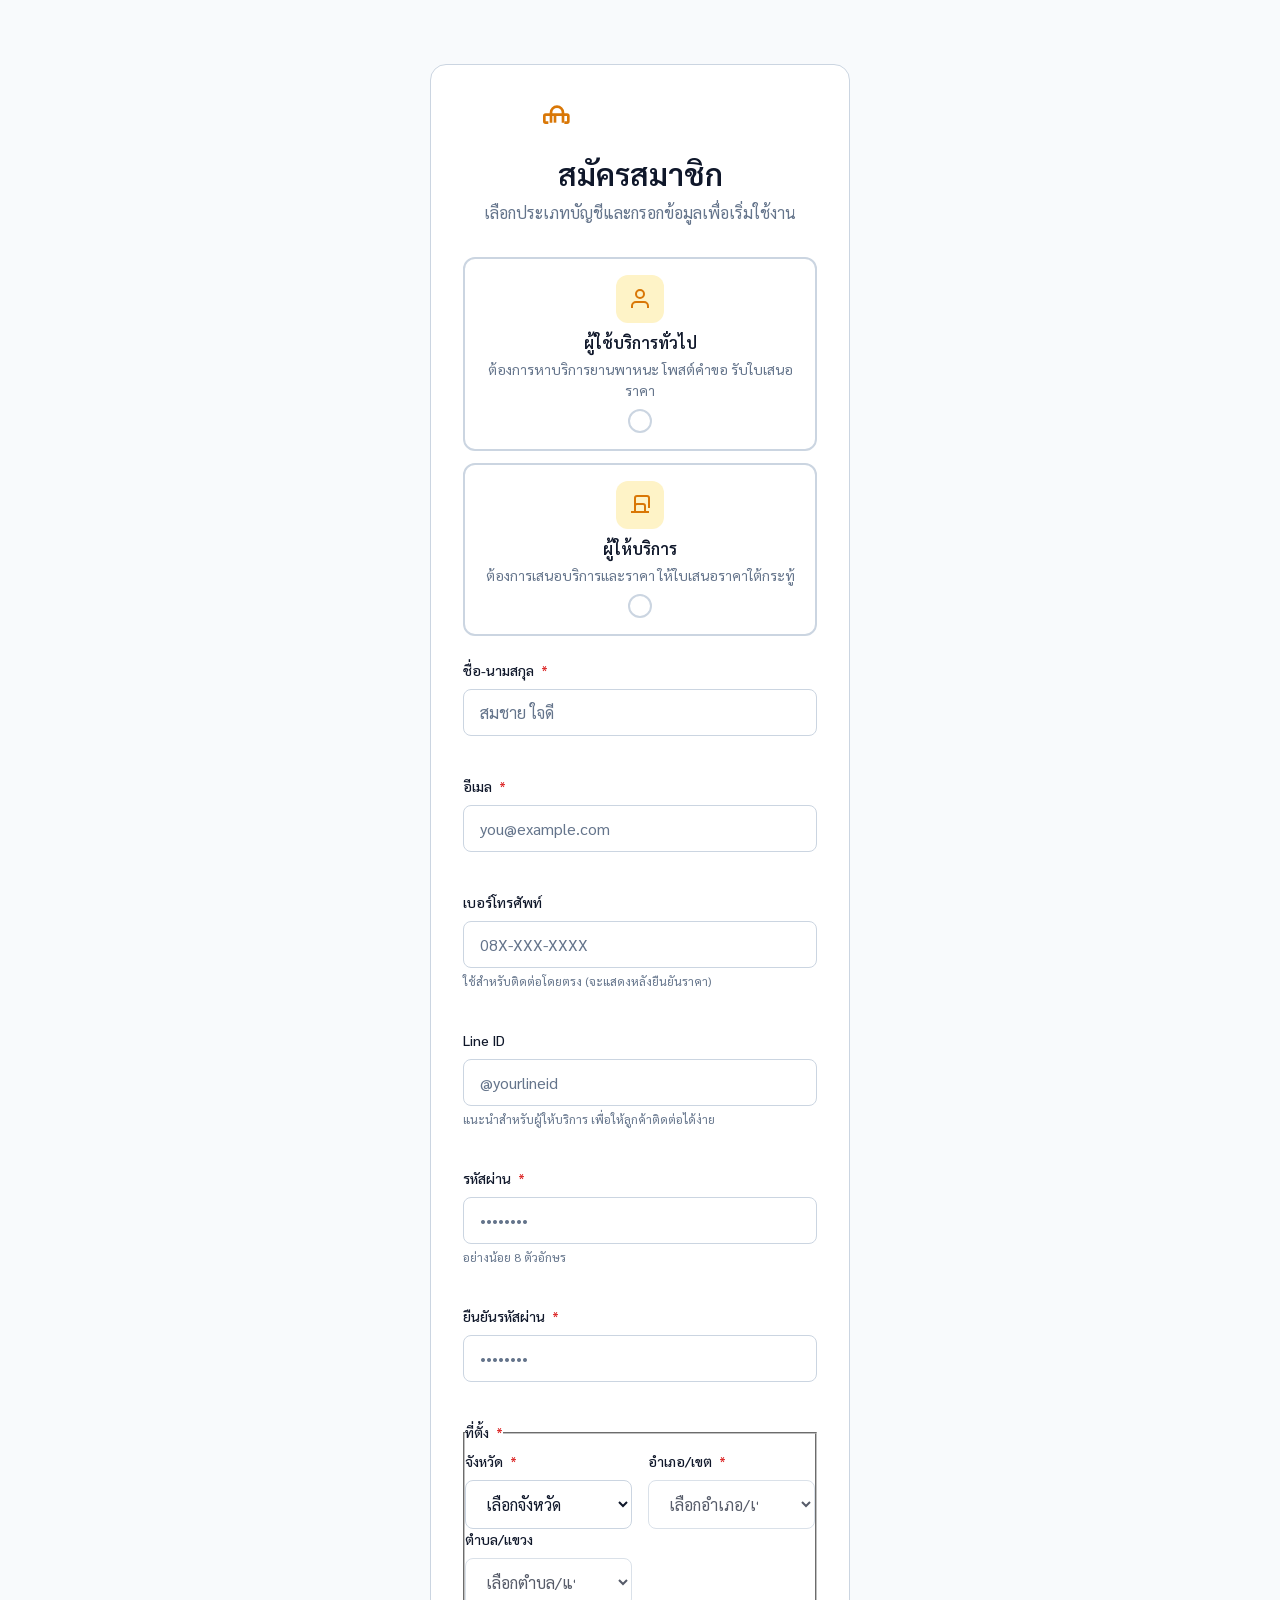
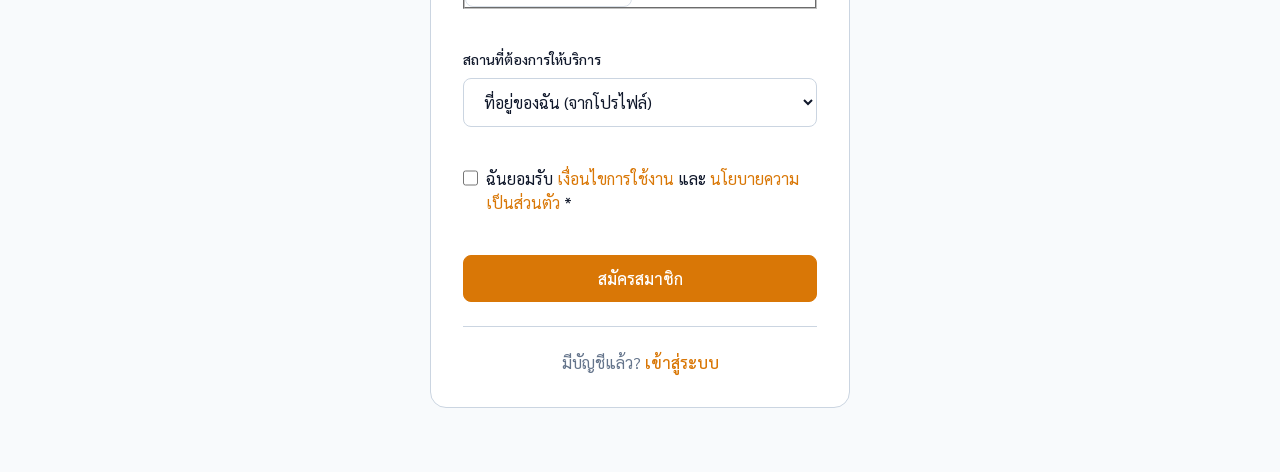
<file: pages/register.html>
<!DOCTYPE html>
<html lang="th">
<head>
  <meta charset="UTF-8">
  <meta name="viewport" content="width=device-width, initial-scale=1.0">
  <title>สมัครสมาชิก - VehicleService Forum</title>
  <link rel="preconnect" href="https://fonts.googleapis.com">
  <link rel="preconnect" href="https://fonts.gstatic.com" crossorigin>
  <link href="https://fonts.googleapis.com/css2?family=Sarabun:wght@300;400;500;600;700&display=swap" rel="stylesheet">
  <link rel="stylesheet" href="/css/main.css">
  <script type="importmap" src="/importmap.json"></script>
</head>
<body>
  <div id="app">
    <header id="site-header"></header>

    <main id="main-content" class="auth-page">
      <div class="container">
        <div class="auth-card">
          <div class="auth-header">
            <a href="/" class="header-brand" style="justify-content: center;">
              <svg viewBox="0 0 24 24" fill="none" stroke="currentColor" stroke-width="2" aria-hidden="true">
                <path d="M19 17h2c.6 0 1-.4 1-1v-4c0-.6-.4-1-1-1H5c-.6 0-1 .4-1 1v4c0 .6.4 1 1 1h2"></path>
                <path d="M9 17V9.5C9 7 11 5 13.5 5S18 7 18 9.5V17"></path>
                <path d="M12 17v-5"></path>
              </svg>
              VehicleService
            </a>
            <h1>สมัครสมาชิก</h1>
            <p>เลือกประเภทบัญชีและกรอกข้อมูลเพื่อเริ่มใช้งาน</p>
          </div>

          <!-- Role Selection - Horizontal Layout -->
          <div class="role-selector" role="radiogroup" aria-label="เลือกประเภทบัญชี">
            <input type="radio" id="role-seeker" name="role" value="seeker" checked class="sr-only">
            <input type="radio" id="role-provider" name="role" value="provider" class="sr-only">

            <label for="role-seeker" class="role-option" data-role="seeker">
              <div class="role-option-icon">
                <svg viewBox="0 0 24 24" fill="none" stroke="currentColor" stroke-width="2" aria-hidden="true">
                  <path d="M20 21v-2a4 4 0 0 0-4-4H8a4 4 0 0 0-4 4v2"></path>
                  <circle cx="12" cy="7" r="4"></circle>
                </svg>
              </div>
              <div class="role-option-content">
                <h3>ผู้ใช้บริการทั่วไป</h3>
                <p>ต้องการหาบริการยานพาหนะ โพสต์คำขอ รับใบเสนอราคา</p>
              </div>
              <div class="role-option-check" aria-hidden="true">
                <svg viewBox="0 0 24 24" fill="none" stroke="currentColor" stroke-width="3">
                  <polyline points="20 6 9 17 4 12"></polyline>
                </svg>
              </div>
            </label>

            <label for="role-provider" class="role-option" data-role="provider">
              <div class="role-option-icon">
                <svg viewBox="0 0 24 24" fill="none" stroke="currentColor" stroke-width="2" aria-hidden="true">
                  <path d="M21 15V5a2 2 0 0 0-2-2H9a2 2 0 0 0-2 2v10"></path>
                  <path d="M3 19h18"></path>
                  <path d="M7 19v-6a2 2 0 0 1 2-2h6a2 2 0 0 1 2 2v6"></path>
                </svg>
              </div>
              <div class="role-option-content">
                <h3>ผู้ให้บริการ</h3>
                <p>ต้องการเสนอบริการและราคา ให้ใบเสนอราคาใต้กระทู้</p>
              </div>
              <div class="role-option-check" aria-hidden="true">
                <svg viewBox="0 0 24 24" fill="none" stroke="currentColor" stroke-width="3">
                  <polyline points="20 6 9 17 4 12"></polyline>
                </svg>
              </div>
            </label>
          </div>

          <form id="register-form" class="auth-form" novalidate>
            <div class="form-group">
              <label class="form-label" for="full_name">ชื่อ-นามสกุล <span class="required">*</span></label>
              <input type="text" id="full_name" name="full_name" class="form-input" placeholder="สมชาย ใจดี" required autocomplete="name">
            </div>

            <div class="form-group">
              <label class="form-label" for="email">อีเมล <span class="required">*</span></label>
              <input type="email" id="email" name="email" class="form-input" placeholder="you@example.com" required autocomplete="email">
            </div>

            <div class="form-group">
              <label class="form-label" for="phone">เบอร์โทรศัพท์</label>
              <input type="tel" id="phone" name="phone" class="form-input" placeholder="08X-XXX-XXXX" autocomplete="tel">
              <span class="form-help">ใช้สำหรับติดต่อโดยตรง (จะแสดงหลังยืนยันราคา)</span>
            </div>

            <div class="form-group">
              <label class="form-label" for="line_id">Line ID</label>
              <input type="text" id="line_id" name="line_id" class="form-input" placeholder="@yourlineid" autocomplete="off">
              <span class="form-help">แนะนำสำหรับผู้ให้บริการ เพื่อให้ลูกค้าติดต่อได้ง่าย</span>
            </div>

            <div class="form-group">
              <label class="form-label" for="password">รหัสผ่าน <span class="required">*</span></label>
              <input type="password" id="password" name="password" class="form-input" placeholder="••••••••" required autocomplete="new-password" minlength="8">
              <span class="form-help">อย่างน้อย 8 ตัวอักษร</span>
            </div>

            <div class="form-group">
              <label class="form-label" for="confirm_password">ยืนยันรหัสผ่าน <span class="required">*</span></label>
              <input type="password" id="confirm_password" name="confirm_password" class="form-input" placeholder="••••••••" required autocomplete="new-password">
            </div>

            <!-- Location fields (shown for both roles) -->
            <fieldset class="form-group">
              <legend class="form-label">ที่ตั้ง <span class="required">*</span></legend>
              <div class="form-row">
                <div>
                  <label class="form-label" for="province">จังหวัด <span class="required">*</span></label>
                  <select id="province" name="province" class="form-select" required>
                    <option value="">เลือกจังหวัด</option>
                  </select>
                </div>
                <div>
                  <label class="form-label" for="district">อำเภอ/เขต <span class="required">*</span></label>
                  <select id="district" name="district" class="form-select" required disabled>
                    <option value="">เลือกอำเภอ/เขต</option>
                  </select>
                </div>
              </div>
              <div class="form-row">
                <div>
                  <label class="form-label" for="subdistrict">ตำบล/แขวง</label>
                  <select id="subdistrict" name="subdistrict" class="form-select" disabled>
                    <option value="">เลือกตำบล/แขวง</option>
                  </select>
                </div>
              </div>
            </fieldset>

            <div class="form-group">
              <label class="form-label" for="preferred_location">สถานที่ต้องการให้บริการ</label>
              <select id="preferred_location" name="preferred_location" class="form-select">
                <option value="my_location">ที่อยู่ของฉัน (จากโปรไฟล์)</option>
                <option value="provider_location">สถานที่ของผู้ให้บริการ</option>
                <option value="other">สถานที่อื่น (ระบุในรายละเอียด)</option>
              </select>
            </div>

            <div class="form-group">
              <label class="form-checkbox">
                <input type="checkbox" name="terms" id="terms" required>
                <span>ฉันยอมรับ <a href="/pages/terms.html" target="_blank">เงื่อนไขการใช้งาน</a> และ <a href="/pages/privacy.html" target="_blank">นโยบายความเป็นส่วนตัว</a> <span class="required">*</span></span>
              </label>
            </div>

            <button type="submit" class="btn btn-primary btn-block btn-lg">สมัครสมาชิก</button>
          </form>

          <div class="auth-footer">
            <p>มีบัญชีแล้ว? <a href="/pages/login.html">เข้าสู่ระบบ</a></p>
          </div>
        </div>
      </div>
    </main>

    <footer id="site-footer"></footer>
  </div>

  <script type="module">
    import { initAuth, signUp, showToast } from '/js/auth.js';

    // Thailand province/district/subdistrict data - inlined for immediate availability
    const PROVINCES = [
      'กรุงเทพมหานคร','กระบี่','กาญจนบุรี','กาฬสินธุ์','กำแพงเพชร','ขอนแก่น',
      'จันทบุรี','ฉะเชิงเทรา','ชลบุรี','ชัยนาท','ชัยภูมิ','ชุมพร',
      'เชียงราย','เชียงใหม่','ตรัง','ตราด','ตาก','นครนายก',
      'นครปฐม','นครพนม','นครราชสีมา','นครศรีธรรมราช','นครสวรรค์','นครสีธรรมราช',
      'นราธิวาส','น่าน','บึงกาฬ','บุรีรัมย์','ปทุมธานี','ประจวบคีรีขันธ์',
      'ปราจีนบุรี','ปัตตานี','พระนครศรีอยุธยา','พะเยา','พังงา','พัทลุง',
      'พิจิตร','พิษณุโลก','เพชรบุรี','เพชรบูรณ์','แพร่','ภูเก็ต',
      'มหาสารคาม','มุกดาหาร','แม่ฮ่องสอน','ยะลา','ยโสธร','ร้อยเอ็ด',
      'ระนอง','ระยอง','ราชบุรี','ลพบุรี','ลำปาง','ลำพูน',
      'เลย','ศรีสะเกษ','สกลนคร','สงขลา','สตูล','สมุทรปราการ',
      'สมุทรสงคราม','สมุทรสาคร','สระแก้ว','สระบุรี','สิงห์บุรี','สุโขทัย',
      'สุพรรณบุรี','สุราษฎร์ธานี','สุรินทร์','หนองคาย','หนองบัวลำภู','อ่างทอง',
      'อุดรธานี','อุตรดิตถ์','อุทัยธานี','อุบลราชธานี','อำนาจเจริญ'
    ];

    const DISTRICTS = {
      'กรุงเทพมหานคร': ['พระนคร','ดุสิต','หนองจอก','บางรัก','บางเขน','บางกะปิ','ปทุมวัน','ป้อมปราบศัตรูพ่าย','พระโขนง','มีนบุรี','ลาดกระบัง','ยานนาวา','สัมพันธวงศ์','พญาไท','ธนบุรี','บางกอกใหญ่','ห้วยขวาง','คลองสาน','ตลิ่งชัน','บางกอกน้อย','บางขุนเทียน','ภาษีเจริญ','หนองแขม','ราษฎร์บูรณะ','บางพลัด','ดินแดง','บึงกุ่ม','สาทร','บางซื่อ','จตุจักร','บางคอแหลม','ประเวศ','คลองเตย','สวนหลวง','จอมทอง','ดอนเมือง','ราษฎร์บูรณะ','ลาดพร้าว','วังทองหลาง','คลองสามวา','บางนา','ทวีวัฒนา','บางบอน','สายไหม','คันนายาว','สะพานสูง','วังน้อย','คลองสามวา','บางขุนเทียน','ทุ่งครุ','บางบอน'],
      'สมุทรปราการ': ['เมืองสมุทรปราการ','บางบ่อ','บางพลี','พระประแดง','พระสมุทรเจดีย์','บางเสาธง'],
      'นนทบุรี': ['เมืองนนทบุรี','บางกรวย','บางใหญ่','บางบัวทอง','ไทรน้อย','ปากเกร็ด'],
      'ปทุมธานี': ['เมืองปทุมธานี','คลองหลวง','ธัญบุรี','หนองเสือ','ลาดหลุมแก้ว','สำโรง'],
      'ชลบุรี': ['เมืองชลบุรี','บ้านบึง','หนองใหญ่','บางละมุง','พานทอง','โพธิ์พระยา','ศรีราชา','เกาะสีชัง','สัตหีบ','บ่อทอง','เกาะจันทร์'],
      'เชียงใหม่': ['เมืองเชียงใหม่','แม่ออน','แม่อาย','เชียงdao','แม่แจ่ม','แม่ริม','สะเมิง','แม่ต่าง','แม่แวง','ฮอด','สันกำแพง','สันป่าตอง','สันไก่','หางดง','ฮอด','ชัยปรากร','เวียงแหง','อมก๋อย','ดอยเต่า','ดอยสะเก็ด','แม่วาง','เวียงหนองหลง','ดอยหล่อ'],
      'ขอนแก่น': ['เมืองขอนแก่น','บ้านไผ่','หนองนาคำ','ชุมแพ','สิรินธร','น้ำพอง','อุบลรัตน์','กระนวน','บ้านแฮด','ภูเวียง','มัญจาคีรี','โคกโพธิ์ไชย','หนองเรือ','ภูผามาน','แวงใหญ่','โนนศิลา','เวียงเก่า','หนองบัวลำภู','หนองบัวแดง','โนนสัง','วังสามหมอ','พล','แวงน้อย','สีชมพู','ภูผามาน','หนองนาคำ','บ้านไผ่','ชุมแพ','สิรินธร','น้ำพอง','อุบลรัตน์','กระนวน'],
      'นครราชสีมา': ['เมืองนครราชสีมา','โคราช','บ้านเหลื่อม','จักรสีห์','สูงเนิน','ขามสะแกแสง','โนนไทย','โนนสูง','ขามทะเลสอ','พระทองคำ','ลานกระบือ','โคกกรวด','บัวใหญ่','บัวลาย','ประทาย','ปักธงชัย','พิมาย','ห้วยทอง','โชคชัย','ด่านขุนทด','โนนแดง','ขามสะแกแสง','บ้านเหลื่อม','จักรสีห์','สูงเนิน','โนนไทย','โนนสูง','ขามทะเลสอ','พระทองคำ','ลานกระบือ','โคกกรวด'],
      'สงขลา': ['เมืองสงขลา','สทิงพระ','จะนะ','นาทวี','เทพา','สะบ้าย้อย','ระโนด','กระแสสินธุ์','รัตภูมิ','สะเดา','หาดใหญ่','นาหม่อม','ควนเนียง','บางกล่ำ','สิงหนคร','คลองหอยโข่ง'],
      'ภูเก็ต': ['เมืองภูเก็ต','กะทู้','ถลาง'],
      'ระยอง': ['เมืองระยอง','บ้านฉาง','แกลง','วังจันทร์','บ้านค่าย','ปลวกแดง','เขาชายนาม','นิคมพัฒนา'],
      'สมุทรสาคร': ['เมืองสมุทรสาคร','กระทุ่มเบน','อำเภอเมือง'],
      'พระนครศรีอยุธยา': ['พระนครศรีอยุธยา','ท่าเรือ','นครหลวง','บางไทร','บางบาล','บางปะอิน','บางปะหัน','โพธิ์ไทร','ลัดบัวหลวง','วังน้อย','เสนา','บางปะอิน','อุทัย','มหาราช','บ้านพระเอก']
    };

    const SUBDISTRICTS = {
      'กรุงเทพมหานคร': {
        'พระนคร': ['พระบรมมหาราชวงศ์','วังบูรพาภิรมย์','วัดราชบพิตร','สำราญราษฎร์','ชนะสงคราม','บวรนิเวศ','ศิริราช','อรุณอมรินทร์','วัดกระบือ','ช้ากระบือ','บ้านบาตร','ศรูอาบ','สวนจิตรลดา','ดุสิต','วชิรพายบาล','ทุ่งพระ','สuanชיטים','กิ่งแก้ว','ท่าพระ','ศักดิ์ไชยสิทธิชัย','สีลม','สุรวงศ์','บางรัก','มหาเพ็ชร','สีลม','สุรวงศ์','มหาเพ็ชร','สีลม'],
        'ดุสิต': ['ดุสิต','วชิรพายบาล','สuanชיטים','ท่าพระ','ศักดิ์ไชยสิทธิชัย','กิ่งแก้ว','ทุ่งพระ','วังบูรพาภิรมย์','วัดระฆัง','อรุณอมรินทร์'],
        'บางรัก': ['สีลม','สุรวงศ์','มหาเพ็ชร','บางรัก','มหาเพ็ชร','สีลม','สุรวงศ์'],
        'ปทุมวัน': ['ปทุมวัน','ลุมพินี','วังใหม่','สวนหลวง','รองเมือง','พระโขนง','คลองเตย','คลองตัน'],
        'วัฒนา': ['คลองเตย','คลองตัน','พระโขนง','ลุมพินี','วังใหม่','สวนหลวง'],
        'คลองเตย': ['คลองเตย','คลองตัน','พระโขนง','ลุมพินี','สวนหลวง'],
        'ห้วยขวาง': ['ห้วยขวาง','บางกะปิ','สามเสนใน','ดินแดง','สามเสนใน','ดินแดง'],
        'บางกะปิ': ['บางกะปิ','ห้วยขวาง','สามเสนใน','ดินแดง','คลองจั่น'],
        'ลาดกระบัง': ['ลาดกระบัง','คลองสำเหร่','คลองสามประจักษ์','ลำปลายมาศ','ทับยาว','คูบางหลวง'],
        'บางเขน': ['บางเขน','อ้อมใหญ่','ท่าร้อน','ท่าทอง','อนุสาวรีย์','ลำหาน'],
        'จตุจักร': ['จตุจักร','ลาดยาว','เสนานิคม','จอมพล','จักรพงษ์'],
        'หลักสี่': ['หลักสี่','ท่าทอง','อนุสาวรีย์','บางเขน','ลำหาน'],
        'บางซื่อ': ['บางซื่อ','อ่างทอง','วชิรพายบาล','ทุ่งสองห้อง','บางเขน'],
        'บางแค': ['บางแค','บางแคเหนือ','บางแคใต้','หลักสอง'],
        'บางขุนเทียน': ['ท่าแค','บางขุนเทียน','บางมด','สะทอ'],
        'บางบอน': ['บางบอน','ทุ่งครุ','บางมด','สะทอ'],
        'ทุ่งครุ': ['ทุ่งครุ','บางมด','สะทอ','บางบอน'],
        'สวนหลวง': ['สวนหลวง','พระโขนง','คลองตัน','ลุมพินี','สวนหลวง'],
        'คลองสาน': ['คลองสาน','สำเภา','สมเด็จเจ้าพระยา','คลองต้นไม้','บางลำภูล่าง'],
        'ยานนาวา': ['ยานนาวา','บางโพงพาง','ช่องนนทรี','บางยอ'],
        'สาทร': ['ทุ่งมหาเมฆ','ยานนาวา','สาทร','คลองเตย'],
        'บางนา': ['บางนาเหนือ','บางนาใต้','พระโขนง','บางแก้ว'],
        'พระโขนง': ['พระโขนง','คลองตัน','พระโขนงเหนือ','พระโขนงใต้'],
        'มีนบุรี': ['มีนบุรี','สะพานสูง','นวมินทร์','สวนจิตรลดา','มีนบุรี'],
        'ลาดพร้าว': ['ลาดพร้าว','จอมพล','จตุจักร','เสนานิคม','จักรพงษ์'],
        'บึงกุ่ม': ['บึงกุ่ม','พระโขนง','นวมินทร์','สวนจิตรลดา','ลาดพร้าว'],
        'วังทองหลาง': ['วังทองหลาง','สะพานสูง','นวมินทร์','คลองจั่น','วังทองหลาง'],
        'คลองสามวา': ['คลองสามวา','บางชัน','ลำปลายมาศ','ทับยาว','คูบางหลวง'],
        'นวมินทร์': ['นวมินทร์','บึงกุ่ม','คลองจั่น','วังทองหลาง','สะพานสูง'],
        'สะพานสูง': ['สะพานสูง','ปทุมวัน','ประเวศ','ลาดพร้าว','วังทองหลาง'],
        'ประเวศ': ['ประเวศ','คลองสามวา','ลำปลายมาศ','ทับยาว','คูบางหลวง'],
        'ดอนเมือง': ['ดอนเมือง','สีกัน','บางคุ้ง','หลักสอง','สนามบิน'],
        'ทวีวัฒนา': ['ทวีวัฒนา','ศาลาธรรมสophon','ทวีวัฒนา','มหาไชย','สลาย'],
        'บางขุนเทียน': ['ท่าแค','บางขุนเทียน','บางมด','สะทอ'],
        'ทุ่งครุ': ['ทุ่งครุ','บางมด','สะทอ','บางขุนเทียน'],
        'บางบอน': ['บางบอน','บางขุนเทียน','ทุ่งครุ','บางมด'],
        'สายไหม': ['สายไหม','คลองสามวา','ลำปลายมาศ','ทับยาว','คูบางหลวง'],
        'คันนายาว': ['คันนายาว','บางชัน','ลำปลายมาศ','ทับยาว','คูบางหลวง'],
        'คลองสามวา': ['คลองสามวา','บางชัน','ลำปลายมาศ','ทับยาว','คูบางหลวง'],
        'บางขุนเทียน': ['ท่าแค','บางขุนเทียน','บางมด','สะทอ'],
        'ทุ่งครุ': ['ทุ่งครุ','บางมด','สะทอ','บางขุนเทียน'],
        'บางบอน': ['บางบอน','บางขุนเทียน','ทุ่งครุ','บางมด'],
        'สายไหม': ['สายไหม','คลองสามวา','ลำปลายมาศ','ทับยาว','คูบางหลวง'],
        'คันนายาว': ['คันนายาว','บางชัน','ลำปลายมาศ','ทับยาว','คูบางหลวง'],
        'คลองสามวา': ['คลองสามวา','บางชัน','ลำปลายมาศ','ทับยาว','คูบางหลวง'],
        'บางขุนเทียน': ['ท่าแค','บางขุนเทียน','บางมด','สะทอ'],
        'ทุ่งครุ': ['ทุ่งครุ','บางมด','สะทอ','บางขุนเทียน'],
        'บางบอน': ['บางบอน','บางขุนเทียน','ทุ่งครุ','บางมด']
      },
      'สมุทรปราการ': {
        'เมืองสมุทรปราการ': ['ปากน้ำ','ท้ายกีบ','บางเมือง','บางปู','บางปูใหม่','พระสมุทรเจดีย์'],
        'บางบ่อ': ['บางบ่อ','คลองด่าน','บางพลี','บางเสาธง'],
        'บางพลี': ['บางพลีใหญ่','บางพลี','ราชาเทวะ','หนองปรือ','บางเสาธง'],
        'พระประแดง': ['พระประแดง','ตลาด','บางโปรง','บางน้ำผึ้ง','บางกระสอ','บางหัวเสือ'],
        'พระสมุทรเจดีย์': ['พระสมุทรเจดีย์','ลาเอก','นาคลองบางปลากด','บางขอ'],
        'บางเสาธง': ['บางเสาธง','บางพลี','บางบ่อ','บางพลีใหญ่']
      },
      'นนทบุรี': {
        'เมืองนนทบุรี': ['สุขเนื่อง','บางกร่าง','บางเขน','ท่าทราย','ไทรน้อย','บางใหญ่'],
        'บางกรวย': ['บางกรวย','บางขุนกอง','บางขุนศรี','วัดชลอ','พลอยพระอินทร์'],
        'บางใหญ่': ['บางใหญ่','บางม่วง','บางเลน','ไทรน้อย','บางกรวย'],
        'บางบัวทอง': ['บางบัวทอง','โพธิ์ทอง','สลایا','บางกรวย','ไทรน้อย'],
        'ไทรน้อย': ['ไทรน้อย','บางใหญ่','บางบัวทอง','บางกรวย','ไทรน้อย'],
        'ปากเกร็ด': ['ปากเกร็ด','บางม่วง','บางกรวย','ไทรน้อย','บางใหญ่']
      },
      'ปทุมธานี': {
        'เมืองปทุมธานี': ['บางกระบือ','บางพูด','บางหลวง','บ้านใหม่','คลองหนึ่ง','คลองสอง','คลองสาม','คลองสี่','คลองห้า','คลองหก','คลองเจ็ด','บางกระบือ','บางพูด'],
        'คลองหลวง': ['คลองหนึ่ง','คลองสอง','คลองสาม','คลองสี่','คลองห้า','คลองหก','คลองเจ็ด','บางกระบือ','บางพูด'],
        'ธัญบุรี': ['บัวหลวง','บัวใหญ่','ลำลูกกา','รังสิทธิ์','ปากเคล็ด','บัวหลวง'],
        'หนองเสือ': ['หนองเสือ','บัวหลวง','บัวใหญ่','ลำลูกกา','รังสิทธิ์'],
        'ลาดหลุมแก้ว': ['ลาดหลุมแก้ว','บัวหลวง','บัวใหญ่','ลำลูกกา','รังสิทธิ์'],
        'สำโรง': ['สำโรง','บัวหลวง','บัวใหญ่','ลำลูกกา','รังสิทธิ์']
      },
      'ชลบุรี': {
        'เมืองชลบุรี': ['หนองใหญ่','บ้านข่า','บ้านสุ언을','ห้วยกะปิ','สำเภา','หนองมะค่า','บางพระ','ทุ่งสุขลา','หนองรี','มาบกา'],
        'บ้านบึง': ['บ้านบึง','หนองไผ่','หนองใหญ่','บ้านสุ언을','หนองมะค่า'],
        'หนองใหญ่': ['หนองใหญ่','บ้านบึง','บ้านสุ언을','หนองมะค่า','มาบกา'],
        'บางละมุง': ['หนองปรือ','หนองหอย','บางละมุง','ห้วยใหญ่','หนองขาม','หนองพลับ','เนินพระ','เขาไม้แก้ว','บ้านอัมพุ'],
        'พานทอง': ['พานทอง','หนองใหญ่','มาบกา','หนองรี','ห้วยกะปิ'],
        'โพธิ์พระยา': ['โพธิ์พระยา','บ้านบึง','หนองใหญ่','มาบกา','หนองรี'],
        'ศรีราชา': ['ศรีราชา','สุรสากร','บางพระ','ทุ่งสุขลา','บ้านข่า','บ้านสุ언을','ห้วยกะปิ','หนองมะค่า'],
        'เกาะสีชัง': ['เกาะสีชัง','ท่าทอง','บ้านข่า','ห้วยกะปิ','หนองมะค่า'],
        'สัตหีบ': ['สัตหีบ','บางละมุง','หนองปรือ','หนองหอย','ห้วยใหญ่'],
        'บ่อทอง': ['บ่อทอง','บ้านบึง','หนองใหญ่','มาบกา','หนองรี'],
        'เกาะจันทร์': ['เกาะจันทร์','ท่าทอง','บ้านข่า','ห้วยกะปิ','หนองมะค่า']
      },
      'เชียงใหม่': {
        'เมืองเชียงใหม่': ['ศรีภูมิ','ช้างม่อม','ช้างเผือก','หัวเวียง','ป่าแดด','หนองหอย','แก้วนวล','มหาวน','ท่าศาลา','ช้างม่อม','ช้างเผือก'],
        'แม่ออน': ['แม่ออน','แม่อาย','เชียงdao','แม่แจ่ม','แม่ริม','สะเมิง','แม่ต่าง','แม่แวง','ฮอด'],
        'เชียงdao': ['เชียงdao','แม่ออน','เชียงdao','แม่อาย','แม่แจ่ม','แม่ริม','สะเมิง','แม่ต่าง','แม่แวง','ฮอด'],
        'แม่แจ่ม': ['แม่แจ่ม','แม่ออน','เชียงdao','แม่อาย','แม่ริม','สะเมิง','แม่ต่าง','แม่แวง','ฮอด'],
        'แม่ริม': ['แม่ริม','แม่ออน','เชียงdao','แม่อาย','แม่แจ่ม','สะเมิง','แม่ต่าง','แม่แวง','ฮอด'],
        'สะเมิง': ['สะเมิง','แม่ออน','เชียงdao','แม่อาย','แม่แจ่ม','แม่ริม','สะเมิง','แม่ต่าง','แม่แวง','ฮอด'],
        'แม่ต่าง': ['แม่ต่าง','แม่ออน','เชียงdao','แม่อาย','แม่แจ่ม','แม่ริม','สะเมิง','แม่ต่าง','แม่แวง','ฮอด'],
        'แม่แวง': ['แม่แวง','แม่ออน','เชียงdao','แม่อาย','แม่แจ่ม','แม่ริม','สะเมิง','แม่ต่าง','แม่แวง','ฮอด'],
        'ฮอด': ['ฮอด','แม่ออน','เชียงdao','แม่อาย','แม่แจ่ม','แม่ริม','สะเมิง','แม่ต่าง','แม่แวง','ฮอด'],
        'สันกำแพง': ['สันกำแพง','แม่ออน','เชียงdao','แม่อาย','แม่แจ่ม','แม่ริม','สะเมิง','แม่ต่าง','แม่แวง','ฮอด'],
        'สันป่าตอง': ['สันป่าตอง','แม่ออน','เชียงdao','แม่อาย','แม่แจ่ม','แม่ริม','สะเมิง','แม่ต่าง','แม่แวง','ฮอด'],
        'สันไก่': ['สันไก่','แม่ออน','เชียงdao','แม่อาย','แม่แจ่ม','แม่ริม','สะเมิง','แม่ต่าง','แม่แวง','ฮอด'],
        'หางดง': ['หางดง','แม่ออน','เชียงdao','แม่อาย','แม่แจ่ม','แม่ริม','สะเมิง','แม่ต่าง','แม่แวง','ฮอด'],
        'ฮอด': ['ฮอด','แม่ออน','เชียงdao','แม่อาย','แม่แจ่ม','แม่ริม','สะเมิง','แม่ต่าง','แม่แวง','ฮอด'],
        'ชัยปรากร': ['ชัยปรากร','แม่ออน','เชียงdao','แม่อาย','แม่แจ่ม','แม่ริม','สะเมิง','แม่ต่าง','แม่แวง','ฮอด'],
        'เวียงแหง': ['เวียงแหง','แม่ออน','เชียงdao','แม่อาย','แม่แจ่ม','แม่ริม','สะเมิง','แม่ต่าง','แม่แวง','ฮอด'],
        'อมก๋อย': ['อมก๋อย','แม่ออน','เชียงdao','แม่อาย','แม่แจ่ม','แม่ริม','สะเมิง','แม่ต่าง','แม่แวง','ฮอด'],
        'ดอยเต่า': ['ดอยเต่า','แม่ออน','เชียงdao','แม่อาย','แม่แจ่ม','แม่ริม','สะเมิง','แม่ต่าง','แม่แวง','ฮอด'],
        'ดอยสะเก็ด': ['ดอยสะเก็ด','แม่ออน','เชียงdao','แม่อาย','แม่แจ่ม','แม่ริม','สะเมิง','แม่ต่าง','แม่แวง','ฮอด'],
        'แม่วาง': ['แม่วาง','แม่ออน','เชียงdao','แม่อาย','แม่แจ่ม','แม่ริม','สะเมิง','แม่ต่าง','แม่แวง','ฮอด'],
        'เวียงหนองหลง': ['เวียงหนองหลง','แม่ออน','เชียงdao','แม่อาย','แม่แจ่ม','แม่ริม','สะเมิง','แม่ต่าง','แม่แวง','ฮอด'],
        'ดอยหล่อ': ['ดอยหล่อ','แม่ออน','เชียงdao','แม่อาย','แม่แจ่ม','แม่ริม','สะเมิง','แม่ต่าง','แม่แวง','ฮอด']
      }
    };

    document.addEventListener('DOMContentLoaded', async () => {
      await initAuth();

      // Load shared components
      const [headerRes, footerRes] = await Promise.all([
        fetch('/header.html'),
        fetch('/footer.html')
      ]);
      document.getElementById('site-header').innerHTML = await headerRes.text();
      document.getElementById('site-footer').innerHTML = await footerRes.text();

      // Initialize role selector
      initRoleSelector();

      // Initialize location dropdowns
      console.log('Calling initLocationDropdowns...');
      initLocationDropdowns();
      console.log('initLocationDropdowns done');

      // Handle form submission
      const form = document.getElementById('register-form');
      form.addEventListener('submit', async (e) => {
        e.preventDefault();

        if (!validateForm(form)) return;

        const submitBtn = form.querySelector('button[type="submit"]');
        const originalText = submitBtn.textContent;
        submitBtn.disabled = true;
        submitBtn.innerHTML = '<span class="spinner spinner-sm"></span> กำลังสมัคร...';

        try {
          const formData = new FormData(form);
          const role = document.querySelector('input[name="role"]:checked').value;

          const metadata = {
            full_name: formData.get('full_name'),
            phone: formData.get('phone'),
            line_id: formData.get('line_id'),
            province: formData.get('province'),
            district: formData.get('district'),
            subdistrict: formData.get('subdistrict')
          };

          await signUp(
            formData.get('email'),
            formData.get('password'),
            role,
            metadata
          );

          showToast('สมัครสมาชิกสำเร็จ กรุณาตรวจสอบอีเมลเพื่อยืนยัน', 'success');
          setTimeout(() => window.location.href = '/pages/login.html', 2000);
        } catch (err) {
          console.error('Register error:', err);
          showToast(err.message || 'สมัครสมาชิกไม่สำเร็จ', 'error');
          submitBtn.disabled = false;
          submitBtn.textContent = originalText;
        }
      });
    });

    function initRoleSelector() {
      const options = document.querySelectorAll('.role-option');
      const radioSeeker = document.getElementById('role-seeker');
      const radioProvider = document.getElementById('role-provider');

      console.log('Radio seeker:', radioSeeker);
      console.log('Radio provider:', radioProvider);
      console.log('Options found:', options.length);

      options.forEach(option => {
        option.addEventListener('click', (e) => {
          console.log('Role option clicked:', option.dataset.role);
          const role = option.dataset.role;
          if (role === 'seeker') {
            console.log('Setting seeker checked');
            radioSeeker.checked = true;
          } else {
            console.log('Setting provider checked');
            radioProvider.checked = true;
          }
          options.forEach(o => o.classList.remove('selected'));
          option.classList.add('selected');
        });

        // Keyboard support
        option.addEventListener('keydown', (e) => {
          if (e.key === 'Enter' || e.key === ' ') {
            e.preventDefault();
            option.click();
          }
        });
      });

      // Also listen for direct radio changes
      const radios = document.querySelectorAll('input[name="role"]');
      radios.forEach(radio => {
        radio.addEventListener('change', () => {
          console.log('Radio changed:', radio.value);
          options.forEach(o => o.classList.remove('selected'));
          const selectedOption = document.querySelector(`.role-option[data-role="${radio.value}"]`);
          if (selectedOption) selectedOption.classList.add('selected');
        });
      });
    }

    function initLocationDropdowns() {
      console.log('initLocationDropdowns called');
      console.log('PROVINCES:', PROVINCES?.length);
      console.log('DISTRICTS:', Object.keys(DISTRICTS || {}).length);
      console.log('SUBDISTRICTS:', Object.keys(SUBDISTRICTS || {}).length);

      const provinceSelect = document.getElementById('province');
      const districtSelect = document.getElementById('district');
      const subdistrictSelect = document.getElementById('subdistrict');

      console.log('provinceSelect:', provinceSelect);
      console.log('districtSelect:', districtSelect);
      console.log('subdistrictSelect:', subdistrictSelect);

      // Load provinces
      if (!PROVINCES || PROVINCES.length === 0) {
        console.error('PROVINCES is empty or undefined');
        return;
      }

      PROVINCES.forEach(province => {
        const option = document.createElement('option');
        option.value = province;
        option.textContent = province;
        provinceSelect.appendChild(option);
      });
      console.log('Provinces loaded:', provinceSelect.options.length);

      // Province change -> load districts
      provinceSelect.addEventListener('change', () => {
        const province = provinceSelect.value;
        console.log('Province changed to:', province);
        districtSelect.innerHTML = '<option value="">เลือกอำเภอ/เขต</option>';
        districtSelect.disabled = !province;
        subdistrictSelect.innerHTML = '<option value="">เลือกตำบล/แขวง</option>';
        subdistrictSelect.disabled = true;

        if (province && DISTRICTS[province]) {
          DISTRICTS[province].forEach(district => {
            const option = document.createElement('option');
            option.value = district;
            option.textContent = district;
            districtSelect.appendChild(option);
          });
          console.log('Districts loaded:', districtSelect.options.length);
        } else {
          console.warn('No districts for province:', province);
        }
      });

      // District change -> load subdistricts
      districtSelect.addEventListener('change', () => {
        const province = provinceSelect.value;
        const district = districtSelect.value;
        subdistrictSelect.innerHTML = '<option value="">เลือกตำบล/แขวง</option>';
        subdistrictSelect.disabled = !district;

        if (district && SUBDISTRICTS[province]?.[district]) {
          SUBDISTRICTS[province][district].forEach(subdistrict => {
            const option = document.createElement('option');
            option.value = subdistrict;
            option.textContent = subdistrict;
            subdistrictSelect.appendChild(option);
          });
        }
      });
    }

    console.log('initLocationDropdowns completed');
    }

    function validateForm(form) {
      const password = form.password.value;
      const confirmPassword = form.confirm_password.value;

      if (password.length < 8) {
        showToast('รหัสผ่านต้องมีอย่างน้อย 8 ตัวอักษร', 'error');
        form.password.focus();
        return false;
      }

      if (password !== confirmPassword) {
        showToast('รหัสผ่านไม่ตรงกัน', 'error');
        form.confirm_password.focus();
        return false;
      }

      if (!form.terms.checked) {
        showToast('กรุณายอมรับเงื่อนไขการใช้งาน', 'error');
        form.terms.focus();
        return false;
      }

      return true;
    }
  </script>
</body>
</html>
</file>
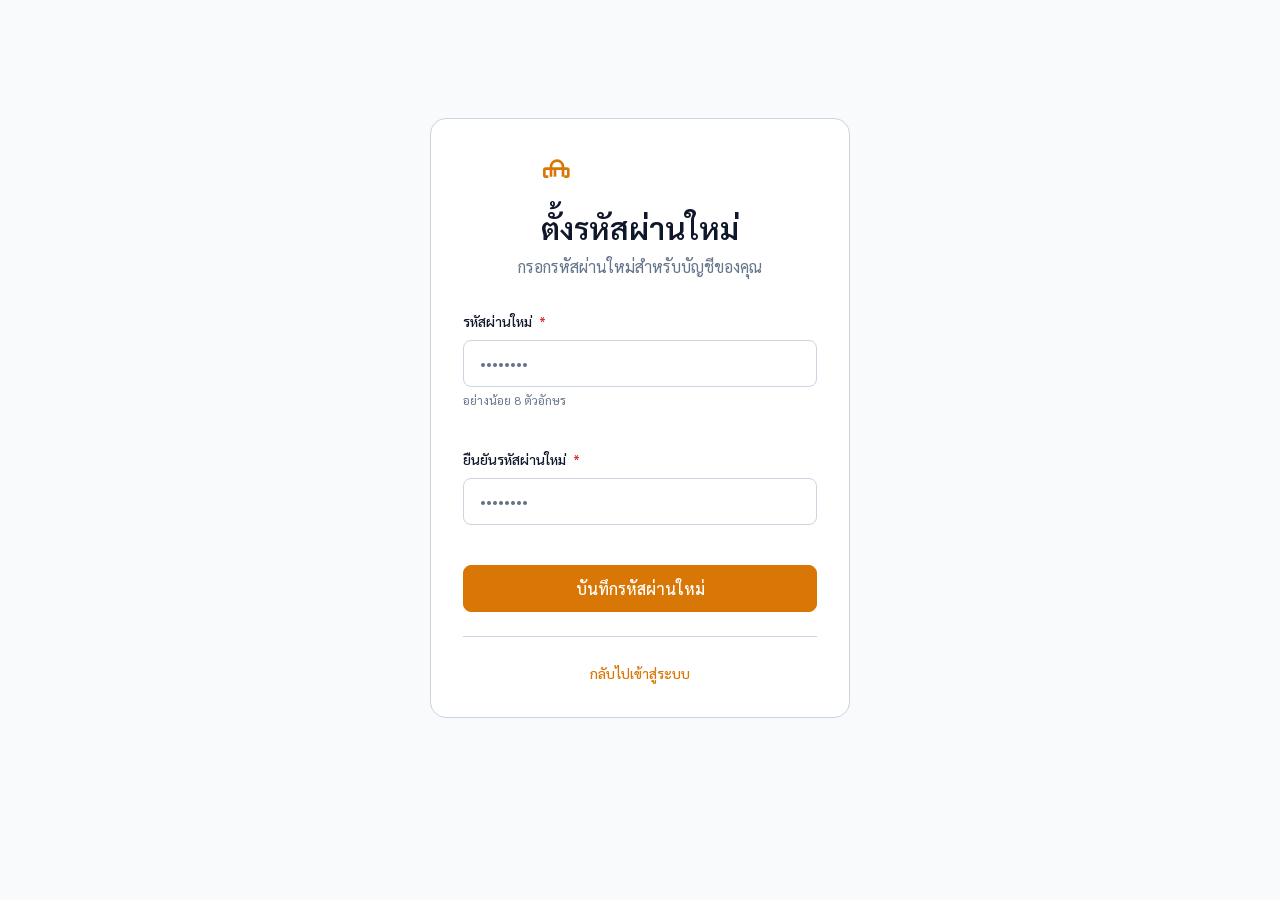
<file: pages/reset-password.html>
<!DOCTYPE html>
<html lang="th">
<head>
  <meta charset="UTF-8">
  <meta name="viewport" content="width=device-width, initial-scale=1.0">
  <title>ตั้งรหัสผ่านใหม่ - VehicleService Forum</title>
  <link rel="preconnect" href="https://fonts.googleapis.com">
  <link rel="preconnect" href="https://fonts.gstatic.com" crossorigin>
  <link href="https://fonts.googleapis.com/css2?family=Sarabun:wght@300;400;500;600;700&display=swap" rel="stylesheet">
  <link rel="stylesheet" href="/css/main.css">
  <script type="importmap" src="/importmap.json"></script>
</head>
<body>
  <div id="app">
    <header id="site-header"></header>

    <main id="main-content" class="auth-page">
      <div class="container">
        <div class="auth-card">
          <div class="auth-header">
            <a href="/" class="header-brand" style="justify-content: center;">
              <svg viewBox="0 0 24 24" fill="none" stroke="currentColor" stroke-width="2" aria-hidden="true">
                <path d="M19 17h2c.6 0 1-.4 1-1v-4c0-.6-.4-1-1-1H5c-.6 0-1 .4-1 1v4c0 .6.4 1 1 1h2"></path>
                <path d="M9 17V9.5C9 7 11 5 13.5 5S18 7 18 9.5V17"></path>
                <path d="M12 17v-5"></path>
              </svg>
              VehicleService
            </a>
            <h1>ตั้งรหัสผ่านใหม่</h1>
            <p>กรอกรหัสผ่านใหม่สำหรับบัญชีของคุณ</p>
          </div>

          <form id="reset-form" class="auth-form" novalidate>
            <div class="form-group">
              <label class="form-label" for="password">รหัสผ่านใหม่ <span class="required">*</span></label>
              <input type="password" id="password" name="password" class="form-input" placeholder="••••••••" required autocomplete="new-password" minlength="8">
              <span class="form-help">อย่างน้อย 8 ตัวอักษร</span>
            </div>

            <div class="form-group">
              <label class="form-label" for="confirm_password">ยืนยันรหัสผ่านใหม่ <span class="required">*</span></label>
              <input type="password" id="confirm_password" name="confirm_password" class="form-input" placeholder="••••••••" required autocomplete="new-password">
            </div>

            <button type="submit" class="btn btn-primary btn-block btn-lg">บันทึกรหัสผ่านใหม่</button>
          </form>

          <div class="auth-footer">
            <p><a href="/pages/login.html" class="btn-link">กลับไปเข้าสู่ระบบ</a></p>
          </div>
        </div>
      </div>
    </main>

    <footer id="site-footer"></footer>
  </div>

  <script type="module">
    import { initAuth, supabase, showToast } from '/js/auth.js';

    document.addEventListener('DOMContentLoaded', async () => {
      await initAuth();

      // Load shared components
      const [headerRes, footerRes] = await Promise.all([
        fetch('/header.html'),
        fetch('/footer.html')
      ]);
      document.getElementById('site-header').innerHTML = await headerRes.text();
      document.getElementById('site-footer').innerHTML = await footerRes.text();

      const form = document.getElementById('reset-form');
      form.addEventListener('submit', async (e) => {
        e.preventDefault();

        const password = form.password.value;
        const confirmPassword = form.confirm_password.value;

        if (password !== confirmPassword) {
          showToast('รหัสผ่านไม่ตรงกัน', 'error');
          return;
        }

        if (password.length < 8) {
          showToast('รหัสผ่านต้องมีอย่างน้อย 8 ตัวอักษร', 'error');
          return;
        }

        const submitBtn = form.querySelector('button[type="submit"]');
        const originalText = submitBtn.textContent;
        submitBtn.disabled = true;
        submitBtn.innerHTML = '<span class="spinner spinner-sm"></span> กำลังบันทึก...';

        try {
          const { error } = await supabase.auth.updateUser({
            password: password
          });

          if (error) throw error;

          showToast('ตั้งรหัสผ่านใหม่สำเร็จ', 'success');
          setTimeout(() => window.location.href = '/pages/login.html', 2000);
        } catch (err) {
          console.error('Reset password error:', err);
          showToast(err.message || 'ไม่สามารถตั้งรหัสผ่านได้', 'error');
          submitBtn.disabled = false;
          submitBtn.textContent = originalText;
        }
      });
    });
  </script>
</body>
</html>
</file>
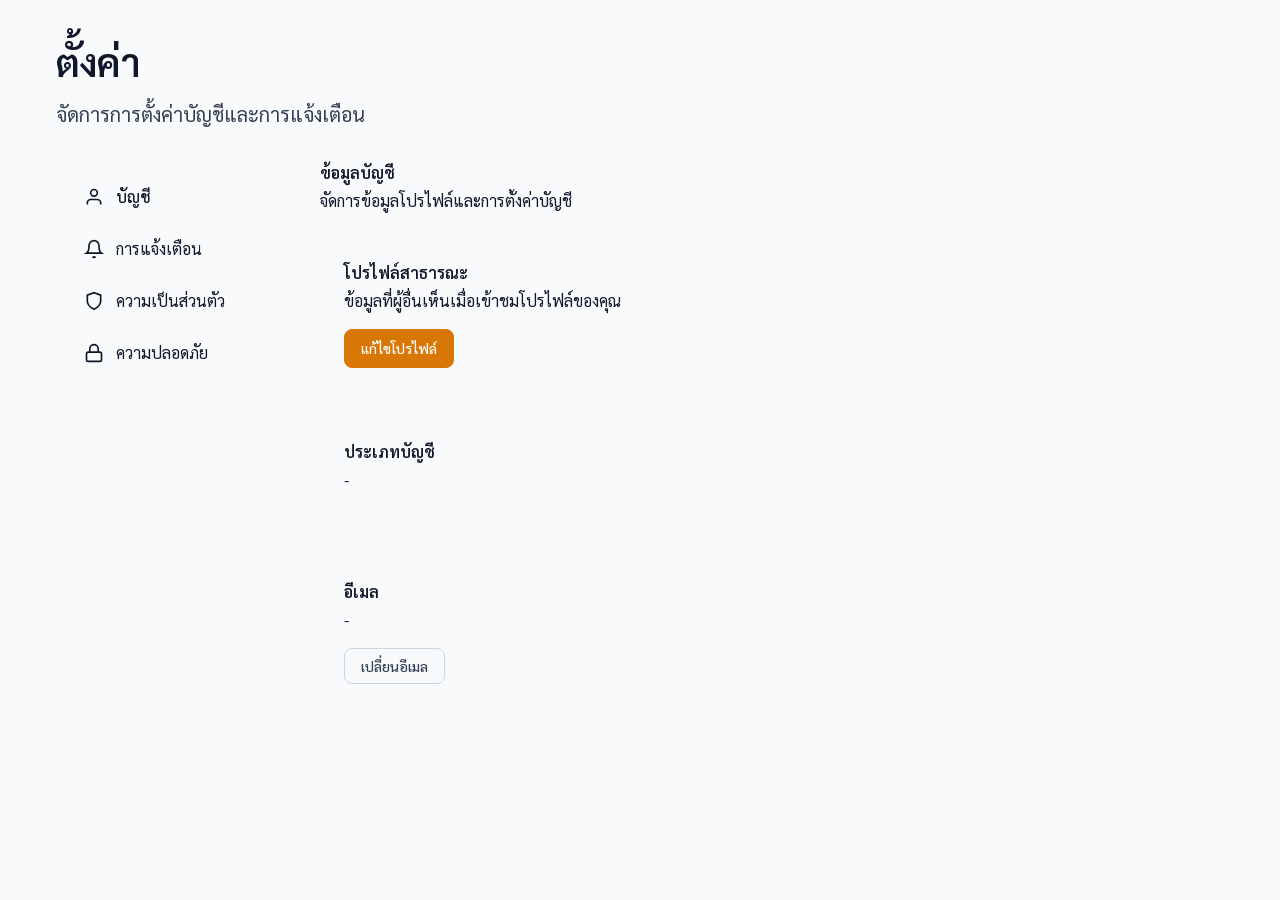
<file: pages/settings.html>
<!DOCTYPE html>
<html lang="th">
<head>
  <meta charset="UTF-8">
  <meta name="viewport" content="width=device-width, initial-scale=1.0">
  <title>ตั้งค่า - VehicleService Forum</title>
  <link rel="preconnect" href="https://fonts.googleapis.com">
  <link rel="preconnect" href="https://fonts.gstatic.com" crossorigin>
  <link href="https://fonts.googleapis.com/css2?family=Sarabun:wght@300;400;500;600;700&display=swap" rel="stylesheet">
  <link rel="stylesheet" href="/css/main.css">
  <script type="importmap" src="/importmap.json"></script>
</head>
<body>
  <div id="app">
    <header id="site-header"></header>

    <main id="main-content" class="settings-page">
      <div class="container">
        <div class="page-header">
          <h1>ตั้งค่า</h1>
          <p>จัดการการตั้งค่าบัญชีและการแจ้งเตือน</p>
        </div>

        <div class="settings-grid">
          <!-- Sidebar -->
          <aside class="settings-sidebar">
            <nav class="settings-nav" aria-label="เมนูตั้งค่า">
              <a href="#account" class="settings-nav-item active" data-section="account">
                <svg width="20" height="20" viewBox="0 0 24 24" fill="none" stroke="currentColor" stroke-width="2">
                  <path d="M20 21v-2a4 4 0 0 0-4-4H8a4 4 0 0 0-4 4v2"></path>
                  <circle cx="12" cy="7" r="4"></circle>
                </svg>
                บัญชี
              </a>
              <a href="#notifications" class="settings-nav-item" data-section="notifications">
                <svg width="20" height="20" viewBox="0 0 24 24" fill="none" stroke="currentColor" stroke-width="2">
                  <path d="M18 8A6 6 0 0 0 6 8c0 7-3 9-3 9h18s-3-2-3-9"></path>
                  <path d="M13.73 21a2 2 0 0 1-3.46 0"></path>
                </svg>
                การแจ้งเตือน
              </a>
              <a href="#privacy" class="settings-nav-item" data-section="privacy">
                <svg width="20" height="20" viewBox="0 0 24 24" fill="none" stroke="currentColor" stroke-width="2">
                  <path d="M12 22s8-4 8-10V5l-8-3-8 3v7c0 6 8 10 8 10z"></path>
                </svg>
                ความเป็นส่วนตัว
              </a>
              <a href="#security" class="settings-nav-item" data-section="security">
                <svg width="20" height="20" viewBox="0 0 24 24" fill="none" stroke="currentColor" stroke-width="2">
                  <rect x="3" y="11" width="18" height="11" rx="2" ry="2"></rect>
                  <path d="M7 11V7a5 5 0 0 1 10 0v4"></path>
                </svg>
                ความปลอดภัย
              </a>
            </nav>
          </aside>

          <!-- Content -->
          <section class="settings-content">
            <!-- Account Section -->
            <section id="account" class="settings-section active">
              <h2>ข้อมูลบัญชี</h2>
              <p class="section-description">จัดการข้อมูลโปรไฟล์และการตั้งค่าบัญชี</p>

              <div class="settings-card">
                <h3>โปรไฟล์สาธารณะ</h3>
                <p class="card-description">ข้อมูลที่ผู้อื่นเห็นเมื่อเข้าชมโปรไฟล์ของคุณ</p>
                <a href="/pages/profile.html" class="btn btn-primary">แก้ไขโปรไฟล์</a>
              </div>

              <div class="settings-card">
                <h3>ประเภทบัญชี</h3>
                <p class="card-description" id="account-type-display">-</p>
                <div id="account-type-actions"></div>
              </div>

              <div class="settings-card">
                <h3>อีเมล</h3>
                <p class="card-description" id="email-display">-</p>
                <button class="btn btn-outline" id="change-email-btn">เปลี่ยนอีเมล</button>
              </div>
            </section>

            <!-- Notifications Section -->
            <section id="notifications" class="settings-section">
              <h2>การแจ้งเตือน</h2>
              <p class="section-description">ตั้งค่าการแจ้งเตือนที่คุณต้องการรับ</p>

              <div class="settings-card">
                <h3>การแจ้งเตือนในแอป</h3>
                <div class="notification-toggle">
                  <div class="toggle-info">
                    <h4>ใบเสนอราคาใหม่</h4>
                    <p>เมื่อมีผู้เสนอราคาในกระทู้ของคุณ</p>
                  </div>
                  <label class="toggle-switch">
                    <input type="checkbox" id="notify-new-bid" checked>
                    <span class="toggle-slider"></span>
                  </label>
                </div>
                <div class="notification-toggle">
                  <div class="toggle-info">
                    <h4>ใบเสนอราคาถูกยอมรับ</h4>
                    <p>เมื่อใบเสนอราคาของคุณถูกเลือก</p>
                  </div>
                  <label class="toggle-switch">
                    <input type="checkbox" id="notify-bid-accepted" checked>
                    <span class="toggle-slider"></span>
                  </label>
                </div>
                <div class="notification-toggle">
                  <div class="toggle-info">
                    <h4>ข้อความใหม่</h4>
                    <p>เมื่อมีข้อความในแชท</p>
                  </div>
                  <label class="toggle-switch">
                    <input type="checkbox" id="notify-new-message" checked>
                    <span class="toggle-slider"></span>
                  </label>
                </div>
                <div class="notification-toggle">
                  <div class="toggle-info">
                    <h4>งานเสร็จสิ้น</h4>
                    <p>เมื่อผู้ใช้ทำเครื่องหมายงานเสร็จ</p>
                  </div>
                  <label class="toggle-switch">
                    <input type="checkbox" id="notify-job-completed" checked>
                    <span class="toggle-slider"></span>
                  </label>
                </div>
              </div>

              <div class="settings-card">
                <h3>การแจ้งเตือนทางอีเมล</h3>
                <div class="notification-toggle">
                  <div class="toggle-info">
                    <h4>ใบเสนอราคาใหม่</h4>
                    <p>ส่งอีเมลเมื่อมีใบเสนอราคาใหม่</p>
                  </div>
                  <label class="toggle-switch">
                    <input type="checkbox" id="email-new-bid" checked>
                    <span class="toggle-slider"></span>
                  </label>
                </div>
                <div class="notification-toggle">
                  <div class="toggle-info">
                    <h4>ใบเสนอราคาถูกยอมรับ/ปฏิเสธ</h4>
                    <p>ส่งอีเมลเมื่อสถานะใบเสนอราคาเปลี่ยน</p>
                  </div>
                  <label class="toggle-switch">
                    <input type="checkbox" id="email-bid-status" checked>
                    <span class="toggle-slider"></span>
                  </label>
                </div>
                <div class="notification-toggle">
                  <div class="toggle-info">
                    <h4>สรุปกิจกรรมรายสัปดาห์</h4>
                    <p>สรุปกิจกรรมของสัปดาห์ทุกวันจันทร์</p>
                  </div>
                  <label class="toggle-switch">
                    <input type="checkbox" id="email-weekly" checked>
                    <span class="toggle-slider"></span>
                  </label>
                </div>
              </div>
            </section>

            <!-- Privacy Section -->
            <section id="privacy" class="settings-section">
              <h2>ความเป็นส่วนตัว</h2>
              <p class="section-description">ควบคุมข้อมูลที่แสดงต่อสาธารณะ</p>

              <div class="settings-card">
                <h3>ข้อมูลโปรไฟล์สาธารณะ</h3>
                <div class="privacy-toggle">
                  <div class="toggle-info">
                    <h4>แสดงชื่อจริง</h4>
                    <p>แสดงชื่อ-นามสกุลในโปรไฟล์สาธารณะ</p>
                  </div>
                  <label class="toggle-switch">
                    <input type="checkbox" id="privacy-show-name" checked>
                    <span class="toggle-slider"></span>
                  </label>
                </div>
                <div class="privacy-toggle">
                  <div class="toggle-info">
                    <h4>แสดงจังหวัด/อำเภอ</h4>
                    <p>แสดงที่ตั้งโดยประมาณในโปรไฟล์</p>
                  </div>
                  <label class="toggle-switch">
                    <input type="checkbox" id="privacy-show-location" checked>
                    <span class="toggle-slider"></span>
                  </label>
                </div>
                <div class="privacy-toggle">
                  <div class="toggle-info">
                    <h4>แสดงเบอร์โทรศัพท์</h4>
                    <p>แสดงเบอร์โทรศัพท์หลังยืนยันราคาแล้ว</p>
                  </div>
                  <label class="toggle-switch">
                    <input type="checkbox" id="privacy-show-phone" checked>
                    <span class="toggle-slider"></span>
                  </label>
                </div>
                <div class="privacy-toggle">
                  <div class="toggle-info">
                    <h4>แสดง Line ID</h4>
                    <p>แสดง Line ID ในโปรไฟล์สาธารณะ</p>
                  </div>
                  <label class="toggle-switch">
                    <input type="checkbox" id="privacy-show-line" checked>
                    <span class="toggle-slider"></span>
                  </label>
                </div>
              </div>

              <div class="settings-card">
                <h3>ข้อมูลการใช้งาน</h3>
                <p class="card-description">ดูและจัดการข้อมูลที่เราเก็บรวบรวม</p>
                <a href="/pages/data-request.html" class="btn btn-outline">ขอสำเนาข้อมูล</a>
              </div>
            </section>

            <!-- Security Section -->
            <section id="security" class="settings-section">
              <h2>ความปลอดภัย</h2>
              <p class="section-description">จัดการรหัสผ่านและการเข้าสู่ระบบ</p>

              <div class="settings-card">
                <h3>เปลี่ยนรหัสผ่าน</h3>
                <form id="change-password-form" class="security-form">
                  <div class="form-group">
                    <label class="form-label" for="current_password">รหัสผ่านปัจจุบัน <span class="required">*</span></label>
                    <input type="password" id="current_password" name="current_password" class="form-input" required autocomplete="current-password">
                  </div>
                  <div class="form-group">
                    <label class="form-label" for="new_password">รหัสผ่านใหม่ <span class="required">*</span></label>
                    <input type="password" id="new_password" name="new_password" class="form-input" required autocomplete="new-password" minlength="8">
                    <span class="form-help">อย่างน้อย 8 ตัวอักษร</span>
                  </div>
                  <div class="form-group">
                    <label class="form-label" for="confirm_new_password">ยืนยันรหัสผ่านใหม่ <span class="required">*</span></label>
                    <input type="password" id="confirm_new_password" name="confirm_new_password" class="form-input" required autocomplete="new-password">
                  </div>
                  <button type="submit" class="btn btn-primary">เปลี่ยนรหัสผ่าน</button>
                </form>
              </div>

              <div class="settings-card">
                <h3>เซสชันที่ใช้งาน中</h3>
                <p class="card-description">จัดการอุปกรณ์ที่เข้าสู่ระบบอยู่</p>
                <div id="active-sessions">
                  <div class="session-item">
                    <div class="session-info">
                      <div class="session-device">อุปกรณ์ปัจจุบัน</div>
                      <div class="session-location">IP: กำลังโหลด...</div>
                    </div>
                    <span class="badge badge-success">ปัจจุบัน</span>
                  </div>
                </div>
                <button class="btn btn-danger btn-sm" id="revoke-all-sessions">ออกจากระบบทุกอุปกรณ์</button>
              </div>

              <div class="settings-card">
                <h3>การเข้าสู่ระบบ 2 ปัจจัย (2FA)</h3>
                <p class="card-description">เพิ่มความปลอดภัยให้บัญชีด้วยรหัส OTP</p>
                <button class="btn btn-outline" id="enable-2fa-btn">เปิดใช้งาน 2FA</button>
              </div>
            </section>
          </section>
        </div>
      </div>
    </main>

    <footer id="site-footer"></footer>
  </div>

  <script type="module">
    import { initAuth, supabase, getUserProfile, isAuthenticated, updateProfile, showToast, confirmDialog } from '/js/auth.js';

    document.addEventListener('DOMContentLoaded', async () => {
      await initAuth();

      // Check auth
      if (!isAuthenticated()) {
        showToast('กรุณาเข้าสู่ระบบก่อน', 'warning');
        setTimeout(() => {
          window.location.href = '/pages/login.html?redirect=' + encodeURIComponent(window.location.href);
        }, 1500);
        return;
      }

      // Load shared components
      const [headerRes, footerRes] = await Promise.all([
        fetch('/header.html'),
        fetch('/footer.html')
      ]);
      document.getElementById('site-header').innerHTML = await headerRes.text();
      document.getElementById('site-footer').innerHTML = await footerRes.text();

      initNavigation();
      await loadSettings();
      initForms();
    });

    function initNavigation() {
      const navItems = document.querySelectorAll('.settings-nav-item');
      const sections = document.querySelectorAll('.settings-section');

      navItems.forEach(item => {
        item.addEventListener('click', (e) => {
          e.preventDefault();
          const sectionId = item.dataset.section;

          navItems.forEach(i => i.classList.remove('active'));
          item.classList.add('active');

          sections.forEach(s => s.classList.remove('active'));
          document.getElementById(sectionId).classList.add('active');
        });
      });
    }

    async function loadSettings() {
      const profile = getUserProfile();
      const { data: { user } } = await supabase.auth.getUser();

      if (!profile || !user) return;

      // Account type display
      document.getElementById('account-type-display').textContent =
        profile.role === 'provider' ? 'ผู้ให้บริการ' : 'ผู้ใช้ทั่วไป';

      const actionsDiv = document.getElementById('account-type-actions');
      if (profile.role === 'seeker') {
        actionsDiv.innerHTML = `
          <p class="card-description" style="margin-top: var(--space-2);">
            ต้องการเป็นผู้ให้บริการ? คุณสามารถสมัครเพิ่มเติมได้
          </p>
          <a href="/pages/register.html?role=provider" class="btn btn-outline">สมัครเป็นผู้ให้บริการ</a>
        `;
      } else {
        actionsDiv.innerHTML = `
          <p class="card-description" style="margin-top: var(--space-2);">
            คุณเป็นผู้ให้บริการอยู่แล้ว
          </p>
        `;
      }

      // Email display
      document.getElementById('email-display').textContent = user.email;

      // Load notification preferences from localStorage
      loadNotificationPrefs();
      loadPrivacyPrefs();
    }

    function loadNotificationPrefs() {
      const prefs = JSON.parse(localStorage.getItem('notification_prefs') || '{}');

      document.getElementById('notify-new-bid').checked = prefs.new_bid !== false;
      document.getElementById('notify-bid-accepted').checked = prefs.bid_accepted !== false;
      document.getElementById('notify-new-message').checked = prefs.new_message !== false;
      document.getElementById('notify-job-completed').checked = prefs.job_completed !== false;
      document.getElementById('email-new-bid').checked = prefs.email_new_bid !== false;
      document.getElementById('email-bid-status').checked = prefs.email_bid_status !== false;
      document.getElementById('email-weekly').checked = prefs.email_weekly !== false;
    }

    function loadPrivacyPrefs() {
      const prefs = JSON.parse(localStorage.getItem('privacy_prefs') || '{}');

      document.getElementById('privacy-show-name').checked = prefs.show_name !== false;
      document.getElementById('privacy-show-location').checked = prefs.show_location !== false;
      document.getElementById('privacy-show-phone').checked = prefs.show_phone !== false;
      document.getElementById('privacy-show-line').checked = prefs.show_line !== false;
    }

    function initForms() {
      // Notification toggles
      document.querySelectorAll('#notifications input[type="checkbox"]').forEach(input => {
        input.addEventListener('change', saveNotificationPrefs);
      });

      // Privacy toggles
      document.querySelectorAll('#privacy input[type="checkbox"]').forEach(input => {
        input.addEventListener('change', savePrivacyPrefs);
      });

      // Change password form
      document.getElementById('change-password-form').addEventListener('submit', async (e) => {
        e.preventDefault();

        const form = e.target;
        const formData = new FormData(form);
        const currentPassword = formData.get('current_password');
        const newPassword = formData.get('new_password');
        const confirmPassword = formData.get('confirm_new_password');

        if (newPassword !== confirmPassword) {
          showToast('รหัสผ่านใหม่ไม่ตรงกัน', 'error');
          return;
        }

        if (newPassword.length < 8) {
          showToast('รหัสผ่านต้องมีอย่างน้อย 8 ตัวอักษร', 'error');
          return;
        }

        const submitBtn = form.querySelector('button[type="submit"]');
        const originalText = submitBtn.textContent;
        submitBtn.disabled = true;
        submitBtn.innerHTML = '<span class="spinner spinner-sm"></span> กำลังเปลี่ยน...';

        try {
          const { error } = await supabase.auth.updateUser({
            password: newPassword
          });

          if (error) throw error;

          showToast('เปลี่ยนรหัสผ่านสำเร็จ', 'success');
          form.reset();
        } catch (err) {
          console.error('Change password error:', err);
          showToast(err.message, 'error');
        } finally {
          submitBtn.disabled = false;
          submitBtn.textContent = originalText;
        }
      });

      // Change email button
      document.getElementById('change-email-btn').addEventListener('click', async () => {
        const newEmail = prompt('กรุณากรอกอีเมลใหม่:');
        if (!newEmail || !newEmail.includes('@')) {
          showToast('อีเมลไม่ถูกต้อง', 'error');
          return;
        }

        try {
          const { error } = await supabase.auth.updateUser({
            email: newEmail
          });

          if (error) throw error;

          showToast('ส่งอีเมลยืนยันไปยังอีเมลใหม่แล้ว', 'success');
          setTimeout(() => window.location.reload(), 2000);
        } catch (err) {
          console.error('Change email error:', err);
          showToast(err.message, 'error');
        }
      });

      // Revoke all sessions
      document.getElementById('revoke-all-sessions').addEventListener('click', async () => {
        const confirmed = await confirmDialog(
          'คุณแน่ใจหรือไม่ว่าต้องการออกจากระบบทุกอุปกรณ์? คุณจะต้องเข้าสู่ระบบใหม่',
          { title: 'ออกจากระบบทุกอุปกรณ์', danger: true }
        );

        if (!confirmed) return;

        try {
          const { error } = await supabase.auth.signOut({ scope: 'global' });
          if (error) throw error;

          showToast('ออกจากระบบทุกอุปกรณ์แล้ว', 'success');
          setTimeout(() => window.location.href = '/pages/login.html', 1500);
        } catch (err) {
          console.error('Revoke sessions error:', err);
          showToast(err.message, 'error');
        }
      });

      // 2FA button (placeholder)
      document.getElementById('enable-2fa-btn').addEventListener('click', () => {
        showToast('ฟีเจอร์ 2FA จะเปิดให้บริการเร็วๆ นี้', 'info');
      });
    }

    function saveNotificationPrefs() {
      const prefs = {
        new_bid: document.getElementById('notify-new-bid').checked,
        bid_accepted: document.getElementById('notify-bid-accepted').checked,
        new_message: document.getElementById('notify-new-message').checked,
        job_completed: document.getElementById('notify-job-completed').checked,
        email_new_bid: document.getElementById('email-new-bid').checked,
        email_bid_status: document.getElementById('email-bid-status').checked,
        email_weekly: document.getElementById('email-weekly').checked
      };

      localStorage.setItem('notification_prefs', JSON.stringify(prefs));
    }

    function savePrivacyPrefs() {
      const prefs = {
        show_name: document.getElementById('privacy-show-name').checked,
        show_location: document.getElementById('privacy-show-location').checked,
        show_phone: document.getElementById('privacy-show-phone').checked,
        show_line: document.getElementById('privacy-show-line').checked
      };

      localStorage.setItem('privacy_prefs', JSON.stringify(prefs));
    }
  </script>

  <style>
    .settings-page {
      padding: var(--space-8) 0 var(--space-16);
    }

    .settings-grid {
      display: grid;
      grid-template-columns: 1fr;
      gap: var(--space-6);
    }

    @media (min-width: 900px) {
      .settings-grid {
        grid-template-columns: 240px 1fr;
      }
    }

    .settings-sidebar {
      position: sticky;
      top: 90px;
    }

    .settings-nav {
      background: var(--color-bg-card);
      border: 1px solid var(--color-border);
      border-radius: var(--radius-xl);
      padding: var(--space-3);
      display: flex;
      flex-direction: column;
      gap: var(--space-1);
    }

    .settings-nav-item {
      display: flex;
      align-items: center;
      gap: var(--space-3);
      padding: var(--space-3) var(--space-4);
      color: var(--color-text-secondary);
      border-radius: var(--radius-md);
      text-decoration: none;
      transition: all var(--transition-fast);
    }

    .settings-nav-item:hover {
      background: var(--color-bg-hover);
      color: var(--color-text);
    }

    .settings-nav-item.active {
      background: var(--color-primary-light);
      color: var(--color-primary);
      font-weight: var(--font-weight-medium);
    }

    .settings-content {
      min-width: 0;
    }

    .settings-section {
      display: none;
    }

    .settings-section.active {
      display: block;
      animation: fadeIn 0.2s ease;
    }

    @keyframes fadeIn {
      from { opacity: 0; transform: translateY(4px); }
      to { opacity: 1; transform: translateY(0); }
    }

    .settings-section h2 {
      font-size: var(--font-size-xl);
      font-weight: var(--font-weight-semibold);
      margin-bottom: var(--space-1);
    }

    .section-description {
      color: var(--color-text-secondary);
      margin-bottom: var(--space-6);
    }

    .settings-card {
      background: var(--color-bg-card);
      border: 1px solid var(--color-border);
      border-radius: var(--radius-xl);
      padding: var(--space-6);
      margin-bottom: var(--space-6);
    }

    .settings-card h3 {
      font-size: var(--font-size-base);
      font-weight: var(--font-weight-semibold);
      margin-bottom: var(--space-1);
    }

    .card-description {
      font-size: var(--font-size-sm);
      color: var(--color-text-secondary);
      margin-bottom: var(--space-4);
    }

    .notification-toggle,
    .privacy-toggle {
      display: flex;
      align-items: center;
      justify-content: space-between;
      padding: var(--space-4) 0;
      border-bottom: 1px solid var(--color-border);
    }

    .notification-toggle:last-child,
    .privacy-toggle:last-child {
      border-bottom: none;
    }

    .toggle-info h4 {
      font-size: var(--font-size-sm);
      font-weight: var(--font-weight-medium);
      color: var(--color-text);
      margin-bottom: var(--space-1);
    }

    .toggle-info p {
      font-size: var(--font-size-xs);
      color: var(--color-text-secondary);
    }

    .toggle-switch {
      position: relative;
      width: 52px;
      height: 28px;
      flex-shrink: 0;
    }

    .toggle-switch input {
      opacity: 0;
      width: 0;
      height: 0;
    }

    .toggle-slider {
      position: absolute;
      cursor: pointer;
      inset: 0;
      background-color: var(--color-border);
      border-radius: var(--radius-full);
      transition: background-color var(--transition-fast);
    }

    .toggle-slider::before {
      position: absolute;
      content: "";
      height: 20px;
      width: 20px;
      left: 4px;
      bottom: 4px;
      background-color: white;
      border-radius: 50%;
      box-shadow: var(--shadow-sm);
      transition: transform var(--transition-fast);
    }

    .toggle-switch input:checked + .toggle-slider {
      background-color: var(--color-primary);
    }

    .toggle-switch input:checked + .toggle-slider::before {
      transform: translateX(24px);
    }

    .security-form {
      display: flex;
      flex-direction: column;
      gap: var(--space-4);
      max-width: 400px;
    }

    .session-item {
      display: flex;
      align-items: center;
      justify-content: space-between;
      padding: var(--space-3) 0;
      border-bottom: 1px solid var(--color-border);
    }

    .session-item:last-child {
      border-bottom: none;
    }

    .session-device {
      font-weight: var(--font-weight-medium);
      color: var(--color-text);
    }

    .session-location {
      font-size: var(--font-size-sm);
      color: var(--color-text-secondary);
    }

    @media (max-width: 899px) {
      .settings-sidebar {
        position: static;
      }

      .settings-nav {
        flex-direction: row;
        flex-wrap: wrap;
      }

      .settings-nav-item {
        flex: 1;
        min-width: 120px;
        justify-content: center;
        padding: var(--space-2) var(--space-3);
        font-size: var(--font-size-sm);
      }

      .settings-nav-item svg {
        display: none;
      }
    }
  </style>
</body>
</html>
</file>
<file: css/main.css>
/* ==========================================================================
   VehicleService Forum - Design System
   Thai vehicle service marketplace: trust-forward, culturally resonant
   ========================================================================== */

/* ==========================================================================
   Design Tokens
   ========================================================================== */
:root {
  /* ---- Color Palette ---- */
  /* Base neutrals */
  --color-base-900: #0F172A;   /* Primary text, dark surfaces */
  --color-base-700: #334155;   /* Secondary text, muted elements */
  --color-base-500: #64748B;   /* Tertiary text, disabled */
  --color-base-300: #CBD5E1;   /* Dividers, subtle borders */
  --color-base-100: #F1F5F9;   /* Subtle backgrounds */
  --color-base-50:  #F8FAFC;   /* Page background */

  /* Surface */
  --color-surface: #FFFFFF;     /* Cards, modals, inputs */

  /* Accent - Amber/Gold (Thai cultural trust signal) */
  --color-accent: #D97706;      /* Primary CTAs, key actions */
  --color-accent-hover: #B45309;
  --color-accent-active: #92400E;
  --color-accent-light: #FEF3C7; /* Badges, subtle highlights */
  --color-accent-muted: #FDE68A;

  /* Semantic */
  --color-success: #059669;
  --color-success-light: #ECFDF5;
  --color-danger: #DC2626;
  --color-danger-light: #FEF2F2;
  --color-warning: #F59E0B;
  --color-warning-light: #FFFBEB;
  --color-info: #0891B2;
  --color-info-light: #EFF6FF;

  /* Text on colored backgrounds */
  --color-text-on-dark: #FFFFFF;
  --color-text-on-accent: #FFFFFF;
  --color-text-on-success: #FFFFFF;
  --color-text-on-danger: #FFFFFF;

  /* ---- Typography ---- */
  --font-sans: 'Sarabun', -apple-system, BlinkMacSystemFont, 'Segoe UI', sans-serif;
  --font-mono: 'JetBrains Mono', 'SF Mono', 'Fira Code', monospace;

  /* Modular scale 1.25 */
  --text-xs: 0.75rem;    /* 12px - meta, timestamps */
  --text-sm: 0.875rem;   /* 14px - labels, secondary */
  --text-base: 1rem;     /* 16px - body */
  --text-lg: 1.25rem;    /* 20px - emphasis */
  --text-xl: 1.56rem;    /* 25px - subheadings */
  --text-2xl: 1.95rem;   /* 31px - section titles */
  --text-3xl: 2.44rem;   /* 39px - page titles */
  --text-4xl: 3.05rem;   /* 49px - hero */

  --font-weight-light: 300;
  --font-weight-normal: 400;
  --font-weight-medium: 500;
  --font-weight-semibold: 600;
  --font-weight-bold: 700;

  /* Line heights */
  --leading-tight: 1.2;
  --leading-snug: 1.375;
  --leading-normal: 1.5;
  --leading-relaxed: 1.625;

  /* ---- Spacing (8px base unit) ---- */
  --space-1: 0.25rem;  /* 4px */
  --space-2: 0.5rem;   /* 8px */
  --space-3: 0.75rem;  /* 12px */
  --space-4: 1rem;     /* 16px */
  --space-5: 1.25rem;  /* 20px */
  --space-6: 1.5rem;   /* 24px */
  --space-8: 2rem;     /* 32px */
  --space-10: 2.5rem;  /* 40px */
  --space-12: 3rem;    /* 48px */
  --space-16: 4rem;    /* 64px */
  --space-20: 5rem;    /* 80px */
  --space-24: 6rem;    /* 96px */

  /* ---- Border Radius ---- */
  --radius-none: 0;
  --radius-sm: 0.25rem;   /* 4px - badges, chips */
  --radius-md: 0.5rem;    /* 8px - buttons, inputs */
  --radius-lg: 0.75rem;   /* 12px - cards */
  --radius-xl: 1rem;      /* 16px - modals, featured */
  --radius-2xl: 1.5rem;   /* 24px - hero elements */
  --radius-full: 9999px;  /* pills, avatars */

  /* ---- Shadows (layered elevation) ---- */
  --shadow-surface: 0 1px 2px rgb(15 23 42 / 0.06);
  --shadow-card: 0 2px 8px -2px rgb(15 23 42 / 0.1), 0 1px 3px rgb(15 23 42 / 0.08);
  --shadow-elevated: 0 8px 24px -4px rgb(15 23 42 / 0.12), 0 2px 6px rgb(15 23 42 / 0.06);
  --shadow-modal: 0 20px 40px -12px rgb(15 23 42 / 0.15), 0 8px 16px rgb(15 23 42 / 0.08);
  --shadow-focus: 0 0 0 3px var(--color-accent-light);

  /* ---- Transitions ---- */
  --transition-fast: 120ms ease;
  --transition-base: 200ms ease;
  --transition-slow: 300ms ease;

  /* ---- Layout ---- */
  --container-max: 1200px;
  --container-padding: var(--space-4);
  --header-height: 64px;

  /* ---- Z-index ---- */
  --z-dropdown: 100;
  --z-sticky: 200;
  --z-modal: 300;
  --z-toast: 400;

  /* ---- Breakpoints ---- */
  --bp-sm: 640px;
  --bp-md: 768px;
  --bp-lg: 1024px;
  --bp-xl: 1280px;
}

/* ==========================================================================
   Reduced Motion
   ========================================================================== */
@media (prefers-reduced-motion: reduce) {
  *,
  *::before,
  *::after {
    animation-duration: 0.01ms !important;
    animation-iteration-count: 1 !important;
    transition-duration: 0.01ms !important;
    scroll-behavior: auto !important;
  }
}

/* ==========================================================================
   Focus Styles
   ========================================================================== */
:focus-visible {
  outline: none;
  box-shadow: var(--shadow-focus);
  border-radius: var(--radius-sm);
}

/* ==========================================================================
   Reset & Base
   ========================================================================== */
*,
*::before,
*::after {
  box-sizing: border-box;
  margin: 0;
  padding: 0;
}

html {
  font-size: 16px;
  scroll-behavior: smooth;
  -webkit-text-size-adjust: 100%;
}

body {
  font-family: var(--font-sans);
  font-size: var(--text-base);
  font-weight: var(--font-weight-normal);
  line-height: var(--leading-normal);
  color: var(--color-base-900);
  background-color: var(--color-base-50);
  -webkit-font-smoothing: antialiased;
  -moz-osx-font-smoothing: grayscale;
  text-rendering: optimizeLegibility;
}

a {
  color: var(--color-accent);
  text-decoration: none;
  transition: color var(--transition-fast);
}

a:hover {
  color: var(--color-accent-hover);
}

a:focus-visible {
  border-radius: var(--radius-sm);
}

img {
  max-width: 100%;
  height: auto;
  display: block;
}

button {
  font-family: inherit;
  font-size: inherit;
  cursor: pointer;
  border: none;
  background: none;
}

input,
textarea,
select {
  font-family: inherit;
  font-size: inherit;
}

ul,
ol {
  list-style: none;
}

address {
  font-style: normal;
}

/* ==========================================================================
   Selection
   ========================================================================== */
::selection {
  background: var(--color-accent-light);
  color: var(--color-base-900);
}

/* ==========================================================================
   Scrollbar
   ========================================================================== */
* {
  scrollbar-width: thin;
  scrollbar-color: var(--color-base-300) transparent;
}

*::-webkit-scrollbar {
  width: 8px;
  height: 8px;
}

*::-webkit-scrollbar-track {
  background: transparent;
}

*::-webkit-scrollbar-thumb {
  background: var(--color-base-300);
  border-radius: var(--radius-full);
}

*::-webkit-scrollbar-thumb:hover {
  background: var(--color-base-500);
}

/* ==========================================================================
   Layout Utilities
   ========================================================================== */
.container {
  width: 100%;
  max-width: var(--container-max);
  margin: 0 auto;
  padding: 0 var(--container-padding);
}

.sr-only {
  position: absolute;
  width: 1px;
  height: 1px;
  padding: 0;
  margin: -1px;
  overflow: hidden;
  clip: rect(0, 0, 0, 0);
  white-space: nowrap;
  border: 0;
}

/* Flex/Grid helpers */
.flex { display: flex; }
.flex-col { flex-direction: column; }
.items-center { align-items: center; }
.justify-between { justify-content: space-between; }
.gap-1 { gap: var(--space-1); }
.gap-2 { gap: var(--space-2); }
.gap-3 { gap: var(--space-3); }
.gap-4 { gap: var(--space-4); }
.gap-6 { gap: var(--space-6); }
.gap-8 { gap: var(--space-8); }

.grid { display: grid; }
.grid-cols-1 { grid-template-columns: repeat(1, 1fr); }
.grid-cols-2 { grid-template-columns: repeat(2, 1fr); }
.grid-cols-3 { grid-template-columns: repeat(3, 1fr); }
.grid-cols-4 { grid-template-columns: repeat(4, 1fr); }

/* ==========================================================================
   Header
   ========================================================================== */
.site-header {
  position: sticky;
  top: 0;
  z-index: var(--z-sticky);
  background: var(--color-base-900);
  border-bottom: 1px solid rgba(255, 255, 255, 0.08);
  height: var(--header-height);
}

.header-inner {
  display: flex;
  align-items: center;
  justify-content: space-between;
  height: 100%;
  gap: var(--space-4);
}

.header-brand {
  display: flex;
  align-items: center;
  gap: var(--space-2);
  font-size: var(--text-xl);
  font-weight: var(--font-weight-semibold);
  color: var(--color-text-on-dark);
  text-decoration: none;
}

.header-brand:hover {
  color: var(--color-accent-light);
}

.header-brand svg {
  width: 32px;
  height: 32px;
  color: var(--color-accent);
}

.header-nav {
  display: flex;
  align-items: center;
  gap: var(--space-1);
}

.nav-link {
  display: inline-flex;
  align-items: center;
  padding: var(--space-2) var(--space-4);
  font-size: var(--text-sm);
  font-weight: var(--font-weight-medium);
  color: rgba(255, 255, 255, 0.7);
  border-radius: var(--radius-md);
  transition: all var(--transition-fast);
}

.nav-link:hover,
.nav-link.active {
  color: var(--color-text-on-dark);
  background: rgba(255, 255, 255, 0.1);
}

.header-actions {
  display: flex;
  align-items: center;
  gap: var(--space-2);
}

.user-menu {
  position: relative;
}

.user-menu-trigger {
  display: flex;
  align-items: center;
  gap: var(--space-2);
  padding: var(--space-2) var(--space-3);
  border-radius: var(--radius-full);
  background: rgba(255, 255, 255, 0.08);
  border: 1px solid rgba(255, 255, 255, 0.12);
  color: var(--color-text-on-dark);
  transition: all var(--transition-fast);
}

.user-menu-trigger:hover {
  background: rgba(255, 255, 255, 0.15);
  border-color: rgba(255, 255, 255, 0.2);
}

.user-avatar {
  width: 32px;
  height: 32px;
  border-radius: var(--radius-full);
  background: var(--color-accent-light);
  color: var(--color-accent);
  display: flex;
  align-items: center;
  justify-content: center;
  font-weight: var(--font-weight-semibold);
  font-size: var(--text-sm);
}

.user-name {
  display: none;
  font-size: var(--text-sm);
  font-weight: var(--font-weight-medium);
  color: var(--color-text-on-dark);
}

@media (min-width: 640px) {
  .user-name {
    display: inline;
  }
}

.user-menu-dropdown {
  position: absolute;
  top: calc(100% + var(--space-2));
  right: 0;
  min-width: 200px;
  background: var(--color-surface);
  border: 1px solid var(--color-base-300);
  border-radius: var(--radius-lg);
  box-shadow: var(--shadow-elevated);
  padding: var(--space-2);
  opacity: 0;
  visibility: hidden;
  transform: translateY(-8px);
  transition: all var(--transition-fast);
  z-index: var(--z-dropdown);
}

.user-menu:hover .user-menu-dropdown,
.user-menu:focus-within .user-menu-dropdown {
  opacity: 1;
  visibility: visible;
  transform: translateY(0);
}

.dropdown-item {
  display: flex;
  align-items: center;
  gap: var(--space-3);
  width: 100%;
  padding: var(--space-2) var(--space-3);
  font-size: var(--text-sm);
  color: var(--color-base-900);
  border-radius: var(--radius-md);
  transition: background var(--transition-fast);
}

.dropdown-item:hover {
  background: var(--color-base-100);
}

.dropdown-item svg {
  width: 18px;
  height: 18px;
  color: var(--color-base-500);
}

.dropdown-divider {
  height: 1px;
  background: var(--color-base-300);
  margin: var(--space-2) 0;
}

/* Mobile menu */
.mobile-menu-btn {
  display: flex;
  align-items: center;
  justify-content: center;
  width: 40px;
  height: 40px;
  border-radius: var(--radius-md);
  color: var(--color-text-on-dark);
}

.mobile-menu-btn:hover {
  background: rgba(255, 255, 255, 0.1);
}

@media (min-width: 768px) {
  .mobile-menu-btn {
    display: none;
  }
}

/* ==========================================================================
   Buttons
   ========================================================================== */
.btn {
  display: inline-flex;
  align-items: center;
  justify-content: center;
  gap: var(--space-2);
  padding: var(--space-2) var(--space-4);
  font-size: var(--text-sm);
  font-weight: var(--font-weight-medium);
  border-radius: var(--radius-md);
  border: 1px solid transparent;
  transition: all var(--transition-fast);
  white-space: nowrap;
}

.btn:disabled {
  opacity: 0.5;
  cursor: not-allowed;
}

.btn-sm {
  padding: var(--space-1) var(--space-3);
  font-size: var(--text-xs);
}

.btn-lg {
  padding: var(--space-3) var(--space-6);
  font-size: var(--text-base);
}

.btn-xl {
  padding: var(--space-4) var(--space-8);
  font-size: var(--text-lg);
}

/* Primary - Amber/Gold */
.btn-primary {
  background: var(--color-accent);
  color: var(--color-text-on-accent);
  border-color: var(--color-accent);
}

.btn-primary:hover:not(:disabled) {
  background: var(--color-accent-hover);
  border-color: var(--color-accent-hover);
}

.btn-primary:active:not(:disabled) {
  background: var(--color-accent-active);
}

/* Secondary - Emerald */
.btn-secondary {
  background: var(--color-success);
  color: var(--color-text-on-success);
  border-color: var(--color-success);
}

.btn-secondary:hover:not(:disabled) {
  background: #047857;
  border-color: #047857;
}

/* Danger */
.btn-danger {
  background: var(--color-danger);
  color: var(--color-text-on-danger);
  border-color: var(--color-danger);
}

.btn-danger:hover:not(:disabled) {
  background: #B91C1C;
  border-color: #B91C1C;
}

/* Outline */
.btn-outline {
  background: transparent;
  border-color: var(--color-base-300);
  color: var(--color-base-700);
}

.btn-outline:hover:not(:disabled) {
  background: var(--color-base-100);
  border-color: var(--color-accent);
  color: var(--color-accent);
}

/* Ghost */
.btn-ghost {
  background: transparent;
  color: var(--color-base-500);
}

.btn-ghost:hover:not(:disabled) {
  background: var(--color-base-100);
  color: var(--color-base-900);
}

/* Link */
.btn-link {
  padding: 0;
  font-size: var(--text-sm);
  font-weight: var(--font-weight-medium);
  color: var(--color-accent);
  background: transparent;
}

.btn-link:hover {
  text-decoration: underline;
}

.btn-block {
  width: 100%;
}

/* ==========================================================================
   Hero Section
   ========================================================================== */
.hero {
  padding: var(--space-20) 0 var(--space-16);
  text-align: center;
  background: linear-gradient(180deg, var(--color-base-900) 0%, var(--color-base-50) 100%);
  position: relative;
  overflow: hidden;
}

.hero::before {
  content: '';
  position: absolute;
  top: -50%;
  right: -20%;
  width: 60%;
  height: 120%;
  background: radial-gradient(ellipse, var(--color-accent-light) 0%, transparent 70%);
  opacity: 0.3;
  pointer-events: none;
}

.hero .container {
  position: relative;
  z-index: 1;
}

.hero h1 {
  font-size: var(--text-4xl);
  font-weight: var(--font-weight-semibold);
  color: var(--color-base-900);
  margin-bottom: var(--space-4);
  letter-spacing: -0.02em;
}

.hero-tagline {
  font-size: var(--text-xl);
  color: var(--color-base-700);
  margin-bottom: var(--space-8);
  max-width: 600px;
  margin-left: auto;
  margin-right: auto;
  line-height: var(--leading-relaxed);
}

.hero-actions {
  display: flex;
  flex-wrap: wrap;
  gap: var(--space-4);
  justify-content: center;
}

/* ==========================================================================
   Stats Bar
   ========================================================================== */
.stats-bar {
  padding: var(--space-10) 0;
  background: var(--color-surface);
  border-bottom: 1px solid var(--color-base-300);
}

.stats-bar .container {
  display: grid;
  grid-template-columns: repeat(2, 1fr);
  gap: var(--space-6);
  text-align: center;
}

@media (min-width: 768px) {
  .stats-bar .container {
    grid-template-columns: repeat(4, 1fr);
  }
}

.stat-value {
  display: block;
  font-size: var(--text-3xl);
  font-weight: var(--font-weight-semibold);
  color: var(--color-accent);
  line-height: var(--leading-tight);
  font-family: var(--font-mono);
}

.stat-label {
  display: block;
  font-size: var(--text-sm);
  color: var(--color-base-500);
  margin-top: var(--space-1);
  font-weight: var(--font-weight-medium);
  text-transform: uppercase;
  letter-spacing: 0.05em;
}

/* ==========================================================================
   Section Header
   ========================================================================== */
.section-header {
  display: flex;
  align-items: center;
  justify-content: space-between;
  margin-bottom: var(--space-8);
  flex-wrap: wrap;
  gap: var(--space-4);
}

.section-header h2 {
  font-size: var(--text-2xl);
  font-weight: var(--font-weight-semibold);
  color: var(--color-base-900);
  letter-spacing: -0.01em;
}

/* ==========================================================================
   Posts Grid
   ========================================================================== */
.posts-grid {
  display: grid;
  grid-template-columns: 1fr;
  gap: var(--space-4);
}

@media (min-width: 640px) {
  .posts-grid {
    grid-template-columns: repeat(2, 1fr);
  }
}

@media (min-width: 1024px) {
  .posts-grid {
    grid-template-columns: repeat(3, 1fr);
  }
}

/* ==========================================================================
   Post Card
   ========================================================================== */
.post-card {
  background: var(--color-surface);
  border: 1px solid var(--color-base-300);
  border-radius: var(--radius-lg);
  overflow: hidden;
  transition: all var(--transition-base);
}

.post-card:hover {
  box-shadow: var(--shadow-elevated);
  border-color: var(--color-accent-muted);
  transform: translateY(-2px);
}

.post-card-image-link {
  display: block;
  text-decoration: none;
}

.post-card-image {
  width: 100%;
  aspect-ratio: 16 / 9;
  object-fit: cover;
  background: var(--color-base-100);
  transition: transform var(--transition-slow);
}

.post-card:hover .post-card-image {
  transform: scale(1.02);
}

.post-card-content {
  padding: var(--space-5);
}

.post-card-meta {
  display: flex;
  flex-wrap: wrap;
  align-items: center;
  gap: var(--space-2);
  margin-bottom: var(--space-3);
  font-size: var(--text-xs);
  color: var(--color-base-500);
}

.post-card-category {
  display: inline-flex;
  align-items: center;
  gap: var(--space-1);
  padding: var(--space-1) var(--space-2);
  background: var(--color-accent-light);
  color: var(--color-accent);
  border-radius: var(--radius-full);
  font-size: var(--text-xs);
  font-weight: var(--font-weight-medium);
}

.post-card-urgency {
  display: inline-flex;
  align-items: center;
  gap: var(--space-1);
  padding: var(--space-1) var(--space-2);
  border-radius: var(--radius-full);
  font-size: var(--text-xs);
  font-weight: var(--font-weight-medium);
}

.post-card-urgency.normal {
  background: var(--color-info-light);
  color: var(--color-info);
}

.post-card-urgency.urgent {
  background: var(--color-warning-light);
  color: var(--color-warning);
}

.post-card-urgency.emergency {
  background: var(--color-danger-light);
  color: var(--color-danger);
}

.post-card-title {
  font-size: var(--text-lg);
  font-weight: var(--font-weight-semibold);
  color: var(--color-base-900);
  margin-bottom: var(--space-2);
  line-height: var(--leading-snug);
  display: -webkit-box;
  -webkit-line-clamp: 2;
  -webkit-box-orient: vertical;
  overflow: hidden;
  transition: color var(--transition-fast);
}

.post-card:hover .post-card-title {
  color: var(--color-accent);
}

.post-card-excerpt {
  font-size: var(--text-sm);
  color: var(--color-base-500);
  line-height: var(--leading-relaxed);
  display: -webkit-box;
  -webkit-line-clamp: 3;
  -webkit-box-orient: vertical;
  overflow: hidden;
  margin-bottom: var(--space-4);
}

.post-card-footer {
  display: flex;
  align-items: center;
  justify-content: space-between;
  padding-top: var(--space-4);
  border-top: 1px solid var(--color-base-300);
}

.post-card-author {
  display: flex;
  align-items: center;
  gap: var(--space-2);
}

.post-card-author-avatar {
  width: 32px;
  height: 32px;
  border-radius: var(--radius-full);
  background: var(--color-accent-light);
  color: var(--color-accent);
  display: flex;
  align-items: center;
  justify-content: center;
  font-weight: var(--font-weight-semibold);
  font-size: var(--text-xs);
}

.post-card-author-name {
  font-size: var(--text-sm);
  font-weight: var(--font-weight-medium);
  color: var(--color-base-900);
}

.post-card-stats {
  display: flex;
  align-items: center;
  gap: var(--space-4);
  font-size: var(--text-xs);
  color: var(--color-base-500);
}

.post-card-stat {
  display: flex;
  align-items: center;
  gap: var(--space-1);
}

.post-card-stat svg {
  width: 14px;
  height: 14px;
}

/* ==========================================================================
   Categories Grid
   ========================================================================== */
.categories-grid {
  display: grid;
  grid-template-columns: repeat(2, 1fr);
  gap: var(--space-3);
}

@media (min-width: 640px) {
  .categories-grid {
    grid-template-columns: repeat(3, 1fr);
  }
}

@media (min-width: 1024px) {
  .categories-grid {
    grid-template-columns: repeat(6, 1fr);
  }
}

.category-card {
  display: flex;
  flex-direction: column;
  align-items: center;
  padding: var(--space-5) var(--space-3);
  background: var(--color-surface);
  border: 1px solid var(--color-base-300);
  border-radius: var(--radius-lg);
  text-decoration: none;
  text-align: center;
  transition: all var(--transition-base);
}

.category-card:hover {
  border-color: var(--color-accent);
  box-shadow: var(--shadow-elevated);
  transform: translateY(-2px);
}

.category-icon {
  width: 56px;
  height: 56px;
  border-radius: var(--radius-lg);
  background: var(--color-accent-light);
  color: var(--color-accent);
  display: flex;
  align-items: center;
  justify-content: center;
  margin-bottom: var(--space-3);
}

.category-icon svg {
  width: 28px;
  height: 28px;
}

.category-name {
  font-size: var(--text-sm);
  font-weight: var(--font-weight-medium);
  color: var(--color-base-900);
}

.category-count {
  font-size: var(--text-xs);
  color: var(--color-base-500);
  margin-top: var(--space-1);
}

/* ==========================================================================
   Footer
   ========================================================================== */
.site-footer {
  background: var(--color-base-900);
  border-top: 1px solid rgba(255, 255, 255, 0.08);
  padding: var(--space-16) 0 var(--space-8);
  margin-top: var(--space-24);
}

.footer-grid {
  display: grid;
  grid-template-columns: 1fr;
  gap: var(--space-10);
  margin-bottom: var(--space-12);
}

@media (min-width: 768px) {
  .footer-grid {
    grid-template-columns: 2fr repeat(3, 1fr);
  }
}

.footer-brand {
  max-width: 300px;
}

.footer-brand .header-brand {
  margin-bottom: var(--space-4);
}

.footer-brand p {
  font-size: var(--text-sm);
  color: rgba(255, 255, 255, 0.6);
  line-height: var(--leading-relaxed);
}

.footer-column h3 {
  font-size: var(--text-sm);
  font-weight: var(--font-weight-semibold);
  color: var(--color-text-on-dark);
  margin-bottom: var(--space-4);
}

.footer-links {
  display: flex;
  flex-direction: column;
  gap: var(--space-3);
}

.footer-links a {
  font-size: var(--text-sm);
  color: rgba(255, 255, 255, 0.6);
  transition: color var(--transition-fast);
}

.footer-links a:hover {
  color: var(--color-accent-light);
}

.footer-bottom {
  padding-top: var(--space-8);
  border-top: 1px solid rgba(255, 255, 255, 0.08);
  display: flex;
  flex-direction: column;
  align-items: center;
  gap: var(--space-2);
  text-align: center;
  font-size: var(--text-sm);
  color: rgba(255, 255, 255, 0.4);
}

@media (min-width: 640px) {
  .footer-bottom {
    flex-direction: row;
    justify-content: space-between;
  }
}

/* ==========================================================================
   Forms
   ========================================================================== */
.form-group {
  margin-bottom: var(--space-5);
}

.form-label {
  display: block;
  font-size: var(--text-sm);
  font-weight: var(--font-weight-medium);
  color: var(--color-base-900);
  margin-bottom: var(--space-2);
}

.form-label .required {
  color: var(--color-danger);
  margin-left: var(--space-1);
}

.form-input,
.form-textarea,
.form-select {
  width: 100%;
  padding: var(--space-3) var(--space-4);
  font-size: var(--text-base);
  color: var(--color-base-900);
  background: var(--color-surface);
  border: 1px solid var(--color-base-300);
  border-radius: var(--radius-md);
  transition: all var(--transition-fast);
}

.form-input:focus,
.form-textarea:focus,
.form-select:focus {
  outline: none;
  border-color: var(--color-accent);
  box-shadow: var(--shadow-focus);
}

.form-input::placeholder,
.form-textarea::placeholder {
  color: var(--color-base-500);
}

/* ==========================================================================
   Form Select - Native dropdown behavior
   ========================================================================== */
.form-select {
  /* Native dropdown for all browsers */
  appearance: auto;
  padding-right: var(--space-10);
}

/* Hide default arrow in IE/Edge Legacy */
.form-select::-ms-expand {
  display: none;
}

/* Firefox: custom arrow while keeping dropdown */
@-moz-document url-prefix() {
  .form-select {
    appearance: none;
    background-image: url("data:image/svg+xml,%3csvg xmlns='http://www.w3.org/2000/svg' fill='none' viewBox='0 0 20 20'%3e%3cpath stroke='%2364748b' stroke-linecap='round' stroke-linejoin='round' stroke-width='1.5' d='M6 8l4 4 4-4'/%3e%3c/svg%3e");
    background-repeat: no-repeat;
    background-position: right var(--space-3) center;
    background-size: 16px;
    padding-right: var(--space-10);
  }

  .form-select:focus {
    background-image: url("data:image/svg+xml,%3csvg xmlns='http://www.w3.org/2000/svg' fill='none' viewBox='0 0 20 20'%3e%3cpath stroke='%23d97706' stroke-linecap='round' stroke-linejoin='round' stroke-width='1.5' d='M6 8l4 4 4-4'/%3e%3c/svg%3e");
  }
}

/* WebKit/Blink: ensure native dropdown */
@supports (-webkit-appearance: auto) {
  .form-select {
    -webkit-appearance: auto;
    appearance: auto;
  }
}

.form-textarea {
  min-height: 140px;
  resize: vertical;
  font-family: inherit;
  line-height: var(--leading-relaxed);
}

.form-error {
  display: block;
  margin-top: var(--space-1);
  font-size: var(--text-xs);
  color: var(--color-danger);
}

.form-help {
  display: block;
  margin-top: var(--space-1);
  font-size: var(--text-xs);
  color: var(--color-base-500);
}

.form-row {
  display: grid;
  grid-template-columns: 1fr;
  gap: var(--space-4);
}

@media (min-width: 640px) {
  .form-row {
    grid-template-columns: repeat(2, 1fr);
  }
}

.form-checkbox {
  display: flex;
  align-items: flex-start;
  gap: var(--space-2);
}

.form-checkbox input {
  width: 18px;
  height: 18px;
  margin-top: 2px;
  accent-color: var(--color-accent);
  border: 1px solid var(--color-base-300);
  border-radius: var(--radius-sm);
}

.form-checkbox label {
  font-size: var(--text-sm);
  color: var(--color-base-700);
  line-height: var(--leading-relaxed);
}

/* ==========================================================================
   Image Upload
   ========================================================================== */
.image-upload {
  border: 2px dashed var(--color-base-300);
  border-radius: var(--radius-lg);
  padding: var(--space-8);
  text-align: center;
  transition: all var(--transition-fast);
  cursor: pointer;
}

.image-upload:hover,
.image-upload.drag-over {
  border-color: var(--color-accent);
  background: var(--color-accent-light);
}

.image-upload input[type="file"] {
  display: none;
}

.image-upload-icon {
  width: 56px;
  height: 56px;
  color: var(--color-base-500);
  margin: 0 auto var(--space-3);
}

.image-upload-text {
  font-size: var(--text-base);
  color: var(--color-base-700);
  font-weight: var(--font-weight-medium);
}

.image-upload-hint {
  font-size: var(--text-xs);
  color: var(--color-base-500);
  margin-top: var(--space-2);
}

.image-previews {
  display: grid;
  grid-template-columns: repeat(auto-fill, minmax(100px, 1fr));
  gap: var(--space-3);
  margin-top: var(--space-4);
}

.image-preview {
  position: relative;
  aspect-ratio: 1;
  border-radius: var(--radius-md);
  overflow: hidden;
  background: var(--color-base-100);
}

.image-preview img {
  width: 100%;
  height: 100%;
  object-fit: cover;
}

.image-preview-remove {
  position: absolute;
  top: var(--space-1);
  right: var(--space-1);
  width: 24px;
  height: 24px;
  border-radius: var(--radius-full);
  background: rgba(15, 23, 42, 0.7);
  color: white;
  display: flex;
  align-items: center;
  justify-content: center;
  opacity: 0;
  transition: opacity var(--transition-fast), background var(--transition-fast);
}

.image-preview:hover .image-preview-remove {
  opacity: 1;
}

.image-preview-remove:hover {
  background: var(--color-danger);
}

/* ==========================================================================
   Alerts
   ========================================================================== */
.alert {
  display: flex;
  align-items: flex-start;
  gap: var(--space-3);
  padding: var(--space-4);
  border-radius: var(--radius-md);
  font-size: var(--text-sm);
  border: 1px solid;
}

.alert-icon {
  flex-shrink: 0;
  width: 20px;
  height: 20px;
  margin-top: 2px;
}

.alert-content {
  flex: 1;
}

.alert-title {
  font-weight: var(--font-weight-semibold);
  margin-bottom: var(--space-1);
}

.alert-message {
  color: var(--color-base-700);
  font-size: var(--text-sm);
}

.alert-dismiss {
  flex-shrink: 0;
  padding: var(--space-1);
  color: var(--color-base-500);
  border-radius: var(--radius-sm);
}

.alert-dismiss:hover {
  background: var(--color-base-100);
  color: var(--color-base-900);
}

.alert-success {
  background: var(--color-success-light);
  border-color: var(--color-success);
  color: var(--color-success);
}

.alert-success .alert-icon {
  color: var(--color-success);
}

.alert-error {
  background: var(--color-danger-light);
  border-color: var(--color-danger);
  color: var(--color-danger);
}

.alert-error .alert-icon {
  color: var(--color-danger);
}

.alert-warning {
  background: var(--color-warning-light);
  border-color: var(--color-warning);
  color: var(--color-warning);
}

.alert-warning .alert-icon {
  color: var(--color-warning);
}

.alert-info {
  background: var(--color-info-light);
  border-color: var(--color-info);
  color: var(--color-info);
}

.alert-info .alert-icon {
  color: var(--color-info);
}

/* Toast Container */
.toast-container {
  position: fixed;
  bottom: var(--space-4);
  right: var(--space-4);
  display: flex;
  flex-direction: column;
  gap: var(--space-2);
  z-index: var(--z-toast);
  max-width: 360px;
}

.toast {
  display: flex;
  align-items: flex-start;
  gap: var(--space-3);
  padding: var(--space-3) var(--space-4);
  background: var(--color-surface);
  border: 1px solid var(--color-base-300);
  border-radius: var(--radius-md);
  box-shadow: var(--shadow-elevated);
  animation: slideIn 0.3s ease;
}

@keyframes slideIn {
  from {
    opacity: 0;
    transform: translateX(100%);
  }
  to {
    opacity: 1;
    transform: translateX(0);
  }
}

.toast.removing {
  animation: slideOut 0.3s ease forwards;
}

@keyframes slideOut {
  to {
    opacity: 0;
    transform: translateX(100%);
  }
}

/* ==========================================================================
   Modal
   ========================================================================== */
.modal-overlay {
  position: fixed;
  inset: 0;
  background: rgba(15, 23, 42, 0.6);
  backdrop-filter: blur(4px);
  display: flex;
  align-items: center;
  justify-content: center;
  padding: var(--space-4);
  z-index: var(--z-modal);
  opacity: 0;
  visibility: hidden;
  transition: all var(--transition-base);
}

.modal-overlay.open {
  opacity: 1;
  visibility: visible;
}

.modal {
  background: var(--color-surface);
  border-radius: var(--radius-xl);
  box-shadow: var(--shadow-modal);
  max-width: 500px;
  width: 100%;
  max-height: 90vh;
  overflow-y: auto;
  transform: scale(0.95) translateY(20px);
  transition: transform var(--transition-base);
}

.modal-overlay.open .modal {
  transform: scale(1) translateY(0);
}

.modal-header {
  display: flex;
  align-items: center;
  justify-content: space-between;
  padding: var(--space-5) var(--space-6);
  border-bottom: 1px solid var(--color-base-300);
}

.modal-title {
  font-size: var(--text-xl);
  font-weight: var(--font-weight-semibold);
  color: var(--color-base-900);
}

.modal-close {
  width: 36px;
  height: 36px;
  border-radius: var(--radius-full);
  display: flex;
  align-items: center;
  justify-content: center;
  color: var(--color-base-500);
  transition: all var(--transition-fast);
}

.modal-close:hover {
  background: var(--color-base-100);
  color: var(--color-base-900);
}

.modal-body {
  padding: var(--space-6);
}

.modal-footer {
  display: flex;
  justify-content: flex-end;
  gap: var(--space-3);
  padding: var(--space-4) var(--space-6);
  border-top: 1px solid var(--color-base-300);
}

/* ==========================================================================
   Loading States
   ========================================================================== */
.skeleton {
  background: linear-gradient(90deg, var(--color-base-100) 25%, var(--color-base-50) 50%, var(--color-base-100) 75%);
  background-size: 200% 100%;
  animation: shimmer 1.5s infinite;
  border-radius: var(--radius-md);
}

@keyframes shimmer {
  0% { background-position: 200% 0; }
  100% { background-position: -200% 0; }
}

.skeleton-text {
  height: 1rem;
  margin-bottom: var(--space-2);
}

.skeleton-text:last-child {
  width: 60%;
}

.skeleton-title {
  height: 1.5rem;
  width: 70%;
  margin-bottom: var(--space-3);
}

.skeleton-image {
  aspect-ratio: 16 / 9;
  border-radius: var(--radius-lg);
}

.spinner {
  width: 24px;
  height: 24px;
  border: 2px solid var(--color-base-300);
  border-top-color: var(--color-accent);
  border-radius: 50%;
  animation: spin 0.8s linear infinite;
}

@keyframes spin {
  to { transform: rotate(360deg); }
}

.spinner-sm {
  width: 16px;
  height: 16px;
  border-width: 1.5px;
}

/* ==========================================================================
   Pagination
   ========================================================================== */
.pagination {
  display: flex;
  align-items: center;
  justify-content: center;
  gap: var(--space-2);
  margin-top: var(--space-10);
}

.pagination-btn {
  display: flex;
  align-items: center;
  justify-content: center;
  min-width: 40px;
  height: 40px;
  padding: 0 var(--space-3);
  border: 1px solid var(--color-base-300);
  border-radius: var(--radius-md);
  font-size: var(--text-sm);
  font-weight: var(--font-weight-medium);
  color: var(--color-base-700);
  background: var(--color-surface);
  transition: all var(--transition-fast);
}

.pagination-btn:hover:not(:disabled) {
  border-color: var(--color-accent);
  color: var(--color-accent);
  background: var(--color-accent-light);
}

.pagination-btn.active {
  background: var(--color-accent);
  border-color: var(--color-accent);
  color: var(--color-text-on-accent);
}

.pagination-btn:disabled {
  opacity: 0.4;
  cursor: not-allowed;
}

.pagination-ellipsis {
  color: var(--color-base-500);
  padding: 0 var(--space-2);
}

/* ==========================================================================
   Badge
   ========================================================================== */
.badge {
  display: inline-flex;
  align-items: center;
  padding: var(--space-1) var(--space-2);
  font-size: var(--text-xs);
  font-weight: var(--font-weight-medium);
  border-radius: var(--radius-full);
}

.badge-primary {
  background: var(--color-accent-light);
  color: var(--color-accent);
}

.badge-success {
  background: var(--color-success-light);
  color: var(--color-success);
}

.badge-warning {
  background: var(--color-warning-light);
  color: var(--color-warning);
}

.badge-danger {
  background: var(--color-danger-light);
  color: var(--color-danger);
}

.badge-info {
  background: var(--color-info-light);
  color: var(--color-info);
}

.badge-gray {
  background: var(--color-base-100);
  color: var(--color-base-500);
}

/* ==========================================================================
   Tables
   ========================================================================== */
.table-container {
  overflow-x: auto;
  border: 1px solid var(--color-base-300);
  border-radius: var(--radius-lg);
}

.table {
  width: 100%;
  border-collapse: collapse;
  font-size: var(--text-sm);
}

.table th,
.table td {
  padding: var(--space-3) var(--space-4);
  text-align: left;
  border-bottom: 1px solid var(--color-base-300);
}

.table th {
  background: var(--color-base-100);
  font-weight: var(--font-weight-semibold);
  color: var(--color-base-500);
  font-size: var(--text-xs);
  text-transform: uppercase;
  letter-spacing: 0.05em;
}

.table tbody tr:hover {
  background: var(--color-base-50);
}

.table tbody tr:last-child td {
  border-bottom: none;
}

/* ==========================================================================
   Empty State
   ========================================================================== */
.empty-state {
  display: flex;
  flex-direction: column;
  align-items: center;
  justify-content: center;
  padding: var(--space-16) var(--space-4);
  text-align: center;
}

.empty-state-icon {
  width: 80px;
  height: 80px;
  color: var(--color-base-300);
  margin-bottom: var(--space-5);
}

.empty-state-title {
  font-size: var(--text-xl);
  font-weight: var(--font-weight-semibold);
  color: var(--color-base-900);
  margin-bottom: var(--space-2);
}

.empty-state-message {
  font-size: var(--text-base);
  color: var(--color-base-500);
  max-width: 400px;
  margin-bottom: var(--space-6);
  line-height: var(--leading-relaxed);
}

/* ==========================================================================
   Markdown Content
   ========================================================================== */
.markdown-content {
  font-size: var(--text-base);
  line-height: var(--leading-relaxed);
  color: var(--color-base-900);
}

.markdown-content h1,
.markdown-content h2,
.markdown-content h3 {
  font-weight: var(--font-weight-semibold);
  color: var(--color-base-900);
  margin-top: var(--space-6);
  margin-bottom: var(--space-3);
}

.markdown-content h1 { font-size: var(--text-2xl); }
.markdown-content h2 { font-size: var(--text-xl); }
.markdown-content h3 { font-size: var(--text-lg); }

.markdown-content p {
  margin-bottom: var(--space-4);
}

.markdown-content ul,
.markdown-content ol {
  margin-bottom: var(--space-4);
  padding-left: var(--space-6);
}

.markdown-content ul {
  list-style: disc;
}

.markdown-content ol {
  list-style: decimal;
}

.markdown-content li {
  margin-bottom: var(--space-2);
}

.markdown-content strong {
  font-weight: var(--font-weight-semibold);
}

.markdown-content em {
  font-style: italic;
}

.markdown-content code {
  font-family: var(--font-mono);
  font-size: 0.9em;
  background: var(--color-base-100);
  padding: 0.125em 0.375em;
  border-radius: var(--radius-sm);
}

.markdown-content pre {
  background: var(--color-base-900);
  color: var(--color-base-100);
  padding: var(--space-4);
  border-radius: var(--radius-md);
  overflow-x: auto;
  margin-bottom: var(--space-4);
}

.markdown-content pre code {
  background: transparent;
  padding: 0;
  font-size: var(--text-sm);
}

.markdown-content blockquote {
  border-left: 3px solid var(--color-accent);
  padding-left: var(--space-4);
  margin: var(--space-4) 0;
  color: var(--color-base-700);
  font-style: italic;
}

.markdown-content img {
  max-width: 100%;
  height: auto;
  border-radius: var(--radius-md);
  margin: var(--space-4) 0;
}

.markdown-content hr {
  border: none;
  border-top: 1px solid var(--color-base-300);
  margin: var(--space-10) 0;
}

/* ==========================================================================
   Responsive Helpers
   ========================================================================== */
@media (max-width: 639px) {
  .hide-mobile {
    display: none !important;
  }
}

@media (min-width: 640px) {
  .hide-desktop {
    display: none !important;
  }
}

/* ==========================================================================
   Print Styles
   ========================================================================== */
@media print {
  .site-header,
  .site-footer,
  .btn,
  .modal-overlay,
  .toast-container {
    display: none !important;
  }

  .post-card {
    break-inside: avoid;
    box-shadow: none;
    border: 1px solid #ccc;
  }

  .hero {
    background: none !important;
  }
}

/* ==========================================================================
   Utility Classes
   ========================================================================== */
.text-center { text-align: center; }
.text-left { text-align: left; }
.text-right { text-align: right; }

.text-primary { color: var(--color-accent); }
.text-success { color: var(--color-success); }
.text-danger { color: var(--color-danger); }
.text-warning { color: var(--color-warning); }
.text-muted { color: var(--color-base-500); }
.text-secondary { color: var(--color-base-700); }

.font-mono { font-family: var(--font-mono); }
.font-semibold { font-weight: var(--font-weight-semibold); }
.font-medium { font-weight: var(--font-weight-medium); }

.bg-surface { background: var(--color-surface); }
.bg-base-50 { background: var(--color-base-50); }
.bg-base-100 { background: var(--color-base-100); }
.bg-base-900 { background: var(--color-base-900); }

.rounded-none { border-radius: var(--radius-none); }
.rounded-sm { border-radius: var(--radius-sm); }
.rounded-md { border-radius: var(--radius-md); }
.rounded-lg { border-radius: var(--radius-lg); }
.rounded-xl { border-radius: var(--radius-xl); }
.rounded-full { border-radius: var(--radius-full); }

.shadow-none { box-shadow: none; }
.shadow-sm { box-shadow: var(--shadow-surface); }
.shadow-md { box-shadow: var(--shadow-card); }
.shadow-lg { box-shadow: var(--shadow-elevated); }
.shadow-xl { box-shadow: var(--shadow-modal); }

/* ==========================================================================
   Post Detail Page Specific
   ========================================================================== */
.post-detail-grid {
  display: grid;
  grid-template-columns: 1fr;
  gap: var(--space-6);
}

@media (min-width: 900px) {
  .post-detail-grid {
    grid-template-columns: 1fr 360px;
    align-items: start;
  }
}

.post-main {
  background: var(--color-surface);
  border: 1px solid var(--color-base-300);
  border-radius: var(--radius-xl);
  padding: var(--space-6);
}

.post-header {
  margin-bottom: var(--space-6);
  padding-bottom: var(--space-4);
  border-bottom: 1px solid var(--color-base-300);
}

.post-meta {
  display: flex;
  flex-wrap: wrap;
  gap: var(--space-2);
  margin-bottom: var(--space-3);
}

.post-title {
  font-size: var(--text-2xl);
  font-weight: var(--font-weight-semibold);
  color: var(--color-base-900);
  line-height: var(--leading-snug);
  margin-bottom: var(--space-4);
}

.post-author {
  display: flex;
  align-items: center;
  justify-content: space-between;
  flex-wrap: wrap;
  gap: var(--space-3);
}

.author-info {
  display: flex;
  align-items: center;
  gap: var(--space-3);
}

.author-avatar {
  width: 48px;
  height: 48px;
  border-radius: var(--radius-full);
  background: var(--color-accent-light);
  color: var(--color-accent);
  display: flex;
  align-items: center;
  justify-content: center;
  font-weight: var(--font-weight-semibold);
  font-size: var(--text-lg);
}

.author-name {
  font-size: var(--text-base);
  font-weight: var(--font-weight-semibold);
  color: var(--color-base-900);
}

.author-location {
  font-size: var(--text-sm);
  color: var(--color-base-500);
}

.post-date {
  font-size: var(--text-sm);
  color: var(--color-base-500);
  white-space: nowrap;
  font-family: var(--font-mono);
}

.post-gallery {
  margin-bottom: var(--space-6);
}

.gallery-main {
  border-radius: var(--radius-lg);
  overflow: hidden;
  margin-bottom: var(--space-3);
}

.gallery-main img {
  width: 100%;
  height: auto;
  max-height: 500px;
  object-fit: cover;
}

.gallery-thumbs {
  display: flex;
  gap: var(--space-2);
  overflow-x: auto;
  padding: var(--space-1);
}

.gallery-thumb {
  flex-shrink: 0;
  width: 80px;
  height: 60px;
  border-radius: var(--radius-md);
  overflow: hidden;
  border: 2px solid transparent;
  padding: 0;
  background: none;
  transition: all var(--transition-fast);
}

.gallery-thumb.active {
  border-color: var(--color-accent);
}

.gallery-thumb img {
  width: 100%;
  height: 100%;
  object-fit: cover;
}

.post-description {
  margin-bottom: var(--space-6);
  padding-bottom: var(--space-6);
  border-bottom: 1px solid var(--color-base-300);
}

.post-description h3 {
  font-size: var(--text-lg);
  font-weight: var(--font-weight-semibold);
  margin-bottom: var(--space-3);
}

.post-budget {
  background: var(--color-base-50);
  border-radius: var(--radius-lg);
  padding: var(--space-4);
  margin-bottom: var(--space-6);
}

.post-budget h3 {
  font-size: var(--text-base);
  font-weight: var(--font-weight-semibold);
  margin-bottom: var(--space-2);
}

.budget-range {
  display: flex;
  align-items: center;
  gap: var(--space-3);
  font-size: var(--text-xl);
  font-weight: var(--font-weight-semibold);
  color: var(--color-accent);
  font-family: var(--font-mono);
}

.budget-range span:nth-child(2) {
  color: var(--color-base-500);
  font-weight: var(--font-weight-normal);
  font-family: var(--font-sans);
}

.detail-grid {
  display: grid;
  grid-template-columns: repeat(auto-fit, minmax(200px, 1fr));
  gap: var(--space-4);
}

.detail-item dt {
  font-size: var(--text-sm);
  color: var(--color-base-500);
  margin-bottom: var(--space-1);
}

.detail-item dd {
  font-size: var(--text-base);
  color: var(--color-base-900);
  font-weight: var(--font-weight-medium);
}

.post-contact {
  background: var(--color-success-light);
  border: 1px solid var(--color-success);
  border-radius: var(--radius-lg);
  padding: var(--space-4);
  margin-top: var(--space-6);
}

.post-contact h3 {
  font-size: var(--text-base);
  font-weight: var(--font-weight-semibold);
  color: var(--color-success);
  margin-bottom: var(--space-3);
}

.contact-item {
  display: flex;
  justify-content: space-between;
  padding: var(--space-2) 0;
  border-bottom: 1px solid var(--color-success);
}

.contact-item:last-child {
  border-bottom: none;
}

.contact-label {
  font-size: var(--text-sm);
  color: var(--color-success);
  font-weight: var(--font-weight-medium);
}

.contact-value {
  font-size: var(--text-sm);
  color: var(--color-success);
  text-decoration: none;
}

.contact-value:hover {
  text-decoration: underline;
}

/* Sidebar Cards */
.sidebar-card {
  background: var(--color-surface);
  border: 1px solid var(--color-base-300);
  border-radius: var(--radius-xl);
  padding: var(--space-5);
  margin-bottom: var(--space-4);
}

.panel-header {
  display: flex;
  align-items: center;
  justify-content: space-between;
  margin-bottom: var(--space-4);
}

.panel-header h2 {
  font-size: var(--text-lg);
  font-weight: var(--font-weight-semibold);
}

.bid-form {
  display: flex;
  flex-direction: column;
  gap: var(--space-3);
}

.bid-login-prompt {
  text-align: center;
  padding: var(--space-4);
}

.bid-login-prompt p {
  color: var(--color-base-500);
  margin-bottom: var(--space-3);
}

.bid-already .alert {
  margin-bottom: var(--space-3);
}

.bids-list {
  display: flex;
  flex-direction: column;
  gap: var(--space-3);
  max-height: 500px;
  overflow-y: auto;
}

.bid-card {
  border: 1px solid var(--color-base-300);
  border-radius: var(--radius-lg);
  padding: var(--space-4);
  transition: all var(--transition-fast);
}

.bid-card.accepted {
  border-color: var(--color-success);
  background: var(--color-success-light);
}

.bid-card.own {
  border-color: var(--color-accent);
}

.bid-header {
  display: flex;
  align-items: flex-start;
  justify-content: space-between;
  margin-bottom: var(--space-3);
}

.bidder-info {
  display: flex;
  align-items: center;
  gap: var(--space-2);
}

.bidder-avatar {
  width: 36px;
  height: 36px;
  border-radius: var(--radius-full);
  background: var(--color-accent-light);
  color: var(--color-accent);
  display: flex;
  align-items: center;
  justify-content: center;
  font-weight: var(--font-weight-semibold);
  font-size: var(--text-sm);
}

.bidder-name {
  font-weight: var(--font-weight-medium);
  color: var(--color-base-900);
}

.bid-date {
  font-size: var(--text-xs);
  color: var(--color-base-500);
  font-family: var(--font-mono);
}

.bid-price {
  font-size: var(--text-xl);
  font-weight: var(--font-weight-semibold);
  color: var(--color-accent);
  margin-bottom: var(--space-3);
  font-family: var(--font-mono);
}

.bid-message {
  font-size: var(--text-sm);
  line-height: var(--leading-relaxed);
  margin-bottom: var(--space-3);
}

.bid-message p {
  margin-bottom: var(--space-2);
}

.bid-message p:last-child {
  margin-bottom: 0;
}

.bid-timeline {
  font-size: var(--text-sm);
  color: var(--color-base-500);
  margin-bottom: var(--space-3);
  padding-top: var(--space-3);
  border-top: 1px solid var(--color-base-300);
}

.bid-actions {
  display: flex;
  flex-wrap: wrap;
  gap: var(--space-2);
}

.owner-actions h3 {
  font-size: var(--font-size-base);
  font-weight: var(--font-weight-semibold);
  margin-bottom: var(--space-3);
}

.info-list {
  display: flex;
  flex-direction: column;
  gap: var(--space-3);
}

.info-item dt {
  font-size: var(--text-sm);
  color: var(--color-base-500);
  margin-bottom: var(--space-1);
}

.info-item dd {
  font-size: var(--text-sm);
  color: var(--color-base-900);
}

@media (max-width: 899px) {
  .post-sidebar {
    display: grid;
    grid-template-columns: 1fr 1fr;
    gap: var(--space-4);
  }

  .sidebar-card {
    margin-bottom: 0;
  }

  .bids-panel {
    grid-column: 1 / -1;
  }
}

/* ==========================================================================
   Create Post Page
   ========================================================================== */
.create-post-page {
  padding: var(--space-10) 0 var(--space-20);
}

.page-header {
  margin-bottom: var(--space-8);
}

.page-header h1 {
  font-size: var(--text-3xl);
  font-weight: var(--font-weight-semibold);
  margin-bottom: var(--space-2);
  letter-spacing: -0.02em;
}

.page-header p {
  color: var(--color-base-700);
  font-size: var(--text-lg);
}

.create-post-form {
  background: var(--color-surface);
  border: 1px solid var(--color-base-300);
  border-radius: var(--radius-xl);
  padding: var(--space-6);
}

.form-section {
  border: none;
  padding: 0;
  margin-bottom: var(--space-8);
  border-bottom: 1px solid var(--color-base-300);
  padding-bottom: var(--space-6);
}

.form-section:last-of-type {
  border-bottom: none;
  margin-bottom: 0;
  padding-bottom: 0;
}

.section-legend {
  font-size: var(--text-lg);
  font-weight: var(--font-weight-semibold);
  color: var(--color-base-900);
  margin-bottom: var(--space-4);
  padding-bottom: var(--space-2);
  border-bottom: 2px solid var(--color-accent);
  display: inline-block;
}

.form-actions {
  display: flex;
  justify-content: flex-end;
  gap: var(--space-3);
  margin-top: var(--space-8);
  padding-top: var(--space-6);
  border-top: 1px solid var(--color-base-300);
}

/* ==========================================================================
   My Posts / My Bids Pages
   ========================================================================== */
.my-posts-page,
.my-bids-page {
  padding: var(--space-10) 0 var(--space-16);
}

.filter-tabs {
  display: flex;
  flex-wrap: wrap;
  gap: var(--space-2);
  margin-bottom: var(--space-6);
  border-bottom: 1px solid var(--color-base-300);
  padding-bottom: var(--space-4);
}

.filter-tab {
  padding: var(--space-2) var(--space-4);
  font-size: var(--text-sm);
  font-weight: var(--font-weight-medium);
  color: var(--color-base-500);
  background: transparent;
  border: 1px solid transparent;
  border-radius: var(--radius-full);
  transition: all var(--transition-fast);
}

.filter-tab:hover {
  background: var(--color-base-100);
  color: var(--color-base-900);
}

.filter-tab.active {
  background: var(--color-accent);
  color: var(--color-text-on-accent);
  border-color: var(--color-accent);
}

.posts-list {
  display: flex;
  flex-direction: column;
  gap: var(--space-3);
}

.post-row {
  display: grid;
  grid-template-columns: 100px 1fr auto;
  gap: var(--space-4);
  align-items: center;
  padding: var(--space-4);
  background: var(--color-surface);
  border: 1px solid var(--color-base-300);
  border-radius: var(--radius-lg);
  transition: all var(--transition-fast);
}

.post-row:hover {
  border-color: var(--color-accent-muted);
  box-shadow: var(--shadow-card);
}

.post-row-image {
  width: 100px;
  height: 75px;
  border-radius: var(--radius-md);
  overflow: hidden;
  flex-shrink: 0;
}

.post-row-image img {
  width: 100%;
  height: 100%;
  object-fit: cover;
}

.post-row-content {
  min-width: 0;
}

.post-row-header {
  display: flex;
  align-items: center;
  gap: var(--space-2);
  flex-wrap: wrap;
  margin-bottom: var(--space-2);
}

.post-row-title {
  font-size: var(--text-base);
  font-weight: var(--font-weight-semibold);
  color: var(--color-base-900);
  white-space: nowrap;
  overflow: hidden;
  text-overflow: ellipsis;
}

.post-row-meta {
  display: flex;
  flex-wrap: wrap;
  gap: var(--space-3);
  font-size: var(--text-sm);
  color: var(--color-base-500);
  margin-bottom: var(--space-2);
}

.post-row-budget {
  font-weight: var(--font-weight-semibold);
  color: var(--color-accent);
  font-family: var(--font-mono);
}

.post-row-excerpt {
  font-size: var(--text-sm);
  color: var(--color-base-500);
  white-space: nowrap;
  overflow: hidden;
  text-overflow: ellipsis;
}

.post-row-actions {
  display: flex;
  flex-wrap: wrap;
  gap: var(--space-2);
  flex-shrink: 0;
}

.skeleton-row {
  display: grid;
  grid-template-columns: 100px 1fr auto;
  gap: var(--space-4);
  align-items: center;
  padding: var(--space-4);
}

.bids-list {
  display: flex;
  flex-direction: column;
  gap: var(--space-3);
}

.bid-card {
  display: grid;
  grid-template-columns: 1fr auto;
  gap: var(--space-4);
  padding: var(--space-4);
  background: var(--color-surface);
  border: 1px solid var(--color-base-300);
  border-radius: var(--radius-lg);
  transition: all var(--transition-fast);
}

.bid-card.accepted {
  border-color: var(--color-success);
  background: var(--color-success-light);
}

.bid-card:hover {
  border-color: var(--color-accent-muted);
  box-shadow: var(--shadow-card);
}

.bid-card-image {
  width: 100px;
  height: 75px;
  border-radius: var(--radius-md);
  overflow: hidden;
  flex-shrink: 0;
}

.bid-card-image img {
  width: 100%;
  height: 100%;
  object-fit: cover;
}

.bid-card-content {
  min-width: 0;
}

.bid-card-header {
  display: flex;
  align-items: flex-start;
  justify-content: space-between;
  gap: var(--space-2);
  flex-wrap: wrap;
  margin-bottom: var(--space-2);
}

.bid-card-title {
  font-size: var(--text-base);
  font-weight: var(--font-weight-semibold);
  color: var(--color-base-900);
}

.bid-card-meta {
  display: flex;
  flex-wrap: wrap;
  gap: var(--space-3);
  font-size: var(--text-sm);
  color: var(--color-base-500);
  margin-bottom: var(--space-2);
}

.bid-card-category {
  font-weight: var(--font-weight-medium);
  color: var(--color-base-900);
}

.bid-card-message {
  font-size: var(--text-sm);
  color: var(--color-base-500);
  margin-bottom: var(--space-2);
}

.bid-card-timeline {
  font-size: var(--text-xs);
  color: var(--color-info);
  display: inline-flex;
  align-items: center;
  gap: var(--space-1);
}

.bid-card-sidebar {
  display: flex;
  flex-direction: column;
  align-items: flex-end;
  gap: var(--space-2);
  flex-shrink: 0;
}

.bid-card-price {
  font-size: var(--text-xl);
  font-weight: var(--font-weight-semibold);
  color: var(--color-accent);
  white-space: nowrap;
  font-family: var(--font-mono);
}

.bid-card-actions {
  display: flex;
  flex-direction: column;
  gap: var(--space-2);
  width: 100%;
}

.skeleton-bid {
  display: grid;
  grid-template-columns: 1fr auto;
  gap: var(--space-4);
  padding: var(--space-4);
}

.bids-stats {
  display: flex;
  flex-wrap: wrap;
  gap: var(--space-2);
  margin-bottom: var(--space-6);
}

.stat-chip {
  display: flex;
  flex-direction: column;
  align-items: center;
  padding: var(--space-3) var(--space-4);
  background: var(--color-surface);
  border: 1px solid var(--color-base-300);
  border-radius: var(--radius-lg);
  cursor: pointer;
  transition: all var(--transition-fast);
  min-width: 80px;
}

.stat-chip:hover {
  border-color: var(--color-accent);
}

.stat-chip.active {
  border-color: var(--color-accent);
  background: var(--color-accent-light);
}

.stat-chip-label {
  font-size: var(--text-xs);
  color: var(--color-base-500);
}

.stat-chip-value {
  font-size: var(--text-lg);
  font-weight: var(--font-weight-semibold);
  color: var(--color-base-900);
}

.stat-chip.active .stat-chip-value {
  color: var(--color-accent);
}

/* ==========================================================================
   Profile Page
   ========================================================================== */
.profile-page {
  padding: var(--space-10) 0 var(--space-16);
}

.profile-grid {
  display: grid;
  grid-template-columns: 1fr;
  gap: var(--space-6);
}

@media (min-width: 900px) {
  .profile-grid {
    grid-template-columns: 300px 1fr;
    align-items: start;
  }
}

.profile-card {
  background: var(--color-surface);
  border: 1px solid var(--color-base-300);
  border-radius: var(--radius-xl);
  padding: var(--space-6);
  text-align: center;
  position: sticky;
  top: calc(var(--header-height) + var(--space-6));
}

.profile-avatar {
  width: 100px;
  height: 100px;
  border-radius: var(--radius-full);
  background: var(--color-accent-light);
  color: var(--color-accent);
  display: flex;
  align-items: center;
  justify-content: center;
  font-weight: var(--font-weight-bold);
  font-size: var(--text-3xl);
  margin: 0 auto var(--space-4);
  position: relative;
  overflow: hidden;
  background-size: cover;
  background-position: center;
}

.avatar-upload-label {
  position: absolute;
  bottom: 0;
  right: 0;
  width: 36px;
  height: 36px;
  border-radius: var(--radius-full);
  background: var(--color-accent);
  color: var(--color-text-on-accent);
  display: flex;
  align-items: center;
  justify-content: center;
  cursor: pointer;
  box-shadow: var(--shadow-elevated);
  transition: transform var(--transition-fast);
}

.avatar-upload-label:hover {
  transform: scale(1.1);
}

.profile-info h2 {
  font-size: var(--text-xl);
  font-weight: var(--font-weight-semibold);
  margin-bottom: var(--space-1);
}

.profile-role {
  display: inline-flex;
  align-items: center;
  gap: var(--space-1);
  padding: var(--space-1) var(--space-3);
  border-radius: var(--radius-full);
  font-size: var(--text-sm);
  font-weight: var(--font-weight-medium);
  margin-bottom: var(--space-4);
}

.profile-role.provider {
  background: var(--color-accent-light);
  color: var(--color-accent);
}

.profile-role.seeker {
  background: var(--color-success-light);
  color: var(--color-success);
}

.profile-stats {
  display: grid;
  grid-template-columns: repeat(2, 1fr);
  gap: var(--space-3);
  padding-top: var(--space-4);
  border-top: 1px solid var(--color-base-300);
}

.profile-stats .stat-item {
  display: flex;
  flex-direction: column;
  align-items: center;
}

.profile-stats .stat-value {
  font-size: var(--text-xl);
  font-weight: var(--font-weight-semibold);
  color: var(--color-base-900);
}

.profile-stats .stat-label {
  font-size: var(--text-xs);
  color: var(--color-base-500);
}

.profile-actions {
  display: flex;
  flex-direction: column;
  gap: var(--space-2);
  margin-top: var(--space-6);
}

.profile-main {
  background: var(--color-surface);
  border: 1px solid var(--color-base-300);
  border-radius: var(--radius-xl);
  padding: var(--space-6);
}

.profile-form {
  display: flex;
  flex-direction: column;
  gap: var(--space-8);
}

.danger-zone {
  border-top: 2px solid var(--color-danger);
  padding-top: var(--space-6);
  margin-top: var(--space-6);
}

.danger-zone .section-legend.danger {
  color: var(--color-danger);
  border-color: var(--color-danger);
}

/* ==========================================================================
   Settings Page
   ========================================================================== */
.settings-page {
  padding: var(--space-10) 0 var(--space-16);
}

.settings-grid {
  display: grid;
  grid-template-columns: 1fr;
  gap: var(--space-6);
}

@media (min-width: 900px) {
  .settings-grid {
    grid-template-columns: 240px 1fr;
  }
}

.settings-sidebar {
  position: sticky;
  top: calc(var(--header-height) + var(--space-6));
}

.settings-nav {
  background: var(--color-surface);
  border: 1px solid var(--color-base-300);
  border-radius: var(--radius-xl);
  padding: var(--space-3);
  display: flex;
  flex-direction: column;
  gap: var(--space-1);
}

.settings-nav-item {
  display: flex;
  align-items: center;
  gap: var(--space-3);
  padding: var(--space-3) var(--space-4);
  color: var(--color-base-500);
  border-radius: var(--radius-md);
  text-decoration: none;
  transition: all var(--transition-fast);
}

.settings-nav-item:hover {
  background: var(--color-base-100);
  color: var(--color-base-900);
}

.settings-nav-item.active {
  background: var(--color-accent-light);
  color: var(--color-accent);
  font-weight: var(--font-weight-medium);
}

.settings-content {
  min-width: 0;
}

.settings-section {
  display: none;
}

.settings-section.active {
  display: block;
  animation: fadeIn 0.2s ease;
}

@keyframes fadeIn {
  from { opacity: 0; transform: translateY(4px); }
  to { opacity: 1; transform: translateY(0); }
}

.settings-section h2 {
  font-size: var(--text-xl);
  font-weight: var(--font-weight-semibold);
  margin-bottom: var(--space-1);
}

.section-description {
  color: var(--color-base-500);
  margin-bottom: var(--space-6);
}

.settings-card {
  background: var(--color-surface);
  border: 1px solid var(--color-base-300);
  border-radius: var(--radius-xl);
  padding: var(--space-6);
  margin-bottom: var(--space-6);
}

.settings-card h3 {
  font-size: var(--text-base);
  font-weight: var(--font-weight-semibold);
  margin-bottom: var(--space-1);
}

.card-description {
  font-size: var(--text-sm);
  color: var(--color-base-500);
  margin-bottom: var(--space-4);
}

.notification-toggle,
.privacy-toggle {
  display: flex;
  align-items: center;
  justify-content: space-between;
  padding: var(--space-4) 0;
  border-bottom: 1px solid var(--color-base-300);
}

.notification-toggle:last-child,
.privacy-toggle:last-child {
  border-bottom: none;
}

.toggle-info h4 {
  font-size: var(--text-sm);
  font-weight: var(--font-weight-medium);
  color: var(--color-base-900);
  margin-bottom: var(--space-1);
}

.toggle-info p {
  font-size: var(--text-xs);
  color: var(--color-base-500);
}

.toggle-switch {
  position: relative;
  width: 52px;
  height: 28px;
  flex-shrink: 0;
}

.toggle-switch input {
  opacity: 0;
  width: 0;
  height: 0;
}

.toggle-slider {
  position: absolute;
  cursor: pointer;
  inset: 0;
  background-color: var(--color-base-300);
  border-radius: var(--radius-full);
  transition: background-color var(--transition-fast);
}

.toggle-slider::before {
  position: absolute;
  content: "";
  height: 20px;
  width: 20px;
  left: 4px;
  bottom: 4px;
  background-color: white;
  border-radius: 50%;
  box-shadow: var(--shadow-surface);
  transition: transform var(--transition-fast);
}

.toggle-switch input:checked + .toggle-slider {
  background-color: var(--color-accent);
}

.toggle-switch input:checked + .toggle-slider::before {
  transform: translateX(24px);
}

.security-form {
  display: flex;
  flex-direction: column;
  gap: var(--space-4);
  max-width: 400px;
}

.session-item {
  display: flex;
  align-items: center;
  justify-content: space-between;
  padding: var(--space-3) 0;
  border-bottom: 1px solid var(--color-base-300)
}

.session-item:last-child {
  border-bottom: none;
}

.session-device {
  font-weight: var(--font-weight-medium);
  color: var(--color-base-900);
}

.session-location {
  font-size: var(--text-sm);
  color: var(--color-base-500);
}

@media (max-width: 899px) {
  .settings-sidebar {
    position: static;
  }

  .settings-nav {
    flex-direction: row;
    flex-wrap: wrap;
  }

  .settings-nav-item {
    flex: 1;
    min-width: 120px;
    justify-content: center;
    padding: var(--space-2) var(--space-3);
    font-size: var(--text-sm);
  }

  .settings-nav-item svg {
    display: none;
  }
}

/* ==========================================================================
   Auth Pages
   ========================================================================== */
.auth-page {
  padding: var(--space-16) 0;
  min-height: calc(100vh - var(--header-height));
  display: flex;
  align-items: center;
}

.auth-card {
  background: var(--color-surface);
  border: 1px solid var(--color-base-300);
  border-radius: var(--radius-xl);
  padding: var(--space-8);
  width: 100%;
  max-width: 420px;
  margin: 0 auto;
}

.auth-header {
  text-align: center;
  margin-bottom: var(--space-8);
}

.auth-header .header-brand {
  justify-content: center;
  margin-bottom: var(--space-4);
}

.auth-header h1 {
  font-size: var(--text-2xl);
  font-weight: var(--font-weight-semibold);
  margin-bottom: var(--space-1);
}

.auth-header p {
  color: var(--color-base-500);
}

.auth-form {
  display: flex;
  flex-direction: column;
  gap: var(--space-5);
}

.auth-footer {
  text-align: center;
  margin-top: var(--space-6);
  padding-top: var(--space-6);
  border-top: 1px solid var(--color-base-300);
  color: var(--color-base-500);
}

.auth-footer a {
  font-weight: var(--font-weight-medium);
}

.role-selector {
  display: flex;
  flex-direction: row;
  flex-wrap: wrap;
  gap: var(--space-3);
  margin-bottom: var(--space-6);
}

.role-option {
  display: flex;
  flex-direction: column;
  align-items: center;
  text-align: center;
  gap: var(--space-2);
  padding: var(--space-4) var(--space-5);
  background: var(--color-surface);
  border: 2px solid var(--color-base-300);
  border-radius: var(--radius-lg);
  cursor: pointer;
  transition: all var(--transition-fast);
  flex: 1;
  min-width: 200px;
  max-width: 100%;
}

.role-option:hover {
  border-color: var(--color-accent);
}

.role-option.selected {
  border-color: var(--color-accent);
  background: var(--color-accent-light);
}

.role-option input {
  display: none;
}

.role-option-icon {
  width: 48px;
  height: 48px;
  border-radius: var(--radius-lg);
  background: var(--color-accent-light);
  color: var(--color-accent);
  display: flex;
  align-items: center;
  justify-content: center;
  flex-shrink: 0;
}

.role-option-icon svg {
  width: 24px;
  height: 24px;
}

.role-option-content h3 {
  font-size: var(--text-base);
  font-weight: var(--font-weight-semibold);
  color: var(--color-base-900);
  margin-bottom: var(--space-1);
}

.role-option-content p {
  font-size: var(--text-sm);
  color: var(--color-base-500);
}

.role-option-check {
  width: 24px;
  height: 24px;
  border-radius: var(--radius-full);
  background: transparent;
  border: 2px solid var(--color-base-300);
  display: flex;
  align-items: center;
  justify-content: center;
  transition: all var(--transition-fast);
  flex-shrink: 0;
}

.role-option.selected .role-option-check {
  background: var(--color-accent);
  border-color: var(--color-accent);
}

.role-option-check svg {
  width: 16px;
  height: 16px;
  color: var(--color-text-on-accent);
  stroke-width: 3;
}

/* ==========================================================================
   Dashboard Page
   ========================================================================== */
.dashboard-page {
  padding: var(--space-10) 0 var(--space-16);
}

.dashboard-header {
  display: flex;
  align-items: center;
  justify-content: space-between;
  flex-wrap: wrap;
  gap: var(--space-4);
  margin-bottom: var(--space-8);
}

.dashboard-header h1 {
  font-size: var(--text-2xl);
  font-weight: var(--font-weight-semibold);
}

.dashboard-subtitle {
  color: var(--color-base-700);
  margin-top: var(--space-1);
}

.stats-grid {
  display: grid;
  grid-template-columns: repeat(2, 1fr);
  gap: var(--space-4);
  margin-bottom: var(--space-8);
}

@media (min-width: 768px) {
  .stats-grid {
    grid-template-columns: repeat(4, 1fr);
  }
}

.stat-card {
  background: var(--color-surface);
  border: 1px solid var(--color-base-300);
  border-radius: var(--radius-xl);
  padding: var(--space-5);
  display: flex;
  align-items: center;
  gap: var(--space-4);
}

.stat-card-icon {
  width: 48px;
  height: 48px;
  border-radius: var(--radius-lg);
  display: flex;
  align-items: center;
  justify-content: center;
  color: white;
}

.stat-card-icon.primary { background: var(--color-accent); }
.stat-card-icon.success { background: var(--color-success); }
.stat-card-icon.warning { background: var(--color-warning); }
.stat-card-icon.danger { background: var(--color-danger); }
.stat-card-icon.info { background: var(--color-info); }

.stat-card-icon svg {
  width: 24px;
  height: 24px;
}

.stat-card-info {
  flex: 1;
}

.stat-card-value {
  font-size: var(--text-2xl);
  font-weight: var(--font-weight-semibold);
  color: var(--color-base-900);
  line-height: var(--leading-tight);
  font-family: var(--font-mono);
}

.stat-card-label {
  font-size: var(--text-sm);
  color: var(--color-base-500);
}

.dashboard-section {
  margin-bottom: var(--space-10);
}

.quick-actions {
  display: grid;
  grid-template-columns: repeat(2, 1fr);
  gap: var(--space-4);
}

@media (min-width: 768px) {
  .quick-actions {
    grid-template-columns: repeat(4, 1fr);
  }
}

.action-card {
  display: flex;
  flex-direction: column;
  align-items: center;
  text-align: center;
  padding: var(--space-6) var(--space-4);
  background: var(--color-surface);
  border: 1px solid var(--color-base-300);
  border-radius: var(--radius-xl);
  text-decoration: none;
  transition: all var(--transition-base);
}

.action-card:hover {
  border-color: var(--color-accent);
  box-shadow: var(--shadow-elevated);
  transform: translateY(-2px);
}

.action-icon {
  width: 56px;
  height: 56px;
  border-radius: var(--radius-lg);
  background: var(--color-accent-light);
  color: var(--color-accent);
  display: flex;
  align-items: center;
  justify-content: center;
  margin-bottom: var(--space-3);
}

.action-icon svg {
  width: 28px;
  height: 28px;
}

.action-content h3 {
  font-size: var(--text-base);
  font-weight: var(--font-weight-semibold).
  color: var(--color-base-900);
  margin-bottom: var(--space-1);
}

.action-content p {
  font-size: var(--text-sm);
  color: var(--color-base-500);
}

.activity-list {
  display: flex;
  flex-direction: column;
  gap: var(--space-3);
}

.activity-item {
  display: flex;
  align-items: center;
  gap: var(--space-4);
  padding: var(--space-4);
  background: var(--color-surface);
  border: 1px solid var(--color-base-300);
  border-radius: var(--radius-lg);
  transition: all var(--transition-fast);
}

.activity-item:hover {
  border-color: var(--color-accent-muted);
  box-shadow: var(--shadow-card);
}

.activity-icon {
  width: 44px;
  height: 44px;
  border-radius: var(--radius-md);
  display: flex;
  align-items: center;
  justify-content: center;
  color: white;
  flex-shrink: 0;
}

.activity-icon.success { background: var(--color-success); }
.activity-icon.warning { background: var(--color-warning); }
.activity-icon.danger { background: var(--color-danger); }
.activity-icon.primary { background: var(--color-accent); }
.activity-icon.info { background: var(--color-info); }
.activity-icon.gray { background: var(--color-base-500); }

.activity-icon svg {
  width: 20px;
  height: 20px;
}

.activity-content {
  flex: 1;
  min-width: 0;
}

.activity-title {
  font-weight: var(--font-weight-medium).
  color: var(--color-base-900).
  margin-bottom: var(--space-1).
  white-space: nowrap.
  overflow: hidden.
  text-overflow: ellipsis.
}

.activity-meta {
  display: flex.
  flex-wrap: wrap.
  gap: var(--space-2).
  font-size: var(--text-xs).
}

.activity-price {
  font-size: var(--text-lg).
  font-weight: var(--font-weight-semibold).
  color: var(--color-accent).
  white-space: nowrap.
  font-family: var(--font-mono).
}

@media (max-width: 639px) {
  .activity-item {
    flex-direction: column.
    align-items: flex-start.
  }

  .activity-price {
    margin-top: var(--space-2).
  }
}
</file>
